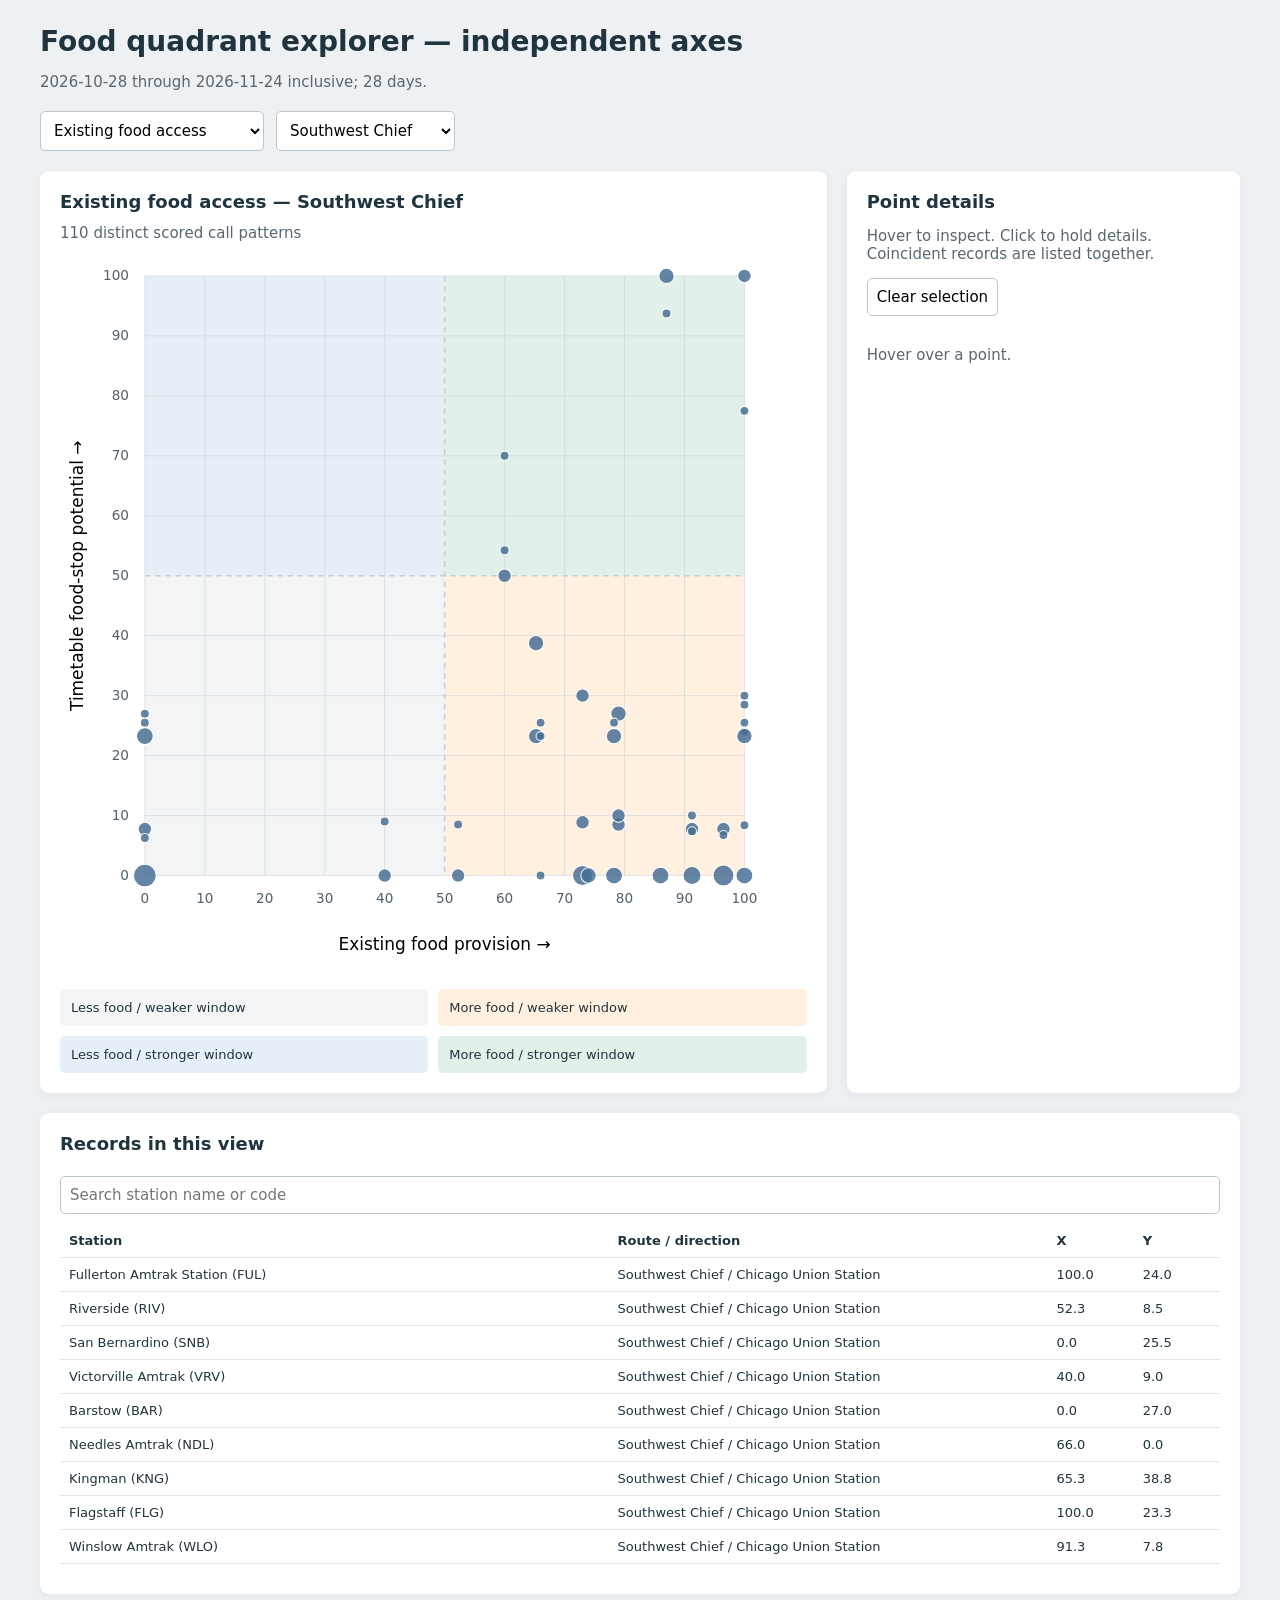
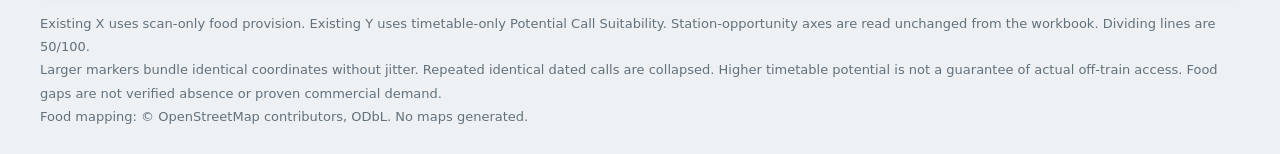
<file: exports/food_quadrants_v2/food_quadrants_v2.html>
<!doctype html><html lang="en"><head><meta charset="utf-8"><meta name="viewport" content="width=device-width,initial-scale=1"><title>Food quadrants</title><style>
*{box-sizing:border-box}body{margin:0;background:#eef1f4;color:#20343f;font:15px system-ui,sans-serif}main{max-width:1250px;margin:auto;padding:25px}h1{margin:0 0 8px;font-size:28px}h2{font-size:18px;margin:0 0 12px}.muted{color:#586771}.controls{display:flex;gap:12px;margin:20px 0;flex-wrap:wrap}select,input,button{padding:9px;border:1px solid #bac7ce;border-radius:5px;background:white;font:inherit}.layout{display:grid;grid-template-columns:minmax(480px,2fr) minmax(270px,1fr);gap:20px}.card{background:white;border-radius:9px;padding:20px;box-shadow:0 2px 8px #20343f10}svg{width:100%;height:auto;display:block}.key{display:grid;grid-template-columns:1fr 1fr;gap:10px;font-size:13px}.key div{padding:11px;border-radius:5px}.record{border-top:1px solid #dde3e7;padding:12px 0;line-height:1.7}.record b{display:block}.tablewrap{max-height:350px;overflow:auto}table{border-collapse:collapse;width:100%;font-size:13px}th,td{text-align:left;padding:9px;border-bottom:1px solid #e1e6ea}th{position:sticky;top:0;background:white}input{width:100%;margin:10px 0}circle{cursor:pointer}circle:hover{stroke:#152d3b;stroke-width:2}.foot{font-size:13px;color:#63717b;line-height:1.8;margin-top:18px}@media(max-width:900px){.layout{grid-template-columns:1fr}main{padding:12px}}
</style></head><body><main><h1>Food quadrant explorer — independent axes</h1><p class="muted" id="period"></p><div class="controls"><select id="mode"><option value="existing">Existing food access</option><option value="opportunity">Station food opportunity</option></select><select id="route"><option>Southwest Chief</option><option>Cardinal</option><option>Silver Meteor</option><option>All selected routes</option></select></div><div class="layout"><section class="card"><h2 id="title"></h2><div class="muted" id="summary"></div><svg id="plot" viewBox="0 0 660 660" aria-label="Quadrant scatter plot"></svg><div class="key" id="key"></div></section><aside class="card"><h2>Point details</h2><p class="muted">Hover to inspect. Click to hold details. Coincident records are listed together.</p><button id="clear">Clear selection</button><div id="details" style="max-height:650px;overflow:auto;margin-top:15px"></div></aside></div><section class="card" style="margin-top:20px"><h2>Records in this view</h2><input id="search" placeholder="Search station name or code"><div class="tablewrap"><table><thead><tr><th>Station</th><th>Route / direction</th><th>X</th><th>Y</th></tr></thead><tbody id="records"></tbody></table></div></section><div class="foot">Existing X uses scan-only food provision. Existing Y uses timetable-only Potential Call Suitability. Station-opportunity axes are read unchanged from the workbook. Dividing lines are 50/100.<br>Larger markers bundle identical coordinates without jitter. Repeated identical dated calls are collapsed. Higher timetable potential is not a guarantee of actual off-train access. Food gaps are not verified absence or proven commercial demand.<br>Food mapping: © OpenStreetMap contributors, ODbL. No maps generated.</div></main><script>
const DATA={"existing": [{"id": "NWK", "name": "Newark", "route": "Cardinal", "direction": "Chicago Union Station", "arrival": "06:57:00", "dwell": 5, "gap": 17, "x": 100, "y": 24, "n": 12}, {"id": "TRE", "name": "Trenton", "route": "Cardinal", "direction": "Chicago Union Station", "arrival": "07:38:00", "dwell": 4, "gap": 58, "x": 96.5, "y": 8, "n": 12}, {"id": "PHL", "name": "Philadelphia", "route": "Cardinal", "direction": "Chicago Union Station", "arrival": "08:07:00", "dwell": 13, "gap": 87, "x": 70.5, "y": 42.5, "n": 12}, {"id": "WIL", "name": "Wilmington", "route": "Cardinal", "direction": "Chicago Union Station", "arrival": "08:42:00", "dwell": 3, "gap": 122, "x": 70.5, "y": 9, "n": 12}, {"id": "BAL", "name": "Baltimore Penn Station", "route": "Cardinal", "direction": "Chicago Union Station", "arrival": "09:35:00", "dwell": 3, "gap": 175, "x": 87, "y": 9, "n": 12}, {"id": "WAS", "name": "Washington Union Station", "route": "Cardinal", "direction": "Chicago Union Station", "arrival": "10:19:00", "dwell": 80, "gap": 219, "x": 100, "y": 90, "n": 12}, {"id": "ALX", "name": "Alexandria", "route": "Cardinal", "direction": "Chicago Union Station", "arrival": "11:59:00", "dwell": 0, "gap": 20, "x": 87, "y": 0, "n": 12}, {"id": "MSS", "name": "Manassas Amtrak Station", "route": "Cardinal", "direction": "Chicago Union Station", "arrival": "12:32:00", "dwell": 0, "gap": 53, "x": 100, "y": 0, "n": 12}, {"id": "CLP", "name": "Culpeper Amtrak Station", "route": "Cardinal", "direction": "Chicago Union Station", "arrival": "13:05:00", "dwell": 0, "gap": 86, "x": 100, "y": 0, "n": 12}, {"id": "CVS", "name": "Charlottesville", "route": "Cardinal", "direction": "Chicago Union Station", "arrival": "14:23:00", "dwell": 9, "gap": 164, "x": 100, "y": 25.125, "n": 12}, {"id": "STA", "name": "Staunton Amtrak Station", "route": "Cardinal", "direction": "Chicago Union Station", "arrival": "15:34:00", "dwell": 0, "gap": 235, "x": 100, "y": 0, "n": 12}, {"id": "CLF", "name": "Clifton Forge Amtrak Station", "route": "Cardinal", "direction": "Chicago Union Station", "arrival": "16:53:00", "dwell": 0, "gap": 314, "x": 53, "y": 0, "n": 12}, {"id": "WSS", "name": "White Sulphur Springs Amtrak", "route": "Cardinal", "direction": "Chicago Union Station", "arrival": "17:45:00", "dwell": 0, "gap": 366, "x": 0, "y": 0, "n": 12}, {"id": "ALD", "name": "Alderson Amtrak", "route": "Cardinal", "direction": "Chicago Union Station", "arrival": "18:16:00", "dwell": 0, "gap": 397, "x": 0, "y": 0, "n": 12}, {"id": "HIN", "name": "Hinton Amtrak Station", "route": "Cardinal", "direction": "Chicago Union Station", "arrival": "18:46:00", "dwell": 0, "gap": 427, "x": 78.25, "y": 0, "n": 12}, {"id": "PRC", "name": "Prince Amtrak Station", "route": "Cardinal", "direction": "Chicago Union Station", "arrival": "19:23:00", "dwell": 0, "gap": 464, "x": 0, "y": 0, "n": 12}, {"id": "THN", "name": "Thurmond Amtrak", "route": "Cardinal", "direction": "Chicago Union Station", "arrival": "19:39:00", "dwell": 0, "gap": 480, "x": 0, "y": 0, "n": 12}, {"id": "MNG", "name": "Montgomery Amtrak", "route": "Cardinal", "direction": "Chicago Union Station", "arrival": "20:30:00", "dwell": 0, "gap": 531, "x": 79, "y": 0, "n": 12}, {"id": "CHW", "name": "Charleston", "route": "Cardinal", "direction": "Chicago Union Station", "arrival": "21:09:00", "dwell": 0, "gap": 570, "x": 40, "y": 0, "n": 12}, {"id": "HUN", "name": "Huntington Amtrak Station", "route": "Cardinal", "direction": "Chicago Union Station", "arrival": "22:24:00", "dwell": 7, "gap": 645, "x": 52.25, "y": 25.5, "n": 12}, {"id": "AKY", "name": "Ashland Amtrak Station", "route": "Cardinal", "direction": "Chicago Union Station", "arrival": "22:54:00", "dwell": 0, "gap": 675, "x": 100, "y": 0, "n": 12}, {"id": "SPM", "name": "South Portsmouth Amtrak", "route": "Cardinal", "direction": "Chicago Union Station", "arrival": "23:37:00", "dwell": 0, "gap": 718, "x": 0, "y": 0, "n": 12}, {"id": "MAY", "name": "Maysville Amtrak Station", "route": "Cardinal", "direction": "Chicago Union Station", "arrival": "00:32:00", "dwell": 0, "gap": 773, "x": 66, "y": 0, "n": 12}, {"id": "CIN", "name": "Cincinnati Union Terminal", "route": "Cardinal", "direction": "Chicago Union Station", "arrival": "02:11:00", "dwell": 10, "gap": 872, "x": 79, "y": 38.75, "n": 12}, {"id": "COI", "name": "Connersville Amtrak", "route": "Cardinal", "direction": "Chicago Union Station", "arrival": "04:16:00", "dwell": 0, "gap": 997, "x": 0, "y": 0, "n": 12}, {"id": "IND", "name": "Indianapolis", "route": "Cardinal", "direction": "Chicago Union Station", "arrival": "05:55:00", "dwell": 30, "gap": 1096, "x": 74, "y": 77.5, "n": 12}, {"id": "CRF", "name": "Crawfordsville Amtrak", "route": "Cardinal", "direction": "Chicago Union Station", "arrival": "07:23:00", "dwell": 0, "gap": 1184, "x": 53, "y": 0, "n": 12}, {"id": "LAF", "name": "Lafayette Amtrak Station", "route": "Cardinal", "direction": "Chicago Union Station", "arrival": "08:01:00", "dwell": 0, "gap": 1222, "x": 100, "y": 0, "n": 12}, {"id": "REN", "name": "Rensselaer Amtrak", "route": "Cardinal", "direction": "Chicago Union Station", "arrival": "08:05:00", "dwell": 0, "gap": 1286, "x": 0, "y": 0, "n": 12}, {"id": "DYE", "name": "Dyer Amtrak", "route": "Cardinal", "direction": "Chicago Union Station", "arrival": "08:54:00", "dwell": 0, "gap": 1335, "x": 0, "y": 0, "n": 12}, {"id": "DYE", "name": "Dyer Amtrak", "route": "Cardinal", "direction": "Ny Moynihan Train Hall At Penn Station", "arrival": "18:54:00", "dwell": 0, "gap": 59, "x": 0, "y": 0, "n": 12}, {"id": "REN", "name": "Rensselaer Amtrak", "route": "Cardinal", "direction": "Ny Moynihan Train Hall At Penn Station", "arrival": "19:45:00", "dwell": 0, "gap": 110, "x": 0, "y": 0, "n": 12}, {"id": "LAF", "name": "Lafayette Amtrak Station", "route": "Cardinal", "direction": "Ny Moynihan Train Hall At Penn Station", "arrival": "21:56:00", "dwell": 0, "gap": 181, "x": 100, "y": 0, "n": 12}, {"id": "CRF", "name": "Crawfordsville Amtrak", "route": "Cardinal", "direction": "Ny Moynihan Train Hall At Penn Station", "arrival": "22:30:00", "dwell": 0, "gap": 215, "x": 53, "y": 0, "n": 12}, {"id": "IND", "name": "Indianapolis", "route": "Cardinal", "direction": "Ny Moynihan Train Hall At Penn Station", "arrival": "23:49:00", "dwell": 26, "gap": 294, "x": 74, "y": 72.5, "n": 12}, {"id": "COI", "name": "Connersville Amtrak", "route": "Cardinal", "direction": "Ny Moynihan Train Hall At Penn Station", "arrival": "01:31:00", "dwell": 0, "gap": 396, "x": 0, "y": 0, "n": 12}, {"id": "CIN", "name": "Cincinnati Union Terminal", "route": "Cardinal", "direction": "Ny Moynihan Train Hall At Penn Station", "arrival": "03:27:00", "dwell": 10, "gap": 512, "x": 79, "y": 38.75, "n": 11}, {"id": "MAY", "name": "Maysville Amtrak Station", "route": "Cardinal", "direction": "Ny Moynihan Train Hall At Penn Station", "arrival": "05:02:00", "dwell": 0, "gap": 607, "x": 66, "y": 0, "n": 11}, {"id": "SPM", "name": "South Portsmouth Amtrak", "route": "Cardinal", "direction": "Ny Moynihan Train Hall At Penn Station", "arrival": "05:55:00", "dwell": 0, "gap": 660, "x": 0, "y": 0, "n": 11}, {"id": "AKY", "name": "Ashland Amtrak Station", "route": "Cardinal", "direction": "Ny Moynihan Train Hall At Penn Station", "arrival": "06:45:00", "dwell": 0, "gap": 710, "x": 100, "y": 0, "n": 11}, {"id": "HUN", "name": "Huntington Amtrak Station", "route": "Cardinal", "direction": "Ny Moynihan Train Hall At Penn Station", "arrival": "07:19:00", "dwell": 7, "gap": 744, "x": 52.25, "y": 30, "n": 11}, {"id": "CHW", "name": "Charleston", "route": "Cardinal", "direction": "Ny Moynihan Train Hall At Penn Station", "arrival": "08:31:00", "dwell": 0, "gap": 816, "x": 40, "y": 0, "n": 11}, {"id": "MNG", "name": "Montgomery Amtrak", "route": "Cardinal", "direction": "Ny Moynihan Train Hall At Penn Station", "arrival": "09:02:00", "dwell": 0, "gap": 847, "x": 79, "y": 0, "n": 11}, {"id": "THN", "name": "Thurmond Amtrak", "route": "Cardinal", "direction": "Ny Moynihan Train Hall At Penn Station", "arrival": "09:56:00", "dwell": 0, "gap": 901, "x": 0, "y": 0, "n": 11}, {"id": "PRC", "name": "Prince Amtrak Station", "route": "Cardinal", "direction": "Ny Moynihan Train Hall At Penn Station", "arrival": "10:18:00", "dwell": 0, "gap": 923, "x": 0, "y": 0, "n": 11}, {"id": "HIN", "name": "Hinton Amtrak Station", "route": "Cardinal", "direction": "Ny Moynihan Train Hall At Penn Station", "arrival": "10:50:00", "dwell": 0, "gap": 955, "x": 78.25, "y": 0, "n": 11}, {"id": "ALD", "name": "Alderson Amtrak", "route": "Cardinal", "direction": "Ny Moynihan Train Hall At Penn Station", "arrival": "11:18:00", "dwell": 0, "gap": 983, "x": 0, "y": 0, "n": 11}, {"id": "WSS", "name": "White Sulphur Springs Amtrak", "route": "Cardinal", "direction": "Ny Moynihan Train Hall At Penn Station", "arrival": "12:01:00", "dwell": 0, "gap": 1026, "x": 0, "y": 0, "n": 11}, {"id": "CLF", "name": "Clifton Forge Amtrak Station", "route": "Cardinal", "direction": "Ny Moynihan Train Hall At Penn Station", "arrival": "13:09:00", "dwell": 0, "gap": 1094, "x": 53, "y": 0, "n": 11}, {"id": "STA", "name": "Staunton Amtrak Station", "route": "Cardinal", "direction": "Ny Moynihan Train Hall At Penn Station", "arrival": "14:28:00", "dwell": 0, "gap": 1173, "x": 100, "y": 0, "n": 11}, {"id": "CVS", "name": "Charlottesville", "route": "Cardinal", "direction": "Ny Moynihan Train Hall At Penn Station", "arrival": "15:35:00", "dwell": 9, "gap": 1240, "x": 100, "y": 28.125, "n": 11}, {"id": "CLP", "name": "Culpeper Amtrak Station", "route": "Cardinal", "direction": "Ny Moynihan Train Hall At Penn Station", "arrival": "17:00:00", "dwell": 0, "gap": 1325, "x": 100, "y": 0, "n": 11}, {"id": "MSS", "name": "Manassas Amtrak Station", "route": "Cardinal", "direction": "Ny Moynihan Train Hall At Penn Station", "arrival": "17:35:00", "dwell": 0, "gap": 1360, "x": 100, "y": 0, "n": 11}, {"id": "ALX", "name": "Alexandria", "route": "Cardinal", "direction": "Ny Moynihan Train Hall At Penn Station", "arrival": "18:27:00", "dwell": 0, "gap": 1412, "x": 87, "y": 0, "n": 11}, {"id": "WAS", "name": "Washington Union Station", "route": "Cardinal", "direction": "Ny Moynihan Train Hall At Penn Station", "arrival": "18:44:00", "dwell": 25, "gap": 1429, "x": 100, "y": 100, "n": 11}, {"id": "BAL", "name": "Baltimore Penn Station", "route": "Cardinal", "direction": "Ny Moynihan Train Hall At Penn Station", "arrival": "19:41:00", "dwell": 0, "gap": 1486, "x": 87, "y": 0, "n": 11}, {"id": "WIL", "name": "Wilmington", "route": "Cardinal", "direction": "Ny Moynihan Train Hall At Penn Station", "arrival": "20:30:00", "dwell": 0, "gap": 1535, "x": 70.5, "y": 0, "n": 11}, {"id": "PHL", "name": "Philadelphia", "route": "Cardinal", "direction": "Ny Moynihan Train Hall At Penn Station", "arrival": "20:51:00", "dwell": 5, "gap": 1556, "x": 70.5, "y": 30, "n": 6}, {"id": "TRE", "name": "Trenton", "route": "Cardinal", "direction": "Ny Moynihan Train Hall At Penn Station", "arrival": "21:27:00", "dwell": 0, "gap": 1592, "x": 96.5, "y": 0, "n": 7}, {"id": "NWK", "name": "Newark", "route": "Cardinal", "direction": "Ny Moynihan Train Hall At Penn Station", "arrival": "22:03:00", "dwell": 0, "gap": 1628, "x": 100, "y": 0, "n": 7}, {"id": "CIN", "name": "Cincinnati Union Terminal", "route": "Cardinal", "direction": "Ny Moynihan Train Hall At Penn Station", "arrival": "02:27:00", "dwell": 10, "gap": 512, "x": 79, "y": 38.75, "n": 1}, {"id": "MAY", "name": "Maysville Amtrak Station", "route": "Cardinal", "direction": "Ny Moynihan Train Hall At Penn Station", "arrival": "04:02:00", "dwell": 0, "gap": 607, "x": 66, "y": 0, "n": 1}, {"id": "SPM", "name": "South Portsmouth Amtrak", "route": "Cardinal", "direction": "Ny Moynihan Train Hall At Penn Station", "arrival": "04:55:00", "dwell": 0, "gap": 660, "x": 0, "y": 0, "n": 1}, {"id": "AKY", "name": "Ashland Amtrak Station", "route": "Cardinal", "direction": "Ny Moynihan Train Hall At Penn Station", "arrival": "05:45:00", "dwell": 0, "gap": 710, "x": 100, "y": 0, "n": 1}, {"id": "HUN", "name": "Huntington Amtrak Station", "route": "Cardinal", "direction": "Ny Moynihan Train Hall At Penn Station", "arrival": "06:19:00", "dwell": 7, "gap": 744, "x": 52.25, "y": 30, "n": 1}, {"id": "CHW", "name": "Charleston", "route": "Cardinal", "direction": "Ny Moynihan Train Hall At Penn Station", "arrival": "07:31:00", "dwell": 0, "gap": 816, "x": 40, "y": 0, "n": 1}, {"id": "MNG", "name": "Montgomery Amtrak", "route": "Cardinal", "direction": "Ny Moynihan Train Hall At Penn Station", "arrival": "08:02:00", "dwell": 0, "gap": 847, "x": 79, "y": 0, "n": 1}, {"id": "THN", "name": "Thurmond Amtrak", "route": "Cardinal", "direction": "Ny Moynihan Train Hall At Penn Station", "arrival": "08:56:00", "dwell": 0, "gap": 901, "x": 0, "y": 0, "n": 1}, {"id": "PRC", "name": "Prince Amtrak Station", "route": "Cardinal", "direction": "Ny Moynihan Train Hall At Penn Station", "arrival": "09:18:00", "dwell": 0, "gap": 923, "x": 0, "y": 0, "n": 1}, {"id": "HIN", "name": "Hinton Amtrak Station", "route": "Cardinal", "direction": "Ny Moynihan Train Hall At Penn Station", "arrival": "09:50:00", "dwell": 0, "gap": 955, "x": 78.25, "y": 0, "n": 1}, {"id": "ALD", "name": "Alderson Amtrak", "route": "Cardinal", "direction": "Ny Moynihan Train Hall At Penn Station", "arrival": "10:18:00", "dwell": 0, "gap": 983, "x": 0, "y": 0, "n": 1}, {"id": "WSS", "name": "White Sulphur Springs Amtrak", "route": "Cardinal", "direction": "Ny Moynihan Train Hall At Penn Station", "arrival": "11:01:00", "dwell": 0, "gap": 1026, "x": 0, "y": 0, "n": 1}, {"id": "CLF", "name": "Clifton Forge Amtrak Station", "route": "Cardinal", "direction": "Ny Moynihan Train Hall At Penn Station", "arrival": "12:09:00", "dwell": 0, "gap": 1094, "x": 53, "y": 0, "n": 1}, {"id": "STA", "name": "Staunton Amtrak Station", "route": "Cardinal", "direction": "Ny Moynihan Train Hall At Penn Station", "arrival": "13:28:00", "dwell": 0, "gap": 1173, "x": 100, "y": 0, "n": 1}, {"id": "CVS", "name": "Charlottesville", "route": "Cardinal", "direction": "Ny Moynihan Train Hall At Penn Station", "arrival": "14:35:00", "dwell": 9, "gap": 1240, "x": 100, "y": 28.125, "n": 1}, {"id": "CLP", "name": "Culpeper Amtrak Station", "route": "Cardinal", "direction": "Ny Moynihan Train Hall At Penn Station", "arrival": "16:00:00", "dwell": 0, "gap": 1325, "x": 100, "y": 0, "n": 1}, {"id": "MSS", "name": "Manassas Amtrak Station", "route": "Cardinal", "direction": "Ny Moynihan Train Hall At Penn Station", "arrival": "16:35:00", "dwell": 0, "gap": 1360, "x": 100, "y": 0, "n": 1}, {"id": "ALX", "name": "Alexandria", "route": "Cardinal", "direction": "Ny Moynihan Train Hall At Penn Station", "arrival": "17:27:00", "dwell": 0, "gap": 1412, "x": 87, "y": 0, "n": 1}, {"id": "WAS", "name": "Washington Union Station", "route": "Cardinal", "direction": "Ny Moynihan Train Hall At Penn Station", "arrival": "17:44:00", "dwell": 25, "gap": 1429, "x": 100, "y": 100, "n": 1}, {"id": "BAL", "name": "Baltimore Penn Station", "route": "Cardinal", "direction": "Ny Moynihan Train Hall At Penn Station", "arrival": "18:41:00", "dwell": 0, "gap": 1486, "x": 87, "y": 0, "n": 1}, {"id": "WIL", "name": "Wilmington", "route": "Cardinal", "direction": "Ny Moynihan Train Hall At Penn Station", "arrival": "19:30:00", "dwell": 0, "gap": 1535, "x": 70.5, "y": 0, "n": 1}, {"id": "PHL", "name": "Philadelphia", "route": "Cardinal", "direction": "Ny Moynihan Train Hall At Penn Station", "arrival": "19:51:00", "dwell": 5, "gap": 1556, "x": 70.5, "y": 30, "n": 1}, {"id": "TRE", "name": "Trenton", "route": "Cardinal", "direction": "Ny Moynihan Train Hall At Penn Station", "arrival": "20:27:00", "dwell": 0, "gap": 1592, "x": 96.5, "y": 0, "n": 1}, {"id": "NWK", "name": "Newark", "route": "Cardinal", "direction": "Ny Moynihan Train Hall At Penn Station", "arrival": "21:03:00", "dwell": 0, "gap": 1628, "x": 100, "y": 0, "n": 1}, {"id": "PHL", "name": "Philadelphia", "route": "Cardinal", "direction": "Ny Moynihan Train Hall At Penn Station", "arrival": "20:56:00", "dwell": 5, "gap": 1561, "x": 70.5, "y": 30, "n": 5}, {"id": "TRE", "name": "Trenton", "route": "Cardinal", "direction": "Ny Moynihan Train Hall At Penn Station", "arrival": "21:32:00", "dwell": 0, "gap": 1597, "x": 96.5, "y": 0, "n": 4}, {"id": "NWK", "name": "Newark", "route": "Cardinal", "direction": "Ny Moynihan Train Hall At Penn Station", "arrival": "22:08:00", "dwell": 0, "gap": 1633, "x": 100, "y": 0, "n": 4}, {"id": "NWK", "name": "Newark", "route": "Silver Meteor", "direction": "Miami Amtrak Station", "arrival": "14:50:00", "dwell": 3, "gap": 20, "x": 100, "y": 7.375, "n": 28}, {"id": "TRE", "name": "Trenton", "route": "Silver Meteor", "direction": "Miami Amtrak Station", "arrival": "15:30:00", "dwell": 4, "gap": 60, "x": 96.5, "y": 7.875, "n": 28}, {"id": "PHL", "name": "Philadelphia", "route": "Silver Meteor", "direction": "Miami Amtrak Station", "arrival": "16:05:00", "dwell": 10, "gap": 95, "x": 70.5, "y": 39.375, "n": 28}, {"id": "WIL", "name": "Wilmington", "route": "Silver Meteor", "direction": "Miami Amtrak Station", "arrival": "16:38:00", "dwell": 4, "gap": 128, "x": 70.5, "y": 8.375, "n": 28}, {"id": "BAL", "name": "Baltimore Penn Station", "route": "Silver Meteor", "direction": "Miami Amtrak Station", "arrival": "17:38:00", "dwell": 0, "gap": 188, "x": 87, "y": 0, "n": 28}, {"id": "WAS", "name": "Washington Union Station", "route": "Silver Meteor", "direction": "Miami Amtrak Station", "arrival": "18:26:00", "dwell": 58, "gap": 236, "x": 100, "y": 90, "n": 28}, {"id": "ALX", "name": "Alexandria", "route": "Silver Meteor", "direction": "Miami Amtrak Station", "arrival": "19:41:00", "dwell": 4, "gap": 17, "x": 87, "y": 8, "n": 28}, {"id": "FBG", "name": "Fredericksburg Amtrak", "route": "Silver Meteor", "direction": "Miami Amtrak Station", "arrival": "20:32:00", "dwell": 3, "gap": 68, "x": 100, "y": 8.5, "n": 28}, {"id": "RVR", "name": "Richmond Staples Mill Road Amtrak Station", "route": "Silver Meteor", "direction": "Miami Amtrak Station", "arrival": "21:39:00", "dwell": 10, "gap": 135, "x": 40, "y": 37.5, "n": 28}, {"id": "PTB", "name": "Petersburg Amtrak Station", "route": "Silver Meteor", "direction": "Miami Amtrak Station", "arrival": "22:21:00", "dwell": 2, "gap": 177, "x": 47, "y": 0, "n": 28}, {"id": "RMT", "name": "Rocky Mount", "route": "Silver Meteor", "direction": "Miami Amtrak Station", "arrival": "23:52:00", "dwell": 3, "gap": 268, "x": 27, "y": 7.25, "n": 28}, {"id": "FAY", "name": "Fayetteville Amtrak Station", "route": "Silver Meteor", "direction": "Miami Amtrak Station", "arrival": "01:17:00", "dwell": 10, "gap": 353, "x": 83.5, "y": 36.25, "n": 28}, {"id": "FLO", "name": "Florence Amtrak Station", "route": "Silver Meteor", "direction": "Miami Amtrak Station", "arrival": "03:10:00", "dwell": 8, "gap": 466, "x": 0, "y": 23.25, "n": 27}, {"id": "KTR", "name": "Kingstree Amtrak Station", "route": "Silver Meteor", "direction": "Miami Amtrak Station", "arrival": "03:53:00", "dwell": 3, "gap": 509, "x": 0, "y": 7.75, "n": 27}, {"id": "CHS", "name": "Charleston Amtrak Station", "route": "Silver Meteor", "direction": "Miami Amtrak Station", "arrival": "04:48:00", "dwell": 8, "gap": 564, "x": 27, "y": 23.25, "n": 27}, {"id": "YEM", "name": "Yemassee Amtrak", "route": "Silver Meteor", "direction": "Miami Amtrak Station", "arrival": "05:44:00", "dwell": 4, "gap": 620, "x": 0, "y": 7.75, "n": 27}, {"id": "SAV", "name": "Savannah", "route": "Silver Meteor", "direction": "Miami Amtrak Station", "arrival": "06:43:00", "dwell": 6, "gap": 679, "x": 0, "y": 30, "n": 27}, {"id": "JSP", "name": "Jesup Amtrak Station", "route": "Silver Meteor", "direction": "Miami Amtrak Station", "arrival": "07:43:00", "dwell": 4, "gap": 739, "x": 40, "y": 10, "n": 27}, {"id": "JAX", "name": "Jacksonville", "route": "Silver Meteor", "direction": "Miami Amtrak Station", "arrival": "09:24:00", "dwell": 25, "gap": 840, "x": 0, "y": 100, "n": 27}, {"id": "PAK", "name": "Palatka Amtrak", "route": "Silver Meteor", "direction": "Miami Amtrak Station", "arrival": "10:52:00", "dwell": 3, "gap": 928, "x": 27, "y": 10, "n": 27}, {"id": "DLD", "name": "Deland", "route": "Silver Meteor", "direction": "Miami Amtrak Station", "arrival": "11:50:00", "dwell": 3, "gap": 986, "x": 0, "y": 10, "n": 27}, {"id": "WPK", "name": "Winter Park Amtrak Station", "route": "Silver Meteor", "direction": "Miami Amtrak Station", "arrival": "12:39:00", "dwell": 2, "gap": 1035, "x": 87, "y": 0, "n": 27}, {"id": "ORL", "name": "Orlando", "route": "Silver Meteor", "direction": "Miami Amtrak Station", "arrival": "13:04:00", "dwell": 15, "gap": 1060, "x": 0, "y": 70, "n": 27}, {"id": "KIS", "name": "Kissimmee Amtrak Station", "route": "Silver Meteor", "direction": "Miami Amtrak Station", "arrival": "13:38:00", "dwell": 3, "gap": 1094, "x": 96.5, "y": 10, "n": 27}, {"id": "WTH", "name": "Winter Haven", "route": "Silver Meteor", "direction": "Miami Amtrak Station", "arrival": "14:30:00", "dwell": 3, "gap": 1146, "x": 27, "y": 9.375, "n": 27}, {"id": "SBG", "name": "Sebring Amtrak Station", "route": "Silver Meteor", "direction": "Miami Amtrak Station", "arrival": "15:11:00", "dwell": 3, "gap": 1187, "x": 34, "y": 9.375, "n": 27}, {"id": "WPB", "name": "West Palm Beach Amtrak Station", "route": "Silver Meteor", "direction": "Miami Amtrak Station", "arrival": "17:10:00", "dwell": 0, "gap": 1306, "x": 0, "y": 0, "n": 27}, {"id": "DLB", "name": "Delray Beach Amtrak", "route": "Silver Meteor", "direction": "Miami Amtrak Station", "arrival": "17:33:00", "dwell": 0, "gap": 1329, "x": 0, "y": 0, "n": 27}, {"id": "DFB", "name": "Deerfield Beach Amtrak Station", "route": "Silver Meteor", "direction": "Miami Amtrak Station", "arrival": "17:47:00", "dwell": 0, "gap": 1343, "x": 0, "y": 0, "n": 27}, {"id": "FTL", "name": "Fort Lauderdale Amtrak Station", "route": "Silver Meteor", "direction": "Miami Amtrak Station", "arrival": "18:06:00", "dwell": 0, "gap": 1362, "x": 0, "y": 0, "n": 27}, {"id": "HOL", "name": "Hollywood Amtrak Station", "route": "Silver Meteor", "direction": "Miami Amtrak Station", "arrival": "18:21:00", "dwell": 0, "gap": 1377, "x": 47, "y": 0, "n": 27}, {"id": "FLO", "name": "Florence Amtrak Station", "route": "Silver Meteor", "direction": "Miami Amtrak Station", "arrival": "02:10:00", "dwell": 8, "gap": 466, "x": 0, "y": 23.25, "n": 1}, {"id": "KTR", "name": "Kingstree Amtrak Station", "route": "Silver Meteor", "direction": "Miami Amtrak Station", "arrival": "02:53:00", "dwell": 3, "gap": 509, "x": 0, "y": 7.75, "n": 1}, {"id": "CHS", "name": "Charleston Amtrak Station", "route": "Silver Meteor", "direction": "Miami Amtrak Station", "arrival": "03:48:00", "dwell": 8, "gap": 564, "x": 27, "y": 23.25, "n": 1}, {"id": "YEM", "name": "Yemassee Amtrak", "route": "Silver Meteor", "direction": "Miami Amtrak Station", "arrival": "04:44:00", "dwell": 4, "gap": 620, "x": 0, "y": 7.75, "n": 1}, {"id": "SAV", "name": "Savannah", "route": "Silver Meteor", "direction": "Miami Amtrak Station", "arrival": "05:43:00", "dwell": 6, "gap": 679, "x": 0, "y": 23.25, "n": 1}, {"id": "JSP", "name": "Jesup Amtrak Station", "route": "Silver Meteor", "direction": "Miami Amtrak Station", "arrival": "06:43:00", "dwell": 4, "gap": 739, "x": 40, "y": 10, "n": 1}, {"id": "JAX", "name": "Jacksonville", "route": "Silver Meteor", "direction": "Miami Amtrak Station", "arrival": "08:24:00", "dwell": 25, "gap": 840, "x": 0, "y": 100, "n": 1}, {"id": "PAK", "name": "Palatka Amtrak", "route": "Silver Meteor", "direction": "Miami Amtrak Station", "arrival": "09:52:00", "dwell": 3, "gap": 928, "x": 27, "y": 10, "n": 1}, {"id": "DLD", "name": "Deland", "route": "Silver Meteor", "direction": "Miami Amtrak Station", "arrival": "10:50:00", "dwell": 3, "gap": 986, "x": 0, "y": 10, "n": 1}, {"id": "WPK", "name": "Winter Park Amtrak Station", "route": "Silver Meteor", "direction": "Miami Amtrak Station", "arrival": "11:39:00", "dwell": 2, "gap": 1035, "x": 87, "y": 0, "n": 1}, {"id": "ORL", "name": "Orlando", "route": "Silver Meteor", "direction": "Miami Amtrak Station", "arrival": "12:04:00", "dwell": 15, "gap": 1060, "x": 0, "y": 70, "n": 1}, {"id": "KIS", "name": "Kissimmee Amtrak Station", "route": "Silver Meteor", "direction": "Miami Amtrak Station", "arrival": "12:38:00", "dwell": 3, "gap": 1094, "x": 96.5, "y": 10, "n": 1}, {"id": "WTH", "name": "Winter Haven", "route": "Silver Meteor", "direction": "Miami Amtrak Station", "arrival": "13:30:00", "dwell": 3, "gap": 1146, "x": 27, "y": 10, "n": 1}, {"id": "SBG", "name": "Sebring Amtrak Station", "route": "Silver Meteor", "direction": "Miami Amtrak Station", "arrival": "14:11:00", "dwell": 3, "gap": 1187, "x": 34, "y": 9.375, "n": 1}, {"id": "WPB", "name": "West Palm Beach Amtrak Station", "route": "Silver Meteor", "direction": "Miami Amtrak Station", "arrival": "16:10:00", "dwell": 0, "gap": 1306, "x": 0, "y": 0, "n": 1}, {"id": "DLB", "name": "Delray Beach Amtrak", "route": "Silver Meteor", "direction": "Miami Amtrak Station", "arrival": "16:33:00", "dwell": 0, "gap": 1329, "x": 0, "y": 0, "n": 1}, {"id": "DFB", "name": "Deerfield Beach Amtrak Station", "route": "Silver Meteor", "direction": "Miami Amtrak Station", "arrival": "16:47:00", "dwell": 0, "gap": 1343, "x": 0, "y": 0, "n": 1}, {"id": "FTL", "name": "Fort Lauderdale Amtrak Station", "route": "Silver Meteor", "direction": "Miami Amtrak Station", "arrival": "17:06:00", "dwell": 0, "gap": 1362, "x": 0, "y": 0, "n": 1}, {"id": "HOL", "name": "Hollywood Amtrak Station", "route": "Silver Meteor", "direction": "Miami Amtrak Station", "arrival": "17:21:00", "dwell": 0, "gap": 1377, "x": 47, "y": 0, "n": 1}, {"id": "HOL", "name": "Hollywood Amtrak Station", "route": "Silver Meteor", "direction": "Ny Moynihan Train Hall At Penn Station", "arrival": "07:29:00", "dwell": 0, "gap": 24, "x": 47, "y": 0, "n": 28}, {"id": "FTL", "name": "Fort Lauderdale Amtrak Station", "route": "Silver Meteor", "direction": "Ny Moynihan Train Hall At Penn Station", "arrival": "07:45:00", "dwell": 0, "gap": 40, "x": 0, "y": 0, "n": 28}, {"id": "DFB", "name": "Deerfield Beach Amtrak Station", "route": "Silver Meteor", "direction": "Ny Moynihan Train Hall At Penn Station", "arrival": "08:03:00", "dwell": 0, "gap": 58, "x": 0, "y": 0, "n": 28}, {"id": "DLB", "name": "Delray Beach Amtrak", "route": "Silver Meteor", "direction": "Ny Moynihan Train Hall At Penn Station", "arrival": "08:17:00", "dwell": 0, "gap": 72, "x": 0, "y": 0, "n": 28}, {"id": "WPB", "name": "West Palm Beach Amtrak Station", "route": "Silver Meteor", "direction": "Ny Moynihan Train Hall At Penn Station", "arrival": "08:42:00", "dwell": 0, "gap": 97, "x": 0, "y": 0, "n": 28}, {"id": "SBG", "name": "Sebring Amtrak Station", "route": "Silver Meteor", "direction": "Ny Moynihan Train Hall At Penn Station", "arrival": "10:21:00", "dwell": 2, "gap": 196, "x": 34, "y": 0, "n": 28}, {"id": "WTH", "name": "Winter Haven", "route": "Silver Meteor", "direction": "Ny Moynihan Train Hall At Penn Station", "arrival": "11:03:00", "dwell": 5, "gap": 238, "x": 27, "y": 27, "n": 28}, {"id": "KIS", "name": "Kissimmee Amtrak Station", "route": "Silver Meteor", "direction": "Ny Moynihan Train Hall At Penn Station", "arrival": "11:54:00", "dwell": 3, "gap": 289, "x": 96.5, "y": 9.5, "n": 28}, {"id": "ORL", "name": "Orlando", "route": "Silver Meteor", "direction": "Ny Moynihan Train Hall At Penn Station", "arrival": "12:22:00", "dwell": 14, "gap": 317, "x": 0, "y": 47.5, "n": 28}, {"id": "WPK", "name": "Winter Park Amtrak Station", "route": "Silver Meteor", "direction": "Ny Moynihan Train Hall At Penn Station", "arrival": "12:51:00", "dwell": 2, "gap": 346, "x": 87, "y": 0, "n": 28}, {"id": "DLD", "name": "Deland", "route": "Silver Meteor", "direction": "Ny Moynihan Train Hall At Penn Station", "arrival": "13:38:00", "dwell": 2, "gap": 393, "x": 0, "y": 0, "n": 28}, {"id": "PAK", "name": "Palatka Amtrak", "route": "Silver Meteor", "direction": "Ny Moynihan Train Hall At Penn Station", "arrival": "14:27:00", "dwell": 3, "gap": 442, "x": 27, "y": 9.375, "n": 28}, {"id": "JAX", "name": "Jacksonville", "route": "Silver Meteor", "direction": "Ny Moynihan Train Hall At Penn Station", "arrival": "15:51:00", "dwell": 20, "gap": 526, "x": 0, "y": 79.688, "n": 28}, {"id": "JSP", "name": "Jesup Amtrak Station", "route": "Silver Meteor", "direction": "Ny Moynihan Train Hall At Penn Station", "arrival": "17:30:00", "dwell": 5, "gap": 625, "x": 40, "y": 30, "n": 28}, {"id": "SAV", "name": "Savannah", "route": "Silver Meteor", "direction": "Ny Moynihan Train Hall At Penn Station", "arrival": "18:37:00", "dwell": 8, "gap": 692, "x": 0, "y": 30, "n": 28}, {"id": "YEM", "name": "Yemassee Amtrak", "route": "Silver Meteor", "direction": "Ny Moynihan Train Hall At Penn Station", "arrival": "19:30:00", "dwell": 4, "gap": 745, "x": 0, "y": 10, "n": 28}, {"id": "CHS", "name": "Charleston Amtrak Station", "route": "Silver Meteor", "direction": "Ny Moynihan Train Hall At Penn Station", "arrival": "20:25:00", "dwell": 9, "gap": 800, "x": 27, "y": 30, "n": 28}, {"id": "KTR", "name": "Kingstree Amtrak Station", "route": "Silver Meteor", "direction": "Ny Moynihan Train Hall At Penn Station", "arrival": "21:25:00", "dwell": 3, "gap": 860, "x": 0, "y": 8.5, "n": 28}, {"id": "FLO", "name": "Florence Amtrak Station", "route": "Silver Meteor", "direction": "Ny Moynihan Train Hall At Penn Station", "arrival": "22:22:00", "dwell": 10, "gap": 917, "x": 0, "y": 42.5, "n": 28}, {"id": "FAY", "name": "Fayetteville Amtrak Station", "route": "Silver Meteor", "direction": "Ny Moynihan Train Hall At Penn Station", "arrival": "23:47:00", "dwell": 10, "gap": 1002, "x": 83.5, "y": 38.75, "n": 28}, {"id": "RMT", "name": "Rocky Mount", "route": "Silver Meteor", "direction": "Ny Moynihan Train Hall At Penn Station", "arrival": "01:25:00", "dwell": 4, "gap": 1100, "x": 27, "y": 7.75, "n": 28}, {"id": "PTB", "name": "Petersburg Amtrak Station", "route": "Silver Meteor", "direction": "Ny Moynihan Train Hall At Penn Station", "arrival": "02:50:00", "dwell": 3, "gap": 1185, "x": 47, "y": 7.75, "n": 27}, {"id": "RVR", "name": "Richmond Staples Mill Road Amtrak Station", "route": "Silver Meteor", "direction": "Ny Moynihan Train Hall At Penn Station", "arrival": "03:42:00", "dwell": 10, "gap": 1237, "x": 40, "y": 38.75, "n": 27}, {"id": "FBG", "name": "Fredericksburg Amtrak", "route": "Silver Meteor", "direction": "Ny Moynihan Train Hall At Penn Station", "arrival": "04:49:00", "dwell": 0, "gap": 1304, "x": 100, "y": 0, "n": 24}, {"id": "ALX", "name": "Alexandria", "route": "Silver Meteor", "direction": "Ny Moynihan Train Hall At Penn Station", "arrival": "05:54:00", "dwell": 0, "gap": 1369, "x": 87, "y": 0, "n": 27}, {"id": "WAS", "name": "Washington Union Station", "route": "Silver Meteor", "direction": "Ny Moynihan Train Hall At Penn Station", "arrival": "06:25:00", "dwell": 65, "gap": 1400, "x": 100, "y": 100, "n": 23}, {"id": "BAL", "name": "Baltimore Penn Station", "route": "Silver Meteor", "direction": "Ny Moynihan Train Hall At Penn Station", "arrival": "08:07:00", "dwell": 4, "gap": 37, "x": 87, "y": 8, "n": 23}, {"id": "WIL", "name": "Wilmington", "route": "Silver Meteor", "direction": "Ny Moynihan Train Hall At Penn Station", "arrival": "09:00:00", "dwell": 4, "gap": 90, "x": 70.5, "y": 8.5, "n": 23}, {"id": "PHL", "name": "Philadelphia", "route": "Silver Meteor", "direction": "Ny Moynihan Train Hall At Penn Station", "arrival": "09:25:00", "dwell": 5, "gap": 115, "x": 70.5, "y": 25.5, "n": 23}, {"id": "TRE", "name": "Trenton", "route": "Silver Meteor", "direction": "Ny Moynihan Train Hall At Penn Station", "arrival": "09:58:00", "dwell": 2, "gap": 148, "x": 96.5, "y": 0, "n": 23}, {"id": "NWK", "name": "Newark", "route": "Silver Meteor", "direction": "Ny Moynihan Train Hall At Penn Station", "arrival": "10:37:00", "dwell": 2, "gap": 187, "x": 100, "y": 0, "n": 23}, {"id": "PTB", "name": "Petersburg Amtrak Station", "route": "Silver Meteor", "direction": "Ny Moynihan Train Hall At Penn Station", "arrival": "01:50:00", "dwell": 3, "gap": 1185, "x": 47, "y": 7.75, "n": 1}, {"id": "RVR", "name": "Richmond Staples Mill Road Amtrak Station", "route": "Silver Meteor", "direction": "Ny Moynihan Train Hall At Penn Station", "arrival": "02:42:00", "dwell": 10, "gap": 1237, "x": 40, "y": 38.75, "n": 1}, {"id": "FBG", "name": "Fredericksburg Amtrak", "route": "Silver Meteor", "direction": "Ny Moynihan Train Hall At Penn Station", "arrival": "03:46:00", "dwell": 0, "gap": 1301, "x": 100, "y": 0, "n": 1}, {"id": "ALX", "name": "Alexandria", "route": "Silver Meteor", "direction": "Ny Moynihan Train Hall At Penn Station", "arrival": "04:54:00", "dwell": 0, "gap": 1369, "x": 87, "y": 0, "n": 1}, {"id": "WAS", "name": "Washington Union Station", "route": "Silver Meteor", "direction": "Ny Moynihan Train Hall At Penn Station", "arrival": "05:25:00", "dwell": 38, "gap": 1400, "x": 100, "y": 77.5, "n": 1}, {"id": "BAL", "name": "Baltimore Penn Station", "route": "Silver Meteor", "direction": "Ny Moynihan Train Hall At Penn Station", "arrival": "06:40:00", "dwell": 4, "gap": 37, "x": 87, "y": 8, "n": 1}, {"id": "WIL", "name": "Wilmington", "route": "Silver Meteor", "direction": "Ny Moynihan Train Hall At Penn Station", "arrival": "07:33:00", "dwell": 4, "gap": 90, "x": 70.5, "y": 8.5, "n": 1}, {"id": "PHL", "name": "Philadelphia", "route": "Silver Meteor", "direction": "Ny Moynihan Train Hall At Penn Station", "arrival": "08:08:00", "dwell": 5, "gap": 125, "x": 70.5, "y": 27, "n": 1}, {"id": "TRE", "name": "Trenton", "route": "Silver Meteor", "direction": "Ny Moynihan Train Hall At Penn Station", "arrival": "08:41:00", "dwell": 2, "gap": 158, "x": 96.5, "y": 0, "n": 1}, {"id": "NWK", "name": "Newark", "route": "Silver Meteor", "direction": "Ny Moynihan Train Hall At Penn Station", "arrival": "09:18:00", "dwell": 2, "gap": 195, "x": 100, "y": 0, "n": 1}, {"id": "WAS", "name": "Washington Union Station", "route": "Silver Meteor", "direction": "Ny Moynihan Train Hall At Penn Station", "arrival": "06:25:00", "dwell": 40, "gap": 1400, "x": 100, "y": 100, "n": 1}, {"id": "BAL", "name": "Baltimore Penn Station", "route": "Silver Meteor", "direction": "Ny Moynihan Train Hall At Penn Station", "arrival": "07:48:00", "dwell": 4, "gap": 43, "x": 87, "y": 8, "n": 1}, {"id": "WIL", "name": "Wilmington", "route": "Silver Meteor", "direction": "Ny Moynihan Train Hall At Penn Station", "arrival": "08:45:00", "dwell": 4, "gap": 100, "x": 70.5, "y": 8.5, "n": 1}, {"id": "PHL", "name": "Philadelphia", "route": "Silver Meteor", "direction": "Ny Moynihan Train Hall At Penn Station", "arrival": "09:20:00", "dwell": 10, "gap": 135, "x": 70.5, "y": 45, "n": 1}, {"id": "TRE", "name": "Trenton", "route": "Silver Meteor", "direction": "Ny Moynihan Train Hall At Penn Station", "arrival": "09:58:00", "dwell": 2, "gap": 173, "x": 96.5, "y": 0, "n": 1}, {"id": "NWK", "name": "Newark", "route": "Silver Meteor", "direction": "Ny Moynihan Train Hall At Penn Station", "arrival": "10:37:00", "dwell": 2, "gap": 212, "x": 100, "y": 0, "n": 1}, {"id": "FBG", "name": "Fredericksburg Amtrak", "route": "Silver Meteor", "direction": "Ny Moynihan Train Hall At Penn Station", "arrival": "04:46:00", "dwell": 0, "gap": 1301, "x": 100, "y": 0, "n": 3}, {"id": "WAS", "name": "Washington Union Station", "route": "Silver Meteor", "direction": "Ny Moynihan Train Hall At Penn Station", "arrival": "06:25:00", "dwell": 33, "gap": 1400, "x": 100, "y": 100, "n": 1}, {"id": "BAL", "name": "Baltimore Penn Station", "route": "Silver Meteor", "direction": "Ny Moynihan Train Hall At Penn Station", "arrival": "07:35:00", "dwell": 4, "gap": 37, "x": 87, "y": 8, "n": 1}, {"id": "WIL", "name": "Wilmington", "route": "Silver Meteor", "direction": "Ny Moynihan Train Hall At Penn Station", "arrival": "08:28:00", "dwell": 4, "gap": 90, "x": 70.5, "y": 8.5, "n": 1}, {"id": "PHL", "name": "Philadelphia", "route": "Silver Meteor", "direction": "Ny Moynihan Train Hall At Penn Station", "arrival": "09:08:00", "dwell": 5, "gap": 130, "x": 70.5, "y": 27, "n": 1}, {"id": "TRE", "name": "Trenton", "route": "Silver Meteor", "direction": "Ny Moynihan Train Hall At Penn Station", "arrival": "09:41:00", "dwell": 2, "gap": 163, "x": 96.5, "y": 0, "n": 1}, {"id": "NWK", "name": "Newark", "route": "Silver Meteor", "direction": "Ny Moynihan Train Hall At Penn Station", "arrival": "10:18:00", "dwell": 2, "gap": 200, "x": 100, "y": 0, "n": 1}, {"id": "WAS", "name": "Washington Union Station", "route": "Silver Meteor", "direction": "Ny Moynihan Train Hall At Penn Station", "arrival": "06:25:00", "dwell": 38, "gap": 1400, "x": 100, "y": 100, "n": 1}, {"id": "BAL", "name": "Baltimore Penn Station", "route": "Silver Meteor", "direction": "Ny Moynihan Train Hall At Penn Station", "arrival": "07:40:00", "dwell": 4, "gap": 37, "x": 87, "y": 8, "n": 1}, {"id": "WIL", "name": "Wilmington", "route": "Silver Meteor", "direction": "Ny Moynihan Train Hall At Penn Station", "arrival": "08:33:00", "dwell": 4, "gap": 90, "x": 70.5, "y": 8.5, "n": 1}, {"id": "PHL", "name": "Philadelphia", "route": "Silver Meteor", "direction": "Ny Moynihan Train Hall At Penn Station", "arrival": "09:08:00", "dwell": 5, "gap": 125, "x": 70.5, "y": 27, "n": 1}, {"id": "TRE", "name": "Trenton", "route": "Silver Meteor", "direction": "Ny Moynihan Train Hall At Penn Station", "arrival": "09:41:00", "dwell": 2, "gap": 158, "x": 96.5, "y": 0, "n": 1}, {"id": "NWK", "name": "Newark", "route": "Silver Meteor", "direction": "Ny Moynihan Train Hall At Penn Station", "arrival": "10:18:00", "dwell": 2, "gap": 195, "x": 100, "y": 0, "n": 1}, {"id": "WAS", "name": "Washington Union Station", "route": "Silver Meteor", "direction": "Ny Moynihan Train Hall At Penn Station", "arrival": "06:25:00", "dwell": 48, "gap": 1400, "x": 100, "y": 100, "n": 1}, {"id": "BAL", "name": "Baltimore Penn Station", "route": "Silver Meteor", "direction": "Ny Moynihan Train Hall At Penn Station", "arrival": "07:50:00", "dwell": 4, "gap": 37, "x": 87, "y": 8, "n": 1}, {"id": "WIL", "name": "Wilmington", "route": "Silver Meteor", "direction": "Ny Moynihan Train Hall At Penn Station", "arrival": "08:43:00", "dwell": 4, "gap": 90, "x": 70.5, "y": 8.5, "n": 1}, {"id": "PHL", "name": "Philadelphia", "route": "Silver Meteor", "direction": "Ny Moynihan Train Hall At Penn Station", "arrival": "09:08:00", "dwell": 5, "gap": 115, "x": 70.5, "y": 25.5, "n": 1}, {"id": "TRE", "name": "Trenton", "route": "Silver Meteor", "direction": "Ny Moynihan Train Hall At Penn Station", "arrival": "09:41:00", "dwell": 2, "gap": 148, "x": 96.5, "y": 0, "n": 1}, {"id": "NWK", "name": "Newark", "route": "Silver Meteor", "direction": "Ny Moynihan Train Hall At Penn Station", "arrival": "10:18:00", "dwell": 2, "gap": 185, "x": 100, "y": 0, "n": 1}, {"id": "FUL", "name": "Fullerton Amtrak Station", "route": "Southwest Chief", "direction": "Chicago Union Station", "arrival": "17:25:00", "dwell": 8, "gap": 30, "x": 100, "y": 24, "n": 27}, {"id": "RIV", "name": "Riverside", "route": "Southwest Chief", "direction": "Chicago Union Station", "arrival": "18:14:00", "dwell": 4, "gap": 79, "x": 52.25, "y": 8.5, "n": 27}, {"id": "SNB", "name": "San Bernardino", "route": "Southwest Chief", "direction": "Chicago Union Station", "arrival": "18:36:00", "dwell": 7, "gap": 101, "x": 0, "y": 25.5, "n": 27}, {"id": "VRV", "name": "Victorville Amtrak", "route": "Southwest Chief", "direction": "Chicago Union Station", "arrival": "19:51:00", "dwell": 3, "gap": 176, "x": 40, "y": 9, "n": 27}, {"id": "BAR", "name": "Barstow", "route": "Southwest Chief", "direction": "Chicago Union Station", "arrival": "20:42:00", "dwell": 5, "gap": 227, "x": 0, "y": 27, "n": 27}, {"id": "NDL", "name": "Needles Amtrak", "route": "Southwest Chief", "direction": "Chicago Union Station", "arrival": "23:20:00", "dwell": 2, "gap": 385, "x": 66, "y": 0, "n": 27}, {"id": "KNG", "name": "Kingman", "route": "Southwest Chief", "direction": "Chicago Union Station", "arrival": "01:27:00", "dwell": 10, "gap": 452, "x": 65.25, "y": 38.75, "n": 2}, {"id": "FLG", "name": "Flagstaff", "route": "Southwest Chief", "direction": "Chicago Union Station", "arrival": "04:31:00", "dwell": 8, "gap": 636, "x": 100, "y": 23.25, "n": 2}, {"id": "WLO", "name": "Winslow Amtrak", "route": "Southwest Chief", "direction": "Chicago Union Station", "arrival": "05:39:00", "dwell": 4, "gap": 704, "x": 91.25, "y": 7.75, "n": 2}, {"id": "GLP", "name": "Gallup Amtrak Station", "route": "Southwest Chief", "direction": "Chicago Union Station", "arrival": "07:36:00", "dwell": 0, "gap": 821, "x": 96.5, "y": 0, "n": 26}, {"id": "ABQ", "name": "Albuquerque Alvarado Transportation Center", "route": "Southwest Chief", "direction": "Chicago Union Station", "arrival": "10:41:00", "dwell": 50, "gap": 1006, "x": 87, "y": 100, "n": 26}, {"id": "LMY", "name": "Lamy", "route": "Southwest Chief", "direction": "Chicago Union Station", "arrival": "12:34:00", "dwell": 4, "gap": 63, "x": 79, "y": 8.5, "n": 26}, {"id": "LSV", "name": "Las Vegas Amtrak Station", "route": "Southwest Chief", "direction": "Chicago Union Station", "arrival": "14:27:00", "dwell": 0, "gap": 176, "x": 86, "y": 0, "n": 26}, {"id": "RAT", "name": "Raton", "route": "Southwest Chief", "direction": "Chicago Union Station", "arrival": "16:14:00", "dwell": 4, "gap": 283, "x": 73, "y": 8.875, "n": 26}, {"id": "TRI", "name": "Trinidad Amtrak", "route": "Southwest Chief", "direction": "Chicago Union Station", "arrival": "17:17:00", "dwell": 0, "gap": 346, "x": 78.25, "y": 0, "n": 26}, {"id": "LAJ", "name": "La Junta Amtrak Station", "route": "Southwest Chief", "direction": "Chicago Union Station", "arrival": "18:45:00", "dwell": 10, "gap": 434, "x": 60, "y": 50, "n": 26}, {"id": "LMR", "name": "Lamar Amtrak", "route": "Southwest Chief", "direction": "Chicago Union Station", "arrival": "19:47:00", "dwell": 2, "gap": 496, "x": 73, "y": 0, "n": 26}, {"id": "GCK", "name": "Garden City Amtrak Station", "route": "Southwest Chief", "direction": "Chicago Union Station", "arrival": "22:18:00", "dwell": 2, "gap": 587, "x": 0, "y": 0, "n": 26}, {"id": "DDG", "name": "Dodge City Amtrak Station", "route": "Southwest Chief", "direction": "Chicago Union Station", "arrival": "23:09:00", "dwell": 6, "gap": 638, "x": 78.25, "y": 23.25, "n": 26}, {"id": "HUT", "name": "Hutchinson Amtrak Station", "route": "Southwest Chief", "direction": "Chicago Union Station", "arrival": "01:08:00", "dwell": 2, "gap": 757, "x": 96.5, "y": 0, "n": 26}, {"id": "NEW", "name": "Newton", "route": "Southwest Chief", "direction": "Chicago Union Station", "arrival": "01:47:00", "dwell": 4, "gap": 796, "x": 96.5, "y": 7.75, "n": 26}, {"id": "TOP", "name": "Topeka Amtrak Station", "route": "Southwest Chief", "direction": "Chicago Union Station", "arrival": "04:14:00", "dwell": 3, "gap": 943, "x": 0, "y": 7.75, "n": 25}, {"id": "LRC", "name": "Lawrence Amtrak Station", "route": "Southwest Chief", "direction": "Chicago Union Station", "arrival": "04:44:00", "dwell": 2, "gap": 973, "x": 74, "y": 0, "n": 25}, {"id": "KCY", "name": "Kansas City", "route": "Southwest Chief", "direction": "Chicago Union Station", "arrival": "06:18:00", "dwell": 45, "gap": 1067, "x": 100, "y": 100, "n": 25}, {"id": "LAP", "name": "La Plata Amtrak Station", "route": "Southwest Chief", "direction": "Chicago Union Station", "arrival": "09:13:00", "dwell": 2, "gap": 130, "x": 0, "y": 0, "n": 25}, {"id": "FMD", "name": "Fort Madison", "route": "Southwest Chief", "direction": "Chicago Union Station", "arrival": "10:25:00", "dwell": 6, "gap": 202, "x": 79, "y": 27, "n": 25}, {"id": "GBB", "name": "Galesburg Amtrak Station", "route": "Southwest Chief", "direction": "Chicago Union Station", "arrival": "11:35:00", "dwell": 2, "gap": 272, "x": 100, "y": 0, "n": 25}, {"id": "PCT", "name": "Princeton Amtrak Station", "route": "Southwest Chief", "direction": "Chicago Union Station", "arrival": "12:28:00", "dwell": 2, "gap": 325, "x": 73, "y": 0, "n": 25}, {"id": "MDT", "name": "Mendota Amtrak Station", "route": "Southwest Chief", "direction": "Chicago Union Station", "arrival": "12:50:00", "dwell": 1, "gap": 347, "x": 0, "y": 0, "n": 25}, {"id": "NPV", "name": "Naperville Amtrak Station", "route": "Southwest Chief", "direction": "Chicago Union Station", "arrival": "13:55:00", "dwell": 0, "gap": 412, "x": 91.25, "y": 0, "n": 25}, {"id": "TOP", "name": "Topeka Amtrak Station", "route": "Southwest Chief", "direction": "Chicago Union Station", "arrival": "03:14:00", "dwell": 3, "gap": 943, "x": 0, "y": 7.75, "n": 2}, {"id": "LRC", "name": "Lawrence Amtrak Station", "route": "Southwest Chief", "direction": "Chicago Union Station", "arrival": "03:44:00", "dwell": 2, "gap": 973, "x": 74, "y": 0, "n": 2}, {"id": "KCY", "name": "Kansas City", "route": "Southwest Chief", "direction": "Chicago Union Station", "arrival": "05:18:00", "dwell": 45, "gap": 1067, "x": 100, "y": 77.5, "n": 2}, {"id": "LAP", "name": "La Plata Amtrak Station", "route": "Southwest Chief", "direction": "Chicago Union Station", "arrival": "08:13:00", "dwell": 2, "gap": 130, "x": 0, "y": 0, "n": 2}, {"id": "FMD", "name": "Fort Madison", "route": "Southwest Chief", "direction": "Chicago Union Station", "arrival": "09:25:00", "dwell": 6, "gap": 202, "x": 79, "y": 27, "n": 2}, {"id": "GBB", "name": "Galesburg Amtrak Station", "route": "Southwest Chief", "direction": "Chicago Union Station", "arrival": "10:35:00", "dwell": 2, "gap": 272, "x": 100, "y": 0, "n": 2}, {"id": "PCT", "name": "Princeton Amtrak Station", "route": "Southwest Chief", "direction": "Chicago Union Station", "arrival": "11:28:00", "dwell": 2, "gap": 325, "x": 73, "y": 0, "n": 2}, {"id": "MDT", "name": "Mendota Amtrak Station", "route": "Southwest Chief", "direction": "Chicago Union Station", "arrival": "11:50:00", "dwell": 1, "gap": 347, "x": 0, "y": 0, "n": 2}, {"id": "NPV", "name": "Naperville Amtrak Station", "route": "Southwest Chief", "direction": "Chicago Union Station", "arrival": "12:55:00", "dwell": 0, "gap": 412, "x": 91.25, "y": 0, "n": 2}, {"id": "KNG", "name": "Kingman", "route": "Southwest Chief", "direction": "Chicago Union Station", "arrival": "01:27:00", "dwell": 10, "gap": 512, "x": 65.25, "y": 38.75, "n": 1}, {"id": "FLG", "name": "Flagstaff", "route": "Southwest Chief", "direction": "Chicago Union Station", "arrival": "04:31:00", "dwell": 8, "gap": 696, "x": 100, "y": 23.25, "n": 1}, {"id": "WLO", "name": "Winslow Amtrak", "route": "Southwest Chief", "direction": "Chicago Union Station", "arrival": "05:39:00", "dwell": 4, "gap": 764, "x": 91.25, "y": 7.75, "n": 1}, {"id": "GLP", "name": "Gallup Amtrak Station", "route": "Southwest Chief", "direction": "Chicago Union Station", "arrival": "06:36:00", "dwell": 0, "gap": 821, "x": 96.5, "y": 0, "n": 1}, {"id": "ABQ", "name": "Albuquerque Alvarado Transportation Center", "route": "Southwest Chief", "direction": "Chicago Union Station", "arrival": "09:41:00", "dwell": 50, "gap": 1006, "x": 87, "y": 100, "n": 1}, {"id": "LMY", "name": "Lamy", "route": "Southwest Chief", "direction": "Chicago Union Station", "arrival": "11:34:00", "dwell": 4, "gap": 63, "x": 79, "y": 8.5, "n": 1}, {"id": "LSV", "name": "Las Vegas Amtrak Station", "route": "Southwest Chief", "direction": "Chicago Union Station", "arrival": "13:27:00", "dwell": 0, "gap": 176, "x": 86, "y": 0, "n": 1}, {"id": "RAT", "name": "Raton", "route": "Southwest Chief", "direction": "Chicago Union Station", "arrival": "15:14:00", "dwell": 4, "gap": 283, "x": 73, "y": 8.875, "n": 1}, {"id": "TRI", "name": "Trinidad Amtrak", "route": "Southwest Chief", "direction": "Chicago Union Station", "arrival": "16:17:00", "dwell": 0, "gap": 346, "x": 78.25, "y": 0, "n": 1}, {"id": "LAJ", "name": "La Junta Amtrak Station", "route": "Southwest Chief", "direction": "Chicago Union Station", "arrival": "17:45:00", "dwell": 10, "gap": 434, "x": 60, "y": 50, "n": 1}, {"id": "LMR", "name": "Lamar Amtrak", "route": "Southwest Chief", "direction": "Chicago Union Station", "arrival": "18:47:00", "dwell": 2, "gap": 496, "x": 73, "y": 0, "n": 1}, {"id": "GCK", "name": "Garden City Amtrak Station", "route": "Southwest Chief", "direction": "Chicago Union Station", "arrival": "21:18:00", "dwell": 2, "gap": 587, "x": 0, "y": 0, "n": 1}, {"id": "DDG", "name": "Dodge City Amtrak Station", "route": "Southwest Chief", "direction": "Chicago Union Station", "arrival": "22:09:00", "dwell": 6, "gap": 638, "x": 78.25, "y": 25.5, "n": 1}, {"id": "HUT", "name": "Hutchinson Amtrak Station", "route": "Southwest Chief", "direction": "Chicago Union Station", "arrival": "00:08:00", "dwell": 2, "gap": 757, "x": 96.5, "y": 0, "n": 1}, {"id": "NEW", "name": "Newton", "route": "Southwest Chief", "direction": "Chicago Union Station", "arrival": "00:47:00", "dwell": 4, "gap": 796, "x": 96.5, "y": 7.75, "n": 1}, {"id": "KNG", "name": "Kingman", "route": "Southwest Chief", "direction": "Chicago Union Station", "arrival": "02:27:00", "dwell": 10, "gap": 512, "x": 65.25, "y": 38.75, "n": 24}, {"id": "FLG", "name": "Flagstaff", "route": "Southwest Chief", "direction": "Chicago Union Station", "arrival": "05:31:00", "dwell": 8, "gap": 696, "x": 100, "y": 23.25, "n": 24}, {"id": "WLO", "name": "Winslow Amtrak", "route": "Southwest Chief", "direction": "Chicago Union Station", "arrival": "06:39:00", "dwell": 4, "gap": 764, "x": 91.25, "y": 10, "n": 24}, {"id": "NPV", "name": "Naperville Amtrak Station", "route": "Southwest Chief", "direction": "Los Angeles", "arrival": "14:00:00", "dwell": 3, "gap": 30, "x": 91.25, "y": 7.375, "n": 28}, {"id": "MDT", "name": "Mendota Amtrak Station", "route": "Southwest Chief", "direction": "Los Angeles", "arrival": "14:53:00", "dwell": 1, "gap": 83, "x": 0, "y": 0, "n": 28}, {"id": "PCT", "name": "Princeton Amtrak Station", "route": "Southwest Chief", "direction": "Los Angeles", "arrival": "15:14:00", "dwell": 2, "gap": 104, "x": 73, "y": 0, "n": 28}, {"id": "GBB", "name": "Galesburg Amtrak Station", "route": "Southwest Chief", "direction": "Los Angeles", "arrival": "16:06:00", "dwell": 3, "gap": 156, "x": 100, "y": 8.375, "n": 28}, {"id": "FMD", "name": "Fort Madison", "route": "Southwest Chief", "direction": "Los Angeles", "arrival": "17:05:00", "dwell": 5, "gap": 215, "x": 79, "y": 27, "n": 28}, {"id": "LAP", "name": "La Plata Amtrak Station", "route": "Southwest Chief", "direction": "Los Angeles", "arrival": "18:22:00", "dwell": 2, "gap": 292, "x": 0, "y": 0, "n": 28}, {"id": "KCY", "name": "Kansas City", "route": "Southwest Chief", "direction": "Los Angeles", "arrival": "20:53:00", "dwell": 44, "gap": 443, "x": 100, "y": 100, "n": 28}, {"id": "LRC", "name": "Lawrence Amtrak Station", "route": "Southwest Chief", "direction": "Los Angeles", "arrival": "22:45:00", "dwell": 2, "gap": 68, "x": 74, "y": 0, "n": 28}, {"id": "TOP", "name": "Topeka Amtrak Station", "route": "Southwest Chief", "direction": "Los Angeles", "arrival": "23:21:00", "dwell": 3, "gap": 104, "x": 0, "y": 6.25, "n": 28}, {"id": "NEW", "name": "Newton", "route": "Southwest Chief", "direction": "Los Angeles", "arrival": "01:36:00", "dwell": 4, "gap": 239, "x": 96.5, "y": 6.75, "n": 28}, {"id": "HUT", "name": "Hutchinson Amtrak Station", "route": "Southwest Chief", "direction": "Los Angeles", "arrival": "02:13:00", "dwell": 2, "gap": 276, "x": 96.5, "y": 0, "n": 27}, {"id": "DDG", "name": "Dodge City Amtrak Station", "route": "Southwest Chief", "direction": "Los Angeles", "arrival": "04:08:00", "dwell": 6, "gap": 391, "x": 78.25, "y": 23.25, "n": 27}, {"id": "GCK", "name": "Garden City Amtrak Station", "route": "Southwest Chief", "direction": "Los Angeles", "arrival": "05:03:00", "dwell": 2, "gap": 446, "x": 0, "y": 0, "n": 27}, {"id": "LMR", "name": "Lamar Amtrak", "route": "Southwest Chief", "direction": "Los Angeles", "arrival": "05:31:00", "dwell": 2, "gap": 534, "x": 73, "y": 0, "n": 27}, {"id": "LAJ", "name": "La Junta Amtrak Station", "route": "Southwest Chief", "direction": "Los Angeles", "arrival": "06:35:00", "dwell": 15, "gap": 598, "x": 60, "y": 70, "n": 27}, {"id": "TRI", "name": "Trinidad Amtrak", "route": "Southwest Chief", "direction": "Los Angeles", "arrival": "08:10:00", "dwell": 0, "gap": 693, "x": 78.25, "y": 0, "n": 27}, {"id": "RAT", "name": "Raton", "route": "Southwest Chief", "direction": "Los Angeles", "arrival": "09:07:00", "dwell": 5, "gap": 750, "x": 73, "y": 30, "n": 27}, {"id": "LSV", "name": "Las Vegas Amtrak Station", "route": "Southwest Chief", "direction": "Los Angeles", "arrival": "10:57:00", "dwell": 0, "gap": 860, "x": 86, "y": 0, "n": 27}, {"id": "LMY", "name": "Lamy", "route": "Southwest Chief", "direction": "Los Angeles", "arrival": "12:49:00", "dwell": 4, "gap": 972, "x": 79, "y": 10, "n": 27}, {"id": "ABQ", "name": "Albuquerque Alvarado Transportation Center", "route": "Southwest Chief", "direction": "Los Angeles", "arrival": "14:24:00", "dwell": 50, "gap": 1067, "x": 87, "y": 93.75, "n": 27}, {"id": "GLP", "name": "Gallup Amtrak Station", "route": "Southwest Chief", "direction": "Los Angeles", "arrival": "17:54:00", "dwell": 0, "gap": 160, "x": 96.5, "y": 0, "n": 27}, {"id": "WLO", "name": "Winslow Amtrak", "route": "Southwest Chief", "direction": "Los Angeles", "arrival": "19:41:00", "dwell": 2, "gap": 267, "x": 91.25, "y": 0, "n": 3}, {"id": "FLG", "name": "Flagstaff", "route": "Southwest Chief", "direction": "Los Angeles", "arrival": "20:49:00", "dwell": 6, "gap": 335, "x": 100, "y": 28.5, "n": 3}, {"id": "KNG", "name": "Kingman", "route": "Southwest Chief", "direction": "Los Angeles", "arrival": "23:42:00", "dwell": 7, "gap": 508, "x": 65.25, "y": 23.25, "n": 3}, {"id": "NDL", "name": "Needles Amtrak", "route": "Southwest Chief", "direction": "Los Angeles", "arrival": "23:49:00", "dwell": 5, "gap": 575, "x": 66, "y": 23.25, "n": 27}, {"id": "BAR", "name": "Barstow", "route": "Southwest Chief", "direction": "Los Angeles", "arrival": "03:08:00", "dwell": 5, "gap": 774, "x": 0, "y": 23.25, "n": 26}, {"id": "VRV", "name": "Victorville Amtrak", "route": "Southwest Chief", "direction": "Los Angeles", "arrival": "03:50:00", "dwell": 2, "gap": 816, "x": 40, "y": 0, "n": 26}, {"id": "SNB", "name": "San Bernardino", "route": "Southwest Chief", "direction": "Los Angeles", "arrival": "05:16:00", "dwell": 5, "gap": 902, "x": 0, "y": 23.25, "n": 26}, {"id": "RIV", "name": "Riverside", "route": "Southwest Chief", "direction": "Los Angeles", "arrival": "05:40:00", "dwell": 0, "gap": 926, "x": 52.25, "y": 0, "n": 26}, {"id": "FUL", "name": "Fullerton Amtrak Station", "route": "Southwest Chief", "direction": "Los Angeles", "arrival": "06:39:00", "dwell": 0, "gap": 985, "x": 100, "y": 0, "n": 26}, {"id": "BAR", "name": "Barstow", "route": "Southwest Chief", "direction": "Los Angeles", "arrival": "02:08:00", "dwell": 5, "gap": 774, "x": 0, "y": 23.25, "n": 2}, {"id": "VRV", "name": "Victorville Amtrak", "route": "Southwest Chief", "direction": "Los Angeles", "arrival": "02:50:00", "dwell": 2, "gap": 816, "x": 40, "y": 0, "n": 2}, {"id": "SNB", "name": "San Bernardino", "route": "Southwest Chief", "direction": "Los Angeles", "arrival": "04:16:00", "dwell": 5, "gap": 902, "x": 0, "y": 23.25, "n": 2}, {"id": "RIV", "name": "Riverside", "route": "Southwest Chief", "direction": "Los Angeles", "arrival": "04:40:00", "dwell": 0, "gap": 926, "x": 52.25, "y": 0, "n": 2}, {"id": "FUL", "name": "Fullerton Amtrak Station", "route": "Southwest Chief", "direction": "Los Angeles", "arrival": "05:39:00", "dwell": 0, "gap": 985, "x": 100, "y": 0, "n": 2}, {"id": "HUT", "name": "Hutchinson Amtrak Station", "route": "Southwest Chief", "direction": "Los Angeles", "arrival": "01:13:00", "dwell": 2, "gap": 276, "x": 96.5, "y": 0, "n": 1}, {"id": "DDG", "name": "Dodge City Amtrak Station", "route": "Southwest Chief", "direction": "Los Angeles", "arrival": "03:08:00", "dwell": 6, "gap": 391, "x": 78.25, "y": 23.25, "n": 1}, {"id": "GCK", "name": "Garden City Amtrak Station", "route": "Southwest Chief", "direction": "Los Angeles", "arrival": "04:03:00", "dwell": 2, "gap": 446, "x": 0, "y": 0, "n": 1}, {"id": "LMR", "name": "Lamar Amtrak", "route": "Southwest Chief", "direction": "Los Angeles", "arrival": "04:31:00", "dwell": 2, "gap": 534, "x": 73, "y": 0, "n": 1}, {"id": "LAJ", "name": "La Junta Amtrak Station", "route": "Southwest Chief", "direction": "Los Angeles", "arrival": "05:35:00", "dwell": 15, "gap": 598, "x": 60, "y": 54.25, "n": 1}, {"id": "TRI", "name": "Trinidad Amtrak", "route": "Southwest Chief", "direction": "Los Angeles", "arrival": "07:10:00", "dwell": 0, "gap": 693, "x": 78.25, "y": 0, "n": 1}, {"id": "RAT", "name": "Raton", "route": "Southwest Chief", "direction": "Los Angeles", "arrival": "08:07:00", "dwell": 5, "gap": 750, "x": 73, "y": 30, "n": 1}, {"id": "LSV", "name": "Las Vegas Amtrak Station", "route": "Southwest Chief", "direction": "Los Angeles", "arrival": "09:57:00", "dwell": 0, "gap": 860, "x": 86, "y": 0, "n": 1}, {"id": "LMY", "name": "Lamy", "route": "Southwest Chief", "direction": "Los Angeles", "arrival": "11:49:00", "dwell": 4, "gap": 972, "x": 79, "y": 10, "n": 1}, {"id": "ABQ", "name": "Albuquerque Alvarado Transportation Center", "route": "Southwest Chief", "direction": "Los Angeles", "arrival": "13:24:00", "dwell": 50, "gap": 1067, "x": 87, "y": 100, "n": 1}, {"id": "GLP", "name": "Gallup Amtrak Station", "route": "Southwest Chief", "direction": "Los Angeles", "arrival": "16:54:00", "dwell": 0, "gap": 160, "x": 96.5, "y": 0, "n": 1}, {"id": "WLO", "name": "Winslow Amtrak", "route": "Southwest Chief", "direction": "Los Angeles", "arrival": "19:41:00", "dwell": 2, "gap": 327, "x": 91.25, "y": 0, "n": 1}, {"id": "FLG", "name": "Flagstaff", "route": "Southwest Chief", "direction": "Los Angeles", "arrival": "20:49:00", "dwell": 6, "gap": 395, "x": 100, "y": 30, "n": 1}, {"id": "KNG", "name": "Kingman", "route": "Southwest Chief", "direction": "Los Angeles", "arrival": "23:42:00", "dwell": 7, "gap": 568, "x": 65.25, "y": 23.25, "n": 1}, {"id": "NDL", "name": "Needles Amtrak", "route": "Southwest Chief", "direction": "Los Angeles", "arrival": "22:49:00", "dwell": 5, "gap": 575, "x": 66, "y": 25.5, "n": 1}, {"id": "WLO", "name": "Winslow Amtrak", "route": "Southwest Chief", "direction": "Los Angeles", "arrival": "20:41:00", "dwell": 2, "gap": 327, "x": 91.25, "y": 0, "n": 24}, {"id": "FLG", "name": "Flagstaff", "route": "Southwest Chief", "direction": "Los Angeles", "arrival": "21:49:00", "dwell": 6, "gap": 395, "x": 100, "y": 25.5, "n": 24}, {"id": "KNG", "name": "Kingman", "route": "Southwest Chief", "direction": "Los Angeles", "arrival": "00:42:00", "dwell": 7, "gap": 568, "x": 65.25, "y": 23.25, "n": 24}], "opportunity": [{"id": "ABQ", "name": "Albuquerque Alvarado Transportation Center", "route": "Southwest Chief", "x": 13, "y": 96.066, "food": 31, "weekly": 13.75, "n": 1}, {"id": "ALD", "name": "Alderson Amtrak", "route": "Cardinal", "x": 100, "y": 0, "food": 0, "weekly": 0, "n": 1}, {"id": "ALX", "name": "Alexandria", "route": "Cardinal; Silver Meteor", "x": 13, "y": 0, "food": 18, "weekly": 0, "n": 1}, {"id": "AKY", "name": "Ashland Amtrak Station", "route": "Cardinal", "x": 0, "y": 0, "food": 10, "weekly": 0, "n": 1}, {"id": "BAL", "name": "Baltimore Penn Station", "route": "Cardinal; Silver Meteor", "x": 13, "y": 0, "food": 25, "weekly": 0, "n": 1}, {"id": "BAR", "name": "Barstow", "route": "Southwest Chief", "x": 100, "y": 0, "food": 0, "weekly": 0, "n": 1}, {"id": "CHW", "name": "Charleston", "route": "Cardinal", "x": 60, "y": 0, "food": 1, "weekly": 0, "n": 1}, {"id": "CHS", "name": "Charleston Amtrak Station", "route": "Silver Meteor", "x": 73, "y": 0, "food": 1, "weekly": 0, "n": 1}, {"id": "CVS", "name": "Charlottesville", "route": "Cardinal", "x": 0, "y": 0, "food": 27, "weekly": 0, "n": 1}, {"id": "CIN", "name": "Cincinnati Union Terminal", "route": "Cardinal", "x": 21, "y": 27.679, "food": 1, "weekly": 6, "n": 1}, {"id": "CLF", "name": "Clifton Forge Amtrak Station", "route": "Cardinal", "x": 47, "y": 0, "food": 1, "weekly": 0, "n": 1}, {"id": "COI", "name": "Connersville Amtrak", "route": "Cardinal", "x": 100, "y": 0, "food": 0, "weekly": 0, "n": 1}, {"id": "CRF", "name": "Crawfordsville Amtrak", "route": "Cardinal", "x": 47, "y": 0, "food": 1, "weekly": 0, "n": 1}, {"id": "CLP", "name": "Culpeper Amtrak Station", "route": "Cardinal", "x": 0, "y": 0, "food": 17, "weekly": 0, "n": 1}, {"id": "DFB", "name": "Deerfield Beach Amtrak Station", "route": "Silver Meteor", "x": 100, "y": 0, "food": 0, "weekly": 0, "n": 1}, {"id": "DLD", "name": "Deland", "route": "Silver Meteor", "x": 100, "y": 0, "food": 0, "weekly": 0, "n": 1}, {"id": "DLB", "name": "Delray Beach Amtrak", "route": "Silver Meteor", "x": 100, "y": 0, "food": 0, "weekly": 0, "n": 1}, {"id": "DDG", "name": "Dodge City Amtrak Station", "route": "Southwest Chief", "x": 21.75, "y": 0, "food": 4, "weekly": 0, "n": 1}, {"id": "DYE", "name": "Dyer Amtrak", "route": "Cardinal", "x": 100, "y": 0, "food": 0, "weekly": 0, "n": 1}, {"id": "FAY", "name": "Fayetteville Amtrak Station", "route": "Silver Meteor", "x": 16.5, "y": 37.5, "food": 6, "weekly": 14, "n": 1}, {"id": "FLG", "name": "Flagstaff", "route": "Southwest Chief", "x": 0, "y": 0, "food": 39, "weekly": 0, "n": 1}, {"id": "FLO", "name": "Florence Amtrak Station", "route": "Silver Meteor", "x": 100, "y": 24.656, "food": 0, "weekly": 7, "n": 1}, {"id": "FTL", "name": "Fort Lauderdale Amtrak Station", "route": "Silver Meteor", "x": 100, "y": 0, "food": 0, "weekly": 0, "n": 1}, {"id": "FMD", "name": "Fort Madison", "route": "Southwest Chief", "x": 21, "y": 0, "food": 1, "weekly": 0, "n": 1}, {"id": "FBG", "name": "Fredericksburg Amtrak", "route": "Silver Meteor", "x": 0, "y": 0, "food": 19, "weekly": 0, "n": 1}, {"id": "FUL", "name": "Fullerton Amtrak Station", "route": "Southwest Chief", "x": 0, "y": 0, "food": 40, "weekly": 0, "n": 1}, {"id": "GBB", "name": "Galesburg Amtrak Station", "route": "Southwest Chief", "x": 0, "y": 0, "food": 13, "weekly": 0, "n": 1}, {"id": "GLP", "name": "Gallup Amtrak Station", "route": "Southwest Chief", "x": 3.5, "y": 0, "food": 5, "weekly": 0, "n": 1}, {"id": "GCK", "name": "Garden City Amtrak Station", "route": "Southwest Chief", "x": 100, "y": 0, "food": 0, "weekly": 0, "n": 1}, {"id": "HIN", "name": "Hinton Amtrak Station", "route": "Cardinal", "x": 21.75, "y": 0, "food": 4, "weekly": 0, "n": 1}, {"id": "HOL", "name": "Hollywood Amtrak Station", "route": "Silver Meteor", "x": 53, "y": 0, "food": 2, "weekly": 0, "n": 1}, {"id": "HUN", "name": "Huntington Amtrak Station", "route": "Cardinal", "x": 47.75, "y": 0, "food": 4, "weekly": 0, "n": 1}, {"id": "HUT", "name": "Hutchinson Amtrak Station", "route": "Southwest Chief", "x": 3.5, "y": 0, "food": 5, "weekly": 0, "n": 1}, {"id": "IND", "name": "Indianapolis", "route": "Cardinal", "x": 26, "y": 53.571, "food": 15, "weekly": 6, "n": 1}, {"id": "JAX", "name": "Jacksonville", "route": "Silver Meteor", "x": 100, "y": 89.844, "food": 0, "weekly": 14, "n": 1}, {"id": "JSP", "name": "Jesup Amtrak Station", "route": "Silver Meteor", "x": 60, "y": 0, "food": 1, "weekly": 0, "n": 1}, {"id": "KCY", "name": "Kansas City", "route": "Southwest Chief", "x": 0, "y": 98.296, "food": 15, "weekly": 13.75, "n": 1}, {"id": "KNG", "name": "Kingman", "route": "Southwest Chief", "x": 34.75, "y": 22.869, "food": 3, "weekly": 6.75, "n": 1}, {"id": "KTR", "name": "Kingstree Amtrak Station", "route": "Silver Meteor", "x": 100, "y": 0, "food": 0, "weekly": 0, "n": 1}, {"id": "KIS", "name": "Kissimmee Amtrak Station", "route": "Silver Meteor", "x": 3.5, "y": 0, "food": 6, "weekly": 0, "n": 1}, {"id": "LAJ", "name": "La Junta Amtrak Station", "route": "Southwest Chief", "x": 40, "y": 59.361, "food": 2, "weekly": 13.75, "n": 1}, {"id": "LAP", "name": "La Plata Amtrak Station", "route": "Southwest Chief", "x": 100, "y": 0, "food": 0, "weekly": 0, "n": 1}, {"id": "LAF", "name": "Lafayette Amtrak Station", "route": "Cardinal", "x": 0, "y": 0, "food": 13, "weekly": 0, "n": 1}, {"id": "LMR", "name": "Lamar Amtrak", "route": "Southwest Chief", "x": 27, "y": 0, "food": 2, "weekly": 0, "n": 1}, {"id": "LMY", "name": "Lamy", "route": "Southwest Chief", "x": 21, "y": 0, "food": 1, "weekly": 0, "n": 1}, {"id": "LSV", "name": "Las Vegas Amtrak Station", "route": "Southwest Chief", "x": 14, "y": 0, "food": 2, "weekly": 0, "n": 1}, {"id": "LRC", "name": "Lawrence Amtrak Station", "route": "Southwest Chief", "x": 26, "y": 0, "food": 16, "weekly": 0, "n": 1}, {"id": "MSS", "name": "Manassas Amtrak Station", "route": "Cardinal", "x": 0, "y": 0, "food": 21, "weekly": 0, "n": 1}, {"id": "MAY", "name": "Maysville Amtrak Station", "route": "Cardinal", "x": 34, "y": 0, "food": 1, "weekly": 0, "n": 1}, {"id": "MDT", "name": "Mendota Amtrak Station", "route": "Southwest Chief", "x": 100, "y": 0, "food": 0, "weekly": 0, "n": 1}, {"id": "MNG", "name": "Montgomery Amtrak", "route": "Cardinal", "x": 21, "y": 0, "food": 1, "weekly": 0, "n": 1}, {"id": "NPV", "name": "Naperville Amtrak Station", "route": "Southwest Chief", "x": 8.75, "y": 0, "food": 3, "weekly": 0, "n": 1}, {"id": "NDL", "name": "Needles Amtrak", "route": "Southwest Chief", "x": 34, "y": 0, "food": 1, "weekly": 0, "n": 1}, {"id": "NWK", "name": "Newark", "route": "Cardinal; Silver Meteor", "x": 0, "y": 0, "food": 14, "weekly": 0, "n": 1}, {"id": "NEW", "name": "Newton", "route": "Southwest Chief", "x": 3.5, "y": 0, "food": 5, "weekly": 0, "n": 1}, {"id": "ORL", "name": "Orlando", "route": "Silver Meteor", "x": 100, "y": 58.75, "food": 0, "weekly": 14, "n": 1}, {"id": "PAK", "name": "Palatka Amtrak", "route": "Silver Meteor", "x": 73, "y": 0, "food": 1, "weekly": 0, "n": 1}, {"id": "PTB", "name": "Petersburg Amtrak Station", "route": "Silver Meteor", "x": 53, "y": 0, "food": 2, "weekly": 0, "n": 1}, {"id": "PHL", "name": "Philadelphia", "route": "Cardinal; Silver Meteor", "x": 29.5, "y": 29.344, "food": 8, "weekly": 10.25, "n": 1}, {"id": "PRC", "name": "Prince Amtrak Station", "route": "Cardinal", "x": 100, "y": 0, "food": 0, "weekly": 0, "n": 1}, {"id": "PCT", "name": "Princeton Amtrak Station", "route": "Southwest Chief", "x": 27, "y": 0, "food": 2, "weekly": 0, "n": 1}, {"id": "RAT", "name": "Raton", "route": "Southwest Chief", "x": 27, "y": 0, "food": 2, "weekly": 0, "n": 1}, {"id": "REN", "name": "Rensselaer Amtrak", "route": "Cardinal", "x": 100, "y": 0, "food": 0, "weekly": 0, "n": 1}, {"id": "RVR", "name": "Richmond Staples Mill Road Amtrak Station", "route": "Silver Meteor", "x": 60, "y": 38.125, "food": 1, "weekly": 14, "n": 1}, {"id": "RIV", "name": "Riverside", "route": "Southwest Chief", "x": 47.75, "y": 0, "food": 3, "weekly": 0, "n": 1}, {"id": "RMT", "name": "Rocky Mount", "route": "Silver Meteor", "x": 73, "y": 0, "food": 1, "weekly": 0, "n": 1}, {"id": "SNB", "name": "San Bernardino", "route": "Southwest Chief", "x": 100, "y": 0, "food": 0, "weekly": 0, "n": 1}, {"id": "SAV", "name": "Savannah", "route": "Silver Meteor", "x": 100, "y": 0, "food": 0, "weekly": 0, "n": 1}, {"id": "SBG", "name": "Sebring Amtrak Station", "route": "Silver Meteor", "x": 66, "y": 0, "food": 2, "weekly": 0, "n": 1}, {"id": "SPM", "name": "South Portsmouth Amtrak", "route": "Cardinal", "x": 100, "y": 0, "food": 0, "weekly": 0, "n": 1}, {"id": "STA", "name": "Staunton Amtrak Station", "route": "Cardinal", "x": 0, "y": 0, "food": 24, "weekly": 0, "n": 1}, {"id": "THN", "name": "Thurmond Amtrak", "route": "Cardinal", "x": 100, "y": 0, "food": 0, "weekly": 0, "n": 1}, {"id": "TOP", "name": "Topeka Amtrak Station", "route": "Southwest Chief", "x": 100, "y": 0, "food": 0, "weekly": 0, "n": 1}, {"id": "TRE", "name": "Trenton", "route": "Cardinal; Silver Meteor", "x": 3.5, "y": 0, "food": 7, "weekly": 0, "n": 1}, {"id": "TRI", "name": "Trinidad Amtrak", "route": "Southwest Chief", "x": 21.75, "y": 0, "food": 4, "weekly": 0, "n": 1}, {"id": "VRV", "name": "Victorville Amtrak", "route": "Southwest Chief", "x": 60, "y": 0, "food": 1, "weekly": 0, "n": 1}, {"id": "WAS", "name": "Washington Union Station", "route": "Cardinal; Silver Meteor", "x": 0, "y": 94.719, "food": 23, "weekly": 20, "n": 1}, {"id": "WPB", "name": "West Palm Beach Amtrak Station", "route": "Silver Meteor", "x": 100, "y": 0, "food": 0, "weekly": 0, "n": 1}, {"id": "WSS", "name": "White Sulphur Springs Amtrak", "route": "Cardinal", "x": 100, "y": 0, "food": 0, "weekly": 0, "n": 1}, {"id": "WIL", "name": "Wilmington", "route": "Cardinal; Silver Meteor", "x": 29.5, "y": 0, "food": 5, "weekly": 0, "n": 1}, {"id": "WLO", "name": "Winslow Amtrak", "route": "Southwest Chief", "x": 8.75, "y": 0, "food": 3, "weekly": 0, "n": 1}, {"id": "WTH", "name": "Winter Haven", "route": "Silver Meteor", "x": 73, "y": 0, "food": 1, "weekly": 0, "n": 1}, {"id": "WPK", "name": "Winter Park Amtrak Station", "route": "Silver Meteor", "x": 13, "y": 0, "food": 31, "weekly": 0, "n": 1}, {"id": "YEM", "name": "Yemassee Amtrak", "route": "Silver Meteor", "x": 100, "y": 0, "food": 0, "weekly": 0, "n": 1}], "period": "2026-10-28 through 2026-11-24 inclusive; 28 days."};const $=id=>document.getElementById(id),ns='http://www.w3.org/2000/svg';let current=[],locked=false;
const esc=s=>String(s??'').replace(/[&<>"']/g,c=>({'&':'&amp;','<':'&lt;','>':'&gt;','"':'&quot;',"'":'&#39;'}[c]));
function node(tag,attrs,parent,text){const e=document.createElementNS(ns,tag);for(const[k,v]of Object.entries(attrs))e.setAttribute(k,v);if(text!==undefined)e.textContent=text;parent.appendChild(e);return e}
function detail(rows){$('details').innerHTML=rows.map(r=>`<div class="record"><b>${esc(r.name)} (${esc(r.id)})</b>${esc(r.route)}<br>X: ${r.x.toFixed(1)} · Y: ${r.y.toFixed(1)}${r.direction?`<br>Toward: ${esc(r.direction)}<br>Arrival: ${esc(r.arrival)} · dwell: ${r.dwell} min<br>Elapsed since reference: ${r.gap} min<br>Dated occurrences: ${r.n}`:`<br>Mapped food: ${r.food}<br>Qualifying calls/week: ${r.weekly.toFixed(2)}`}</div>`).join('')}
function table(){const q=$('search').value.toLowerCase();$('records').innerHTML=current.filter(r=>(r.name+' '+r.id).toLowerCase().includes(q)).map(r=>`<tr><td>${esc(r.name)} (${esc(r.id)})</td><td>${esc(r.route)}${r.direction?' / '+esc(r.direction):''}</td><td>${r.x.toFixed(1)}</td><td>${r.y.toFixed(1)}</td></tr>`).join('')}
function draw(){locked=false;$('details').innerHTML='<p class="muted">Hover over a point.</p>';const opp=$('mode').value==='opportunity';$('route').disabled=opp;current=opp?DATA.opportunity:DATA.existing.filter(r=>$('route').value==='All selected routes'||r.route===$('route').value);$('title').textContent=opp?'Station food opportunity':'Existing food access — '+$('route').value;$('summary').textContent=current.length+(opp?' eligible stations':' distinct scored call patterns');const svg=$('plot');svg.innerHTML='';const left=75,top=30,size=530,xx=v=>left+v*size/100,yy=v=>top+size-v*size/100;
for(const[x,y,c]of [[0,0,'#f3f4f5'],[50,0,'#fff0df'],[0,50,'#e6eef8'],[50,50,'#e1f0e8']])node('rect',{x:xx(x),y:yy(y+50),width:size/2,height:size/2,fill:c},svg);
for(let v=0;v<=100;v+=10){node('line',{x1:xx(v),x2:xx(v),y1:top,y2:top+size,stroke:'#c9d1d6','stroke-width':v===50?1.5:.5,'stroke-dasharray':v===50?'5 4':''},svg);node('line',{x1:left,x2:left+size,y1:yy(v),y2:yy(v),stroke:'#c9d1d6','stroke-width':v===50?1.5:.5,'stroke-dasharray':v===50?'5 4':''},svg);node('text',{x:xx(v),y:top+size+24,'text-anchor':'middle','font-size':12,fill:'#53616b'},svg,v);node('text',{x:left-14,y:yy(v)+4,'text-anchor':'end','font-size':12,fill:'#53616b'},svg,v)}
node('text',{x:left+size/2,y:top+size+66,'text-anchor':'middle','font-size':15},svg,opp?'Apparent food-provision gap →':'Existing food provision →');node('text',{x:20,y:top+size/2,'text-anchor':'middle',transform:`rotate(-90 20 ${top+size/2})`,'font-size':15},svg,opp?'Recurring station potential →':'Timetable food-stop potential →');
const groups=new Map();for(const r of current){const k=r.x+'|'+r.y;if(!groups.has(k))groups.set(k,[]);groups.get(k).push(r)}for(const rows of groups.values()){const r=rows[0],e=node('circle',{cx:xx(r.x),cy:yy(r.y),r:4+Math.min(10,2*Math.sqrt(rows.length-1)),fill:opp?'#287b75':'#476e93',opacity:.84,stroke:'white','stroke-width':1},svg);e.addEventListener('mouseenter',()=>{if(!locked)detail(rows)});e.addEventListener('click',()=>{locked=true;detail(rows)});node('title',{},e,rows.map(x=>x.id).join(', '))}
const labels=opp?['Less gap / weaker potential','Larger gap / weaker potential','Less gap / stronger potential','Larger gap / stronger potential']:['Less food / weaker window','More food / weaker window','Less food / stronger window','More food / stronger window'];$('key').innerHTML=labels.map((text,i)=>`<div style="background:${['#f3f4f5','#fff0df','#e6eef8','#e1f0e8'][i]}">${text}</div>`).join('');table()}
$('period').textContent=DATA.period;$('mode').addEventListener('change',draw);$('route').addEventListener('change',draw);$('search').addEventListener('input',table);$('clear').addEventListener('click',()=>{locked=false;$('details').innerHTML='<p class="muted">Hover over a point.</p>'});draw();
</script></body></html>
</file>
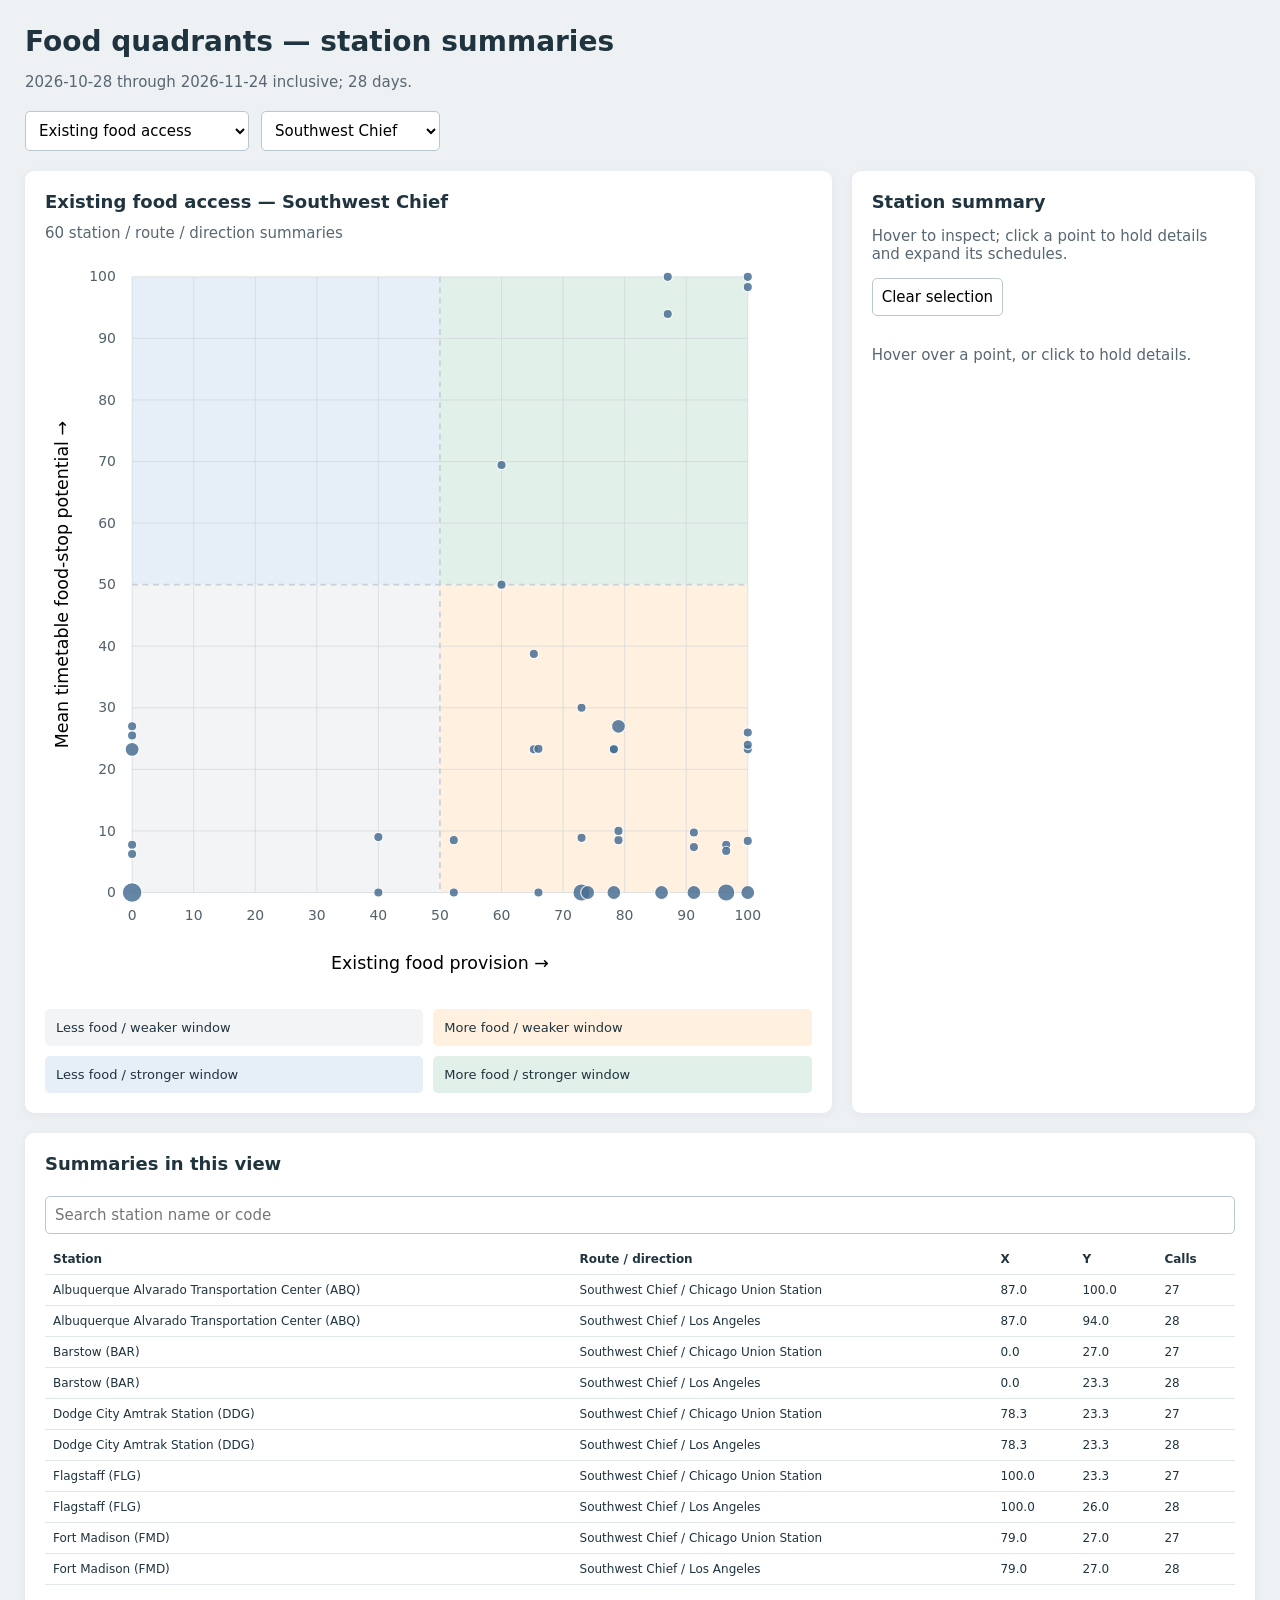
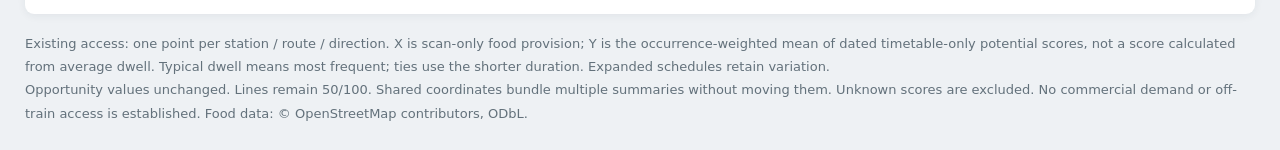
<file: exports/food_quadrants_v3/food_quadrants_v3.html>
<!doctype html><html lang="en"><head><meta charset="utf-8"><meta name="viewport" content="width=device-width,initial-scale=1"><title>Food quadrants — station summaries</title><style>
*{box-sizing:border-box}body{margin:0;background:#eef1f4;color:#20343f;font:15px system-ui,sans-serif}main{max-width:1280px;margin:auto;padding:25px}h1{margin:0 0 8px;font-size:28px}h2{font-size:18px;margin:0 0 12px}.muted{color:#586771}.controls{display:flex;gap:12px;margin:20px 0;flex-wrap:wrap}select,input,button{padding:9px;border:1px solid #bac7ce;border-radius:5px;background:white;font:inherit}.layout{display:grid;grid-template-columns:minmax(480px,2fr) minmax(300px,1fr);gap:20px}.card{background:white;border-radius:9px;padding:20px;box-shadow:0 2px 8px #20343f10}svg{width:100%;height:auto;display:block}.key{display:grid;grid-template-columns:1fr 1fr;gap:10px;font-size:13px}.key div{padding:11px;border-radius:5px}.record{border-top:1px solid #dde3e7;padding:12px 0;line-height:1.7}.record b{display:block}.tablewrap{max-height:350px;overflow:auto}table{border-collapse:collapse;width:100%;font-size:12px}th,td{text-align:left;padding:8px;border-bottom:1px solid #e1e6ea}th{position:sticky;top:0;background:white}input{width:100%;margin:10px 0}circle{cursor:pointer}circle:hover{stroke:#152d3b;stroke-width:2}.foot{font-size:13px;color:#63717b;line-height:1.8;margin-top:18px}summary{cursor:pointer;color:#246779;font-weight:600;margin-top:10px}details .tablewrap{margin-top:10px;max-height:250px}@media(max-width:900px){.layout{grid-template-columns:1fr}main{padding:12px}}
</style></head><body><main><h1>Food quadrants — station summaries</h1><p class="muted" id="period"></p><div class="controls"><select id="mode"><option value="existing">Existing food access</option><option value="opportunity">Station food opportunity</option></select><select id="route"><option>Southwest Chief</option><option>Cardinal</option><option>Silver Meteor</option><option>All selected routes</option></select></div><div class="layout"><section class="card"><h2 id="title"></h2><div class="muted" id="summary"></div><svg id="plot" viewBox="0 0 660 660" aria-label="Quadrant scatter plot"></svg><div class="key" id="key"></div></section><aside class="card"><h2>Station summary</h2><p class="muted">Hover to inspect; click a point to hold details and expand its schedules.</p><button id="clear">Clear selection</button><div id="details" style="max-height:750px;overflow:auto;margin-top:15px"></div></aside></div><section class="card" style="margin-top:20px"><h2>Summaries in this view</h2><input id="search" placeholder="Search station name or code"><div class="tablewrap"><table><thead><tr><th>Station</th><th>Route / direction</th><th>X</th><th>Y</th><th>Calls</th></tr></thead><tbody id="records"></tbody></table></div></section><div class="foot">Existing access: one point per station / route / direction. X is scan-only food provision; Y is the occurrence-weighted mean of dated timetable-only potential scores, not a score calculated from average dwell. Typical dwell means most frequent; ties use the shorter duration. Expanded schedules retain variation.<br>Opportunity values unchanged. Lines remain 50/100. Shared coordinates bundle multiple summaries without moving them. Unknown scores are excluded. No commercial demand or off-train access is established. Food data: © OpenStreetMap contributors, ODbL.</div></main><script>
const DATA={"existing": [{"id": "ALD", "name": "Alderson Amtrak", "route": "Cardinal", "direction": "Chicago Union Station", "x": 0, "y": 0.0, "calls": 12, "dwell_typical": 0, "dwell_min": 0, "dwell_max": 0, "y_min": 0, "y_max": 0, "arrivals": [{"time": "18:16:00", "calls": 12}], "patterns": [{"arrival": "18:16:00", "departure": "18:16:00", "dwell": 0, "y": 0, "gap": 397, "calls": 12}], "service_date_start": "2026-10-28", "service_date_end": "2026-11-22"}, {"id": "ALD", "name": "Alderson Amtrak", "route": "Cardinal", "direction": "Ny Moynihan Train Hall At Penn Station", "x": 0, "y": 0.0, "calls": 12, "dwell_typical": 0, "dwell_min": 0, "dwell_max": 0, "y_min": 0, "y_max": 0, "arrivals": [{"time": "10:18:00", "calls": 1}, {"time": "11:18:00", "calls": 11}], "patterns": [{"arrival": "11:18:00", "departure": "11:18:00", "dwell": 0, "y": 0, "gap": 983, "calls": 11}, {"arrival": "10:18:00", "departure": "10:18:00", "dwell": 0, "y": 0, "gap": 983, "calls": 1}], "service_date_start": "2026-10-29", "service_date_end": "2026-11-24"}, {"id": "ALX", "name": "Alexandria", "route": "Cardinal", "direction": "Chicago Union Station", "x": 87, "y": 0.0, "calls": 12, "dwell_typical": 0, "dwell_min": 0, "dwell_max": 0, "y_min": 0, "y_max": 0, "arrivals": [{"time": "11:59:00", "calls": 12}], "patterns": [{"arrival": "11:59:00", "departure": "11:59:00", "dwell": 0, "y": 0, "gap": 20, "calls": 12}], "service_date_start": "2026-10-28", "service_date_end": "2026-11-22"}, {"id": "ALX", "name": "Alexandria", "route": "Cardinal", "direction": "Ny Moynihan Train Hall At Penn Station", "x": 87, "y": 0.0, "calls": 12, "dwell_typical": 0, "dwell_min": 0, "dwell_max": 0, "y_min": 0, "y_max": 0, "arrivals": [{"time": "17:27:00", "calls": 1}, {"time": "18:27:00", "calls": 11}], "patterns": [{"arrival": "18:27:00", "departure": "18:27:00", "dwell": 0, "y": 0, "gap": 1412, "calls": 11}, {"arrival": "17:27:00", "departure": "17:27:00", "dwell": 0, "y": 0, "gap": 1412, "calls": 1}], "service_date_start": "2026-10-29", "service_date_end": "2026-11-24"}, {"id": "AKY", "name": "Ashland Amtrak Station", "route": "Cardinal", "direction": "Chicago Union Station", "x": 100, "y": 0.0, "calls": 12, "dwell_typical": 0, "dwell_min": 0, "dwell_max": 0, "y_min": 0, "y_max": 0, "arrivals": [{"time": "22:54:00", "calls": 12}], "patterns": [{"arrival": "22:54:00", "departure": "22:54:00", "dwell": 0, "y": 0, "gap": 675, "calls": 12}], "service_date_start": "2026-10-28", "service_date_end": "2026-11-22"}, {"id": "AKY", "name": "Ashland Amtrak Station", "route": "Cardinal", "direction": "Ny Moynihan Train Hall At Penn Station", "x": 100, "y": 0.0, "calls": 12, "dwell_typical": 0, "dwell_min": 0, "dwell_max": 0, "y_min": 0, "y_max": 0, "arrivals": [{"time": "05:45:00", "calls": 1}, {"time": "06:45:00", "calls": 11}], "patterns": [{"arrival": "06:45:00", "departure": "06:45:00", "dwell": 0, "y": 0, "gap": 710, "calls": 11}, {"arrival": "05:45:00", "departure": "05:45:00", "dwell": 0, "y": 0, "gap": 710, "calls": 1}], "service_date_start": "2026-10-29", "service_date_end": "2026-11-24"}, {"id": "BAL", "name": "Baltimore Penn Station", "route": "Cardinal", "direction": "Chicago Union Station", "x": 87, "y": 9.0, "calls": 12, "dwell_typical": 3, "dwell_min": 3, "dwell_max": 3, "y_min": 9, "y_max": 9, "arrivals": [{"time": "09:35:00", "calls": 12}], "patterns": [{"arrival": "09:35:00", "departure": "09:38:00", "dwell": 3, "y": 9, "gap": 175, "calls": 12}], "service_date_start": "2026-10-28", "service_date_end": "2026-11-22"}, {"id": "BAL", "name": "Baltimore Penn Station", "route": "Cardinal", "direction": "Ny Moynihan Train Hall At Penn Station", "x": 87, "y": 0.0, "calls": 12, "dwell_typical": 0, "dwell_min": 0, "dwell_max": 0, "y_min": 0, "y_max": 0, "arrivals": [{"time": "18:41:00", "calls": 1}, {"time": "19:41:00", "calls": 11}], "patterns": [{"arrival": "19:41:00", "departure": "19:41:00", "dwell": 0, "y": 0, "gap": 1486, "calls": 11}, {"arrival": "18:41:00", "departure": "18:41:00", "dwell": 0, "y": 0, "gap": 1486, "calls": 1}], "service_date_start": "2026-10-29", "service_date_end": "2026-11-24"}, {"id": "CHW", "name": "Charleston", "route": "Cardinal", "direction": "Chicago Union Station", "x": 40, "y": 0.0, "calls": 12, "dwell_typical": 0, "dwell_min": 0, "dwell_max": 0, "y_min": 0, "y_max": 0, "arrivals": [{"time": "21:09:00", "calls": 12}], "patterns": [{"arrival": "21:09:00", "departure": "21:09:00", "dwell": 0, "y": 0, "gap": 570, "calls": 12}], "service_date_start": "2026-10-28", "service_date_end": "2026-11-22"}, {"id": "CHW", "name": "Charleston", "route": "Cardinal", "direction": "Ny Moynihan Train Hall At Penn Station", "x": 40, "y": 0.0, "calls": 12, "dwell_typical": 0, "dwell_min": 0, "dwell_max": 0, "y_min": 0, "y_max": 0, "arrivals": [{"time": "07:31:00", "calls": 1}, {"time": "08:31:00", "calls": 11}], "patterns": [{"arrival": "08:31:00", "departure": "08:31:00", "dwell": 0, "y": 0, "gap": 816, "calls": 11}, {"arrival": "07:31:00", "departure": "07:31:00", "dwell": 0, "y": 0, "gap": 816, "calls": 1}], "service_date_start": "2026-10-29", "service_date_end": "2026-11-24"}, {"id": "CVS", "name": "Charlottesville", "route": "Cardinal", "direction": "Chicago Union Station", "x": 100, "y": 25.125, "calls": 12, "dwell_typical": 9, "dwell_min": 9, "dwell_max": 9, "y_min": 25.125, "y_max": 25.125, "arrivals": [{"time": "14:23:00", "calls": 12}], "patterns": [{"arrival": "14:23:00", "departure": "14:32:00", "dwell": 9, "y": 25.125, "gap": 164, "calls": 12}], "service_date_start": "2026-10-28", "service_date_end": "2026-11-22"}, {"id": "CVS", "name": "Charlottesville", "route": "Cardinal", "direction": "Ny Moynihan Train Hall At Penn Station", "x": 100, "y": 28.125, "calls": 12, "dwell_typical": 9, "dwell_min": 9, "dwell_max": 9, "y_min": 28.125, "y_max": 28.125, "arrivals": [{"time": "14:35:00", "calls": 1}, {"time": "15:35:00", "calls": 11}], "patterns": [{"arrival": "15:35:00", "departure": "15:44:00", "dwell": 9, "y": 28.125, "gap": 1240, "calls": 11}, {"arrival": "14:35:00", "departure": "14:44:00", "dwell": 9, "y": 28.125, "gap": 1240, "calls": 1}], "service_date_start": "2026-10-29", "service_date_end": "2026-11-24"}, {"id": "CIN", "name": "Cincinnati Union Terminal", "route": "Cardinal", "direction": "Chicago Union Station", "x": 79, "y": 38.75, "calls": 12, "dwell_typical": 10, "dwell_min": 10, "dwell_max": 10, "y_min": 38.75, "y_max": 38.75, "arrivals": [{"time": "02:11:00", "calls": 12}], "patterns": [{"arrival": "02:11:00", "departure": "02:21:00", "dwell": 10, "y": 38.75, "gap": 872, "calls": 12}], "service_date_start": "2026-10-28", "service_date_end": "2026-11-22"}, {"id": "CIN", "name": "Cincinnati Union Terminal", "route": "Cardinal", "direction": "Ny Moynihan Train Hall At Penn Station", "x": 79, "y": 38.75, "calls": 12, "dwell_typical": 10, "dwell_min": 10, "dwell_max": 10, "y_min": 38.75, "y_max": 38.75, "arrivals": [{"time": "02:27:00", "calls": 1}, {"time": "03:27:00", "calls": 11}], "patterns": [{"arrival": "03:27:00", "departure": "03:37:00", "dwell": 10, "y": 38.75, "gap": 512, "calls": 11}, {"arrival": "02:27:00", "departure": "02:37:00", "dwell": 10, "y": 38.75, "gap": 512, "calls": 1}], "service_date_start": "2026-10-29", "service_date_end": "2026-11-24"}, {"id": "CLF", "name": "Clifton Forge Amtrak Station", "route": "Cardinal", "direction": "Chicago Union Station", "x": 53, "y": 0.0, "calls": 12, "dwell_typical": 0, "dwell_min": 0, "dwell_max": 0, "y_min": 0, "y_max": 0, "arrivals": [{"time": "16:53:00", "calls": 12}], "patterns": [{"arrival": "16:53:00", "departure": "16:53:00", "dwell": 0, "y": 0, "gap": 314, "calls": 12}], "service_date_start": "2026-10-28", "service_date_end": "2026-11-22"}, {"id": "CLF", "name": "Clifton Forge Amtrak Station", "route": "Cardinal", "direction": "Ny Moynihan Train Hall At Penn Station", "x": 53, "y": 0.0, "calls": 12, "dwell_typical": 0, "dwell_min": 0, "dwell_max": 0, "y_min": 0, "y_max": 0, "arrivals": [{"time": "12:09:00", "calls": 1}, {"time": "13:09:00", "calls": 11}], "patterns": [{"arrival": "13:09:00", "departure": "13:09:00", "dwell": 0, "y": 0, "gap": 1094, "calls": 11}, {"arrival": "12:09:00", "departure": "12:09:00", "dwell": 0, "y": 0, "gap": 1094, "calls": 1}], "service_date_start": "2026-10-29", "service_date_end": "2026-11-24"}, {"id": "COI", "name": "Connersville Amtrak", "route": "Cardinal", "direction": "Chicago Union Station", "x": 0, "y": 0.0, "calls": 12, "dwell_typical": 0, "dwell_min": 0, "dwell_max": 0, "y_min": 0, "y_max": 0, "arrivals": [{"time": "04:16:00", "calls": 12}], "patterns": [{"arrival": "04:16:00", "departure": "04:16:00", "dwell": 0, "y": 0, "gap": 997, "calls": 12}], "service_date_start": "2026-10-28", "service_date_end": "2026-11-22"}, {"id": "COI", "name": "Connersville Amtrak", "route": "Cardinal", "direction": "Ny Moynihan Train Hall At Penn Station", "x": 0, "y": 0.0, "calls": 12, "dwell_typical": 0, "dwell_min": 0, "dwell_max": 0, "y_min": 0, "y_max": 0, "arrivals": [{"time": "01:31:00", "calls": 12}], "patterns": [{"arrival": "01:31:00", "departure": "01:31:00", "dwell": 0, "y": 0, "gap": 396, "calls": 12}], "service_date_start": "2026-10-29", "service_date_end": "2026-11-24"}, {"id": "CRF", "name": "Crawfordsville Amtrak", "route": "Cardinal", "direction": "Chicago Union Station", "x": 53, "y": 0.0, "calls": 12, "dwell_typical": 0, "dwell_min": 0, "dwell_max": 0, "y_min": 0, "y_max": 0, "arrivals": [{"time": "07:23:00", "calls": 12}], "patterns": [{"arrival": "07:23:00", "departure": "07:23:00", "dwell": 0, "y": 0, "gap": 1184, "calls": 12}], "service_date_start": "2026-10-28", "service_date_end": "2026-11-22"}, {"id": "CRF", "name": "Crawfordsville Amtrak", "route": "Cardinal", "direction": "Ny Moynihan Train Hall At Penn Station", "x": 53, "y": 0.0, "calls": 12, "dwell_typical": 0, "dwell_min": 0, "dwell_max": 0, "y_min": 0, "y_max": 0, "arrivals": [{"time": "22:30:00", "calls": 12}], "patterns": [{"arrival": "22:30:00", "departure": "22:30:00", "dwell": 0, "y": 0, "gap": 215, "calls": 12}], "service_date_start": "2026-10-29", "service_date_end": "2026-11-24"}, {"id": "CLP", "name": "Culpeper Amtrak Station", "route": "Cardinal", "direction": "Chicago Union Station", "x": 100, "y": 0.0, "calls": 12, "dwell_typical": 0, "dwell_min": 0, "dwell_max": 0, "y_min": 0, "y_max": 0, "arrivals": [{"time": "13:05:00", "calls": 12}], "patterns": [{"arrival": "13:05:00", "departure": "13:05:00", "dwell": 0, "y": 0, "gap": 86, "calls": 12}], "service_date_start": "2026-10-28", "service_date_end": "2026-11-22"}, {"id": "CLP", "name": "Culpeper Amtrak Station", "route": "Cardinal", "direction": "Ny Moynihan Train Hall At Penn Station", "x": 100, "y": 0.0, "calls": 12, "dwell_typical": 0, "dwell_min": 0, "dwell_max": 0, "y_min": 0, "y_max": 0, "arrivals": [{"time": "16:00:00", "calls": 1}, {"time": "17:00:00", "calls": 11}], "patterns": [{"arrival": "17:00:00", "departure": "17:00:00", "dwell": 0, "y": 0, "gap": 1325, "calls": 11}, {"arrival": "16:00:00", "departure": "16:00:00", "dwell": 0, "y": 0, "gap": 1325, "calls": 1}], "service_date_start": "2026-10-29", "service_date_end": "2026-11-24"}, {"id": "DYE", "name": "Dyer Amtrak", "route": "Cardinal", "direction": "Chicago Union Station", "x": 0, "y": 0.0, "calls": 12, "dwell_typical": 0, "dwell_min": 0, "dwell_max": 0, "y_min": 0, "y_max": 0, "arrivals": [{"time": "08:54:00", "calls": 12}], "patterns": [{"arrival": "08:54:00", "departure": "08:54:00", "dwell": 0, "y": 0, "gap": 1335, "calls": 12}], "service_date_start": "2026-10-28", "service_date_end": "2026-11-22"}, {"id": "DYE", "name": "Dyer Amtrak", "route": "Cardinal", "direction": "Ny Moynihan Train Hall At Penn Station", "x": 0, "y": 0.0, "calls": 12, "dwell_typical": 0, "dwell_min": 0, "dwell_max": 0, "y_min": 0, "y_max": 0, "arrivals": [{"time": "18:54:00", "calls": 12}], "patterns": [{"arrival": "18:54:00", "departure": "18:54:00", "dwell": 0, "y": 0, "gap": 59, "calls": 12}], "service_date_start": "2026-10-29", "service_date_end": "2026-11-24"}, {"id": "HIN", "name": "Hinton Amtrak Station", "route": "Cardinal", "direction": "Chicago Union Station", "x": 78.25, "y": 0.0, "calls": 12, "dwell_typical": 0, "dwell_min": 0, "dwell_max": 0, "y_min": 0, "y_max": 0, "arrivals": [{"time": "18:46:00", "calls": 12}], "patterns": [{"arrival": "18:46:00", "departure": "18:46:00", "dwell": 0, "y": 0, "gap": 427, "calls": 12}], "service_date_start": "2026-10-28", "service_date_end": "2026-11-22"}, {"id": "HIN", "name": "Hinton Amtrak Station", "route": "Cardinal", "direction": "Ny Moynihan Train Hall At Penn Station", "x": 78.25, "y": 0.0, "calls": 12, "dwell_typical": 0, "dwell_min": 0, "dwell_max": 0, "y_min": 0, "y_max": 0, "arrivals": [{"time": "09:50:00", "calls": 1}, {"time": "10:50:00", "calls": 11}], "patterns": [{"arrival": "10:50:00", "departure": "10:50:00", "dwell": 0, "y": 0, "gap": 955, "calls": 11}, {"arrival": "09:50:00", "departure": "09:50:00", "dwell": 0, "y": 0, "gap": 955, "calls": 1}], "service_date_start": "2026-10-29", "service_date_end": "2026-11-24"}, {"id": "HUN", "name": "Huntington Amtrak Station", "route": "Cardinal", "direction": "Chicago Union Station", "x": 52.25, "y": 25.5, "calls": 12, "dwell_typical": 7, "dwell_min": 7, "dwell_max": 7, "y_min": 25.5, "y_max": 25.5, "arrivals": [{"time": "22:24:00", "calls": 12}], "patterns": [{"arrival": "22:24:00", "departure": "22:31:00", "dwell": 7, "y": 25.5, "gap": 645, "calls": 12}], "service_date_start": "2026-10-28", "service_date_end": "2026-11-22"}, {"id": "HUN", "name": "Huntington Amtrak Station", "route": "Cardinal", "direction": "Ny Moynihan Train Hall At Penn Station", "x": 52.25, "y": 30.0, "calls": 12, "dwell_typical": 7, "dwell_min": 7, "dwell_max": 7, "y_min": 30, "y_max": 30, "arrivals": [{"time": "06:19:00", "calls": 1}, {"time": "07:19:00", "calls": 11}], "patterns": [{"arrival": "07:19:00", "departure": "07:26:00", "dwell": 7, "y": 30, "gap": 744, "calls": 11}, {"arrival": "06:19:00", "departure": "06:26:00", "dwell": 7, "y": 30, "gap": 744, "calls": 1}], "service_date_start": "2026-10-29", "service_date_end": "2026-11-24"}, {"id": "IND", "name": "Indianapolis", "route": "Cardinal", "direction": "Chicago Union Station", "x": 74, "y": 77.5, "calls": 12, "dwell_typical": 30, "dwell_min": 30, "dwell_max": 30, "y_min": 77.5, "y_max": 77.5, "arrivals": [{"time": "05:55:00", "calls": 12}], "patterns": [{"arrival": "05:55:00", "departure": "06:25:00", "dwell": 30, "y": 77.5, "gap": 1096, "calls": 12}], "service_date_start": "2026-10-28", "service_date_end": "2026-11-22"}, {"id": "IND", "name": "Indianapolis", "route": "Cardinal", "direction": "Ny Moynihan Train Hall At Penn Station", "x": 74, "y": 72.5, "calls": 12, "dwell_typical": 26, "dwell_min": 26, "dwell_max": 26, "y_min": 72.5, "y_max": 72.5, "arrivals": [{"time": "23:49:00", "calls": 12}], "patterns": [{"arrival": "23:49:00", "departure": "00:15:00", "dwell": 26, "y": 72.5, "gap": 294, "calls": 12}], "service_date_start": "2026-10-29", "service_date_end": "2026-11-24"}, {"id": "LAF", "name": "Lafayette Amtrak Station", "route": "Cardinal", "direction": "Chicago Union Station", "x": 100, "y": 0.0, "calls": 12, "dwell_typical": 0, "dwell_min": 0, "dwell_max": 0, "y_min": 0, "y_max": 0, "arrivals": [{"time": "08:01:00", "calls": 12}], "patterns": [{"arrival": "08:01:00", "departure": "08:01:00", "dwell": 0, "y": 0, "gap": 1222, "calls": 12}], "service_date_start": "2026-10-28", "service_date_end": "2026-11-22"}, {"id": "LAF", "name": "Lafayette Amtrak Station", "route": "Cardinal", "direction": "Ny Moynihan Train Hall At Penn Station", "x": 100, "y": 0.0, "calls": 12, "dwell_typical": 0, "dwell_min": 0, "dwell_max": 0, "y_min": 0, "y_max": 0, "arrivals": [{"time": "21:56:00", "calls": 12}], "patterns": [{"arrival": "21:56:00", "departure": "21:56:00", "dwell": 0, "y": 0, "gap": 181, "calls": 12}], "service_date_start": "2026-10-29", "service_date_end": "2026-11-24"}, {"id": "MSS", "name": "Manassas Amtrak Station", "route": "Cardinal", "direction": "Chicago Union Station", "x": 100, "y": 0.0, "calls": 12, "dwell_typical": 0, "dwell_min": 0, "dwell_max": 0, "y_min": 0, "y_max": 0, "arrivals": [{"time": "12:32:00", "calls": 12}], "patterns": [{"arrival": "12:32:00", "departure": "12:32:00", "dwell": 0, "y": 0, "gap": 53, "calls": 12}], "service_date_start": "2026-10-28", "service_date_end": "2026-11-22"}, {"id": "MSS", "name": "Manassas Amtrak Station", "route": "Cardinal", "direction": "Ny Moynihan Train Hall At Penn Station", "x": 100, "y": 0.0, "calls": 12, "dwell_typical": 0, "dwell_min": 0, "dwell_max": 0, "y_min": 0, "y_max": 0, "arrivals": [{"time": "16:35:00", "calls": 1}, {"time": "17:35:00", "calls": 11}], "patterns": [{"arrival": "17:35:00", "departure": "17:35:00", "dwell": 0, "y": 0, "gap": 1360, "calls": 11}, {"arrival": "16:35:00", "departure": "16:35:00", "dwell": 0, "y": 0, "gap": 1360, "calls": 1}], "service_date_start": "2026-10-29", "service_date_end": "2026-11-24"}, {"id": "MAY", "name": "Maysville Amtrak Station", "route": "Cardinal", "direction": "Chicago Union Station", "x": 66, "y": 0.0, "calls": 12, "dwell_typical": 0, "dwell_min": 0, "dwell_max": 0, "y_min": 0, "y_max": 0, "arrivals": [{"time": "00:32:00", "calls": 12}], "patterns": [{"arrival": "00:32:00", "departure": "00:32:00", "dwell": 0, "y": 0, "gap": 773, "calls": 12}], "service_date_start": "2026-10-28", "service_date_end": "2026-11-22"}, {"id": "MAY", "name": "Maysville Amtrak Station", "route": "Cardinal", "direction": "Ny Moynihan Train Hall At Penn Station", "x": 66, "y": 0.0, "calls": 12, "dwell_typical": 0, "dwell_min": 0, "dwell_max": 0, "y_min": 0, "y_max": 0, "arrivals": [{"time": "04:02:00", "calls": 1}, {"time": "05:02:00", "calls": 11}], "patterns": [{"arrival": "05:02:00", "departure": "05:02:00", "dwell": 0, "y": 0, "gap": 607, "calls": 11}, {"arrival": "04:02:00", "departure": "04:02:00", "dwell": 0, "y": 0, "gap": 607, "calls": 1}], "service_date_start": "2026-10-29", "service_date_end": "2026-11-24"}, {"id": "MNG", "name": "Montgomery Amtrak", "route": "Cardinal", "direction": "Chicago Union Station", "x": 79, "y": 0.0, "calls": 12, "dwell_typical": 0, "dwell_min": 0, "dwell_max": 0, "y_min": 0, "y_max": 0, "arrivals": [{"time": "20:30:00", "calls": 12}], "patterns": [{"arrival": "20:30:00", "departure": "20:30:00", "dwell": 0, "y": 0, "gap": 531, "calls": 12}], "service_date_start": "2026-10-28", "service_date_end": "2026-11-22"}, {"id": "MNG", "name": "Montgomery Amtrak", "route": "Cardinal", "direction": "Ny Moynihan Train Hall At Penn Station", "x": 79, "y": 0.0, "calls": 12, "dwell_typical": 0, "dwell_min": 0, "dwell_max": 0, "y_min": 0, "y_max": 0, "arrivals": [{"time": "08:02:00", "calls": 1}, {"time": "09:02:00", "calls": 11}], "patterns": [{"arrival": "09:02:00", "departure": "09:02:00", "dwell": 0, "y": 0, "gap": 847, "calls": 11}, {"arrival": "08:02:00", "departure": "08:02:00", "dwell": 0, "y": 0, "gap": 847, "calls": 1}], "service_date_start": "2026-10-29", "service_date_end": "2026-11-24"}, {"id": "NWK", "name": "Newark", "route": "Cardinal", "direction": "Chicago Union Station", "x": 100, "y": 24.0, "calls": 12, "dwell_typical": 5, "dwell_min": 5, "dwell_max": 5, "y_min": 24, "y_max": 24, "arrivals": [{"time": "06:57:00", "calls": 12}], "patterns": [{"arrival": "06:57:00", "departure": "07:02:00", "dwell": 5, "y": 24, "gap": 17, "calls": 12}], "service_date_start": "2026-10-28", "service_date_end": "2026-11-22"}, {"id": "NWK", "name": "Newark", "route": "Cardinal", "direction": "Ny Moynihan Train Hall At Penn Station", "x": 100, "y": 0.0, "calls": 12, "dwell_typical": 0, "dwell_min": 0, "dwell_max": 0, "y_min": 0, "y_max": 0, "arrivals": [{"time": "21:03:00", "calls": 1}, {"time": "22:03:00", "calls": 7}, {"time": "22:08:00", "calls": 4}], "patterns": [{"arrival": "22:03:00", "departure": "22:03:00", "dwell": 0, "y": 0, "gap": 1628, "calls": 7}, {"arrival": "22:08:00", "departure": "22:08:00", "dwell": 0, "y": 0, "gap": 1633, "calls": 4}, {"arrival": "21:03:00", "departure": "21:03:00", "dwell": 0, "y": 0, "gap": 1628, "calls": 1}], "service_date_start": "2026-10-29", "service_date_end": "2026-11-24"}, {"id": "PHL", "name": "Philadelphia", "route": "Cardinal", "direction": "Chicago Union Station", "x": 70.5, "y": 42.5, "calls": 12, "dwell_typical": 13, "dwell_min": 13, "dwell_max": 13, "y_min": 42.5, "y_max": 42.5, "arrivals": [{"time": "08:07:00", "calls": 12}], "patterns": [{"arrival": "08:07:00", "departure": "08:20:00", "dwell": 13, "y": 42.5, "gap": 87, "calls": 12}], "service_date_start": "2026-10-28", "service_date_end": "2026-11-22"}, {"id": "PHL", "name": "Philadelphia", "route": "Cardinal", "direction": "Ny Moynihan Train Hall At Penn Station", "x": 70.5, "y": 30.0, "calls": 12, "dwell_typical": 5, "dwell_min": 5, "dwell_max": 5, "y_min": 30, "y_max": 30, "arrivals": [{"time": "19:51:00", "calls": 1}, {"time": "20:51:00", "calls": 6}, {"time": "20:56:00", "calls": 5}], "patterns": [{"arrival": "20:51:00", "departure": "20:56:00", "dwell": 5, "y": 30, "gap": 1556, "calls": 6}, {"arrival": "20:56:00", "departure": "21:01:00", "dwell": 5, "y": 30, "gap": 1561, "calls": 5}, {"arrival": "19:51:00", "departure": "19:56:00", "dwell": 5, "y": 30, "gap": 1556, "calls": 1}], "service_date_start": "2026-10-29", "service_date_end": "2026-11-24"}, {"id": "PRC", "name": "Prince Amtrak Station", "route": "Cardinal", "direction": "Chicago Union Station", "x": 0, "y": 0.0, "calls": 12, "dwell_typical": 0, "dwell_min": 0, "dwell_max": 0, "y_min": 0, "y_max": 0, "arrivals": [{"time": "19:23:00", "calls": 12}], "patterns": [{"arrival": "19:23:00", "departure": "19:23:00", "dwell": 0, "y": 0, "gap": 464, "calls": 12}], "service_date_start": "2026-10-28", "service_date_end": "2026-11-22"}, {"id": "PRC", "name": "Prince Amtrak Station", "route": "Cardinal", "direction": "Ny Moynihan Train Hall At Penn Station", "x": 0, "y": 0.0, "calls": 12, "dwell_typical": 0, "dwell_min": 0, "dwell_max": 0, "y_min": 0, "y_max": 0, "arrivals": [{"time": "09:18:00", "calls": 1}, {"time": "10:18:00", "calls": 11}], "patterns": [{"arrival": "10:18:00", "departure": "10:18:00", "dwell": 0, "y": 0, "gap": 923, "calls": 11}, {"arrival": "09:18:00", "departure": "09:18:00", "dwell": 0, "y": 0, "gap": 923, "calls": 1}], "service_date_start": "2026-10-29", "service_date_end": "2026-11-24"}, {"id": "REN", "name": "Rensselaer Amtrak", "route": "Cardinal", "direction": "Chicago Union Station", "x": 0, "y": 0.0, "calls": 12, "dwell_typical": 0, "dwell_min": 0, "dwell_max": 0, "y_min": 0, "y_max": 0, "arrivals": [{"time": "08:05:00", "calls": 12}], "patterns": [{"arrival": "08:05:00", "departure": "08:05:00", "dwell": 0, "y": 0, "gap": 1286, "calls": 12}], "service_date_start": "2026-10-28", "service_date_end": "2026-11-22"}, {"id": "REN", "name": "Rensselaer Amtrak", "route": "Cardinal", "direction": "Ny Moynihan Train Hall At Penn Station", "x": 0, "y": 0.0, "calls": 12, "dwell_typical": 0, "dwell_min": 0, "dwell_max": 0, "y_min": 0, "y_max": 0, "arrivals": [{"time": "19:45:00", "calls": 12}], "patterns": [{"arrival": "19:45:00", "departure": "19:45:00", "dwell": 0, "y": 0, "gap": 110, "calls": 12}], "service_date_start": "2026-10-29", "service_date_end": "2026-11-24"}, {"id": "SPM", "name": "South Portsmouth Amtrak", "route": "Cardinal", "direction": "Chicago Union Station", "x": 0, "y": 0.0, "calls": 12, "dwell_typical": 0, "dwell_min": 0, "dwell_max": 0, "y_min": 0, "y_max": 0, "arrivals": [{"time": "23:37:00", "calls": 12}], "patterns": [{"arrival": "23:37:00", "departure": "23:37:00", "dwell": 0, "y": 0, "gap": 718, "calls": 12}], "service_date_start": "2026-10-28", "service_date_end": "2026-11-22"}, {"id": "SPM", "name": "South Portsmouth Amtrak", "route": "Cardinal", "direction": "Ny Moynihan Train Hall At Penn Station", "x": 0, "y": 0.0, "calls": 12, "dwell_typical": 0, "dwell_min": 0, "dwell_max": 0, "y_min": 0, "y_max": 0, "arrivals": [{"time": "04:55:00", "calls": 1}, {"time": "05:55:00", "calls": 11}], "patterns": [{"arrival": "05:55:00", "departure": "05:55:00", "dwell": 0, "y": 0, "gap": 660, "calls": 11}, {"arrival": "04:55:00", "departure": "04:55:00", "dwell": 0, "y": 0, "gap": 660, "calls": 1}], "service_date_start": "2026-10-29", "service_date_end": "2026-11-24"}, {"id": "STA", "name": "Staunton Amtrak Station", "route": "Cardinal", "direction": "Chicago Union Station", "x": 100, "y": 0.0, "calls": 12, "dwell_typical": 0, "dwell_min": 0, "dwell_max": 0, "y_min": 0, "y_max": 0, "arrivals": [{"time": "15:34:00", "calls": 12}], "patterns": [{"arrival": "15:34:00", "departure": "15:34:00", "dwell": 0, "y": 0, "gap": 235, "calls": 12}], "service_date_start": "2026-10-28", "service_date_end": "2026-11-22"}, {"id": "STA", "name": "Staunton Amtrak Station", "route": "Cardinal", "direction": "Ny Moynihan Train Hall At Penn Station", "x": 100, "y": 0.0, "calls": 12, "dwell_typical": 0, "dwell_min": 0, "dwell_max": 0, "y_min": 0, "y_max": 0, "arrivals": [{"time": "13:28:00", "calls": 1}, {"time": "14:28:00", "calls": 11}], "patterns": [{"arrival": "14:28:00", "departure": "14:28:00", "dwell": 0, "y": 0, "gap": 1173, "calls": 11}, {"arrival": "13:28:00", "departure": "13:28:00", "dwell": 0, "y": 0, "gap": 1173, "calls": 1}], "service_date_start": "2026-10-29", "service_date_end": "2026-11-24"}, {"id": "THN", "name": "Thurmond Amtrak", "route": "Cardinal", "direction": "Chicago Union Station", "x": 0, "y": 0.0, "calls": 12, "dwell_typical": 0, "dwell_min": 0, "dwell_max": 0, "y_min": 0, "y_max": 0, "arrivals": [{"time": "19:39:00", "calls": 12}], "patterns": [{"arrival": "19:39:00", "departure": "19:39:00", "dwell": 0, "y": 0, "gap": 480, "calls": 12}], "service_date_start": "2026-10-28", "service_date_end": "2026-11-22"}, {"id": "THN", "name": "Thurmond Amtrak", "route": "Cardinal", "direction": "Ny Moynihan Train Hall At Penn Station", "x": 0, "y": 0.0, "calls": 12, "dwell_typical": 0, "dwell_min": 0, "dwell_max": 0, "y_min": 0, "y_max": 0, "arrivals": [{"time": "08:56:00", "calls": 1}, {"time": "09:56:00", "calls": 11}], "patterns": [{"arrival": "09:56:00", "departure": "09:56:00", "dwell": 0, "y": 0, "gap": 901, "calls": 11}, {"arrival": "08:56:00", "departure": "08:56:00", "dwell": 0, "y": 0, "gap": 901, "calls": 1}], "service_date_start": "2026-10-29", "service_date_end": "2026-11-24"}, {"id": "TRE", "name": "Trenton", "route": "Cardinal", "direction": "Chicago Union Station", "x": 96.5, "y": 8.0, "calls": 12, "dwell_typical": 4, "dwell_min": 4, "dwell_max": 4, "y_min": 8, "y_max": 8, "arrivals": [{"time": "07:38:00", "calls": 12}], "patterns": [{"arrival": "07:38:00", "departure": "07:42:00", "dwell": 4, "y": 8, "gap": 58, "calls": 12}], "service_date_start": "2026-10-28", "service_date_end": "2026-11-22"}, {"id": "TRE", "name": "Trenton", "route": "Cardinal", "direction": "Ny Moynihan Train Hall At Penn Station", "x": 96.5, "y": 0.0, "calls": 12, "dwell_typical": 0, "dwell_min": 0, "dwell_max": 0, "y_min": 0, "y_max": 0, "arrivals": [{"time": "20:27:00", "calls": 1}, {"time": "21:27:00", "calls": 7}, {"time": "21:32:00", "calls": 4}], "patterns": [{"arrival": "21:27:00", "departure": "21:27:00", "dwell": 0, "y": 0, "gap": 1592, "calls": 7}, {"arrival": "21:32:00", "departure": "21:32:00", "dwell": 0, "y": 0, "gap": 1597, "calls": 4}, {"arrival": "20:27:00", "departure": "20:27:00", "dwell": 0, "y": 0, "gap": 1592, "calls": 1}], "service_date_start": "2026-10-29", "service_date_end": "2026-11-24"}, {"id": "WAS", "name": "Washington Union Station", "route": "Cardinal", "direction": "Chicago Union Station", "x": 100, "y": 90.0, "calls": 12, "dwell_typical": 80, "dwell_min": 80, "dwell_max": 80, "y_min": 90, "y_max": 90, "arrivals": [{"time": "10:19:00", "calls": 12}], "patterns": [{"arrival": "10:19:00", "departure": "11:39:00", "dwell": 80, "y": 90, "gap": 219, "calls": 12}], "service_date_start": "2026-10-28", "service_date_end": "2026-11-22"}, {"id": "WAS", "name": "Washington Union Station", "route": "Cardinal", "direction": "Ny Moynihan Train Hall At Penn Station", "x": 100, "y": 100.0, "calls": 12, "dwell_typical": 25, "dwell_min": 25, "dwell_max": 25, "y_min": 100, "y_max": 100, "arrivals": [{"time": "17:44:00", "calls": 1}, {"time": "18:44:00", "calls": 11}], "patterns": [{"arrival": "18:44:00", "departure": "19:09:00", "dwell": 25, "y": 100, "gap": 1429, "calls": 11}, {"arrival": "17:44:00", "departure": "18:09:00", "dwell": 25, "y": 100, "gap": 1429, "calls": 1}], "service_date_start": "2026-10-29", "service_date_end": "2026-11-24"}, {"id": "WSS", "name": "White Sulphur Springs Amtrak", "route": "Cardinal", "direction": "Chicago Union Station", "x": 0, "y": 0.0, "calls": 12, "dwell_typical": 0, "dwell_min": 0, "dwell_max": 0, "y_min": 0, "y_max": 0, "arrivals": [{"time": "17:45:00", "calls": 12}], "patterns": [{"arrival": "17:45:00", "departure": "17:45:00", "dwell": 0, "y": 0, "gap": 366, "calls": 12}], "service_date_start": "2026-10-28", "service_date_end": "2026-11-22"}, {"id": "WSS", "name": "White Sulphur Springs Amtrak", "route": "Cardinal", "direction": "Ny Moynihan Train Hall At Penn Station", "x": 0, "y": 0.0, "calls": 12, "dwell_typical": 0, "dwell_min": 0, "dwell_max": 0, "y_min": 0, "y_max": 0, "arrivals": [{"time": "11:01:00", "calls": 1}, {"time": "12:01:00", "calls": 11}], "patterns": [{"arrival": "12:01:00", "departure": "12:01:00", "dwell": 0, "y": 0, "gap": 1026, "calls": 11}, {"arrival": "11:01:00", "departure": "11:01:00", "dwell": 0, "y": 0, "gap": 1026, "calls": 1}], "service_date_start": "2026-10-29", "service_date_end": "2026-11-24"}, {"id": "WIL", "name": "Wilmington", "route": "Cardinal", "direction": "Chicago Union Station", "x": 70.5, "y": 9.0, "calls": 12, "dwell_typical": 3, "dwell_min": 3, "dwell_max": 3, "y_min": 9, "y_max": 9, "arrivals": [{"time": "08:42:00", "calls": 12}], "patterns": [{"arrival": "08:42:00", "departure": "08:45:00", "dwell": 3, "y": 9, "gap": 122, "calls": 12}], "service_date_start": "2026-10-28", "service_date_end": "2026-11-22"}, {"id": "WIL", "name": "Wilmington", "route": "Cardinal", "direction": "Ny Moynihan Train Hall At Penn Station", "x": 70.5, "y": 0.0, "calls": 12, "dwell_typical": 0, "dwell_min": 0, "dwell_max": 0, "y_min": 0, "y_max": 0, "arrivals": [{"time": "19:30:00", "calls": 1}, {"time": "20:30:00", "calls": 11}], "patterns": [{"arrival": "20:30:00", "departure": "20:30:00", "dwell": 0, "y": 0, "gap": 1535, "calls": 11}, {"arrival": "19:30:00", "departure": "19:30:00", "dwell": 0, "y": 0, "gap": 1535, "calls": 1}], "service_date_start": "2026-10-29", "service_date_end": "2026-11-24"}, {"id": "ALX", "name": "Alexandria", "route": "Silver Meteor", "direction": "Miami Amtrak Station", "x": 87, "y": 8.0, "calls": 28, "dwell_typical": 4, "dwell_min": 4, "dwell_max": 4, "y_min": 8, "y_max": 8, "arrivals": [{"time": "19:41:00", "calls": 28}], "patterns": [{"arrival": "19:41:00", "departure": "19:45:00", "dwell": 4, "y": 8, "gap": 17, "calls": 28}], "service_date_start": "2026-10-28", "service_date_end": "2026-11-24"}, {"id": "ALX", "name": "Alexandria", "route": "Silver Meteor", "direction": "Ny Moynihan Train Hall At Penn Station", "x": 87, "y": 0.0, "calls": 28, "dwell_typical": 0, "dwell_min": 0, "dwell_max": 0, "y_min": 0, "y_max": 0, "arrivals": [{"time": "04:54:00", "calls": 1}, {"time": "05:54:00", "calls": 27}], "patterns": [{"arrival": "05:54:00", "departure": "05:54:00", "dwell": 0, "y": 0, "gap": 1369, "calls": 27}, {"arrival": "04:54:00", "departure": "04:54:00", "dwell": 0, "y": 0, "gap": 1369, "calls": 1}], "service_date_start": "2026-10-28", "service_date_end": "2026-11-24"}, {"id": "BAL", "name": "Baltimore Penn Station", "route": "Silver Meteor", "direction": "Miami Amtrak Station", "x": 87, "y": 0.0, "calls": 28, "dwell_typical": 0, "dwell_min": 0, "dwell_max": 0, "y_min": 0, "y_max": 0, "arrivals": [{"time": "17:38:00", "calls": 28}], "patterns": [{"arrival": "17:38:00", "departure": "17:38:00", "dwell": 0, "y": 0, "gap": 188, "calls": 28}], "service_date_start": "2026-10-28", "service_date_end": "2026-11-24"}, {"id": "BAL", "name": "Baltimore Penn Station", "route": "Silver Meteor", "direction": "Ny Moynihan Train Hall At Penn Station", "x": 87, "y": 8.0, "calls": 28, "dwell_typical": 4, "dwell_min": 4, "dwell_max": 4, "y_min": 8, "y_max": 8, "arrivals": [{"time": "06:40:00", "calls": 1}, {"time": "07:35:00", "calls": 1}, {"time": "07:40:00", "calls": 1}, {"time": "07:48:00", "calls": 1}, {"time": "07:50:00", "calls": 1}, {"time": "08:07:00", "calls": 23}], "patterns": [{"arrival": "08:07:00", "departure": "08:11:00", "dwell": 4, "y": 8, "gap": 37, "calls": 23}, {"arrival": "06:40:00", "departure": "06:44:00", "dwell": 4, "y": 8, "gap": 37, "calls": 1}, {"arrival": "07:35:00", "departure": "07:39:00", "dwell": 4, "y": 8, "gap": 37, "calls": 1}, {"arrival": "07:40:00", "departure": "07:44:00", "dwell": 4, "y": 8, "gap": 37, "calls": 1}, {"arrival": "07:48:00", "departure": "07:52:00", "dwell": 4, "y": 8, "gap": 43, "calls": 1}, {"arrival": "07:50:00", "departure": "07:54:00", "dwell": 4, "y": 8, "gap": 37, "calls": 1}], "service_date_start": "2026-10-28", "service_date_end": "2026-11-24"}, {"id": "CHS", "name": "Charleston Amtrak Station", "route": "Silver Meteor", "direction": "Miami Amtrak Station", "x": 27, "y": 23.25, "calls": 28, "dwell_typical": 8, "dwell_min": 8, "dwell_max": 8, "y_min": 23.25, "y_max": 23.25, "arrivals": [{"time": "03:48:00", "calls": 1}, {"time": "04:48:00", "calls": 27}], "patterns": [{"arrival": "04:48:00", "departure": "04:56:00", "dwell": 8, "y": 23.25, "gap": 564, "calls": 27}, {"arrival": "03:48:00", "departure": "03:56:00", "dwell": 8, "y": 23.25, "gap": 564, "calls": 1}], "service_date_start": "2026-10-28", "service_date_end": "2026-11-24"}, {"id": "CHS", "name": "Charleston Amtrak Station", "route": "Silver Meteor", "direction": "Ny Moynihan Train Hall At Penn Station", "x": 27, "y": 30.0, "calls": 28, "dwell_typical": 9, "dwell_min": 9, "dwell_max": 9, "y_min": 30, "y_max": 30, "arrivals": [{"time": "20:25:00", "calls": 28}], "patterns": [{"arrival": "20:25:00", "departure": "20:34:00", "dwell": 9, "y": 30, "gap": 800, "calls": 28}], "service_date_start": "2026-10-28", "service_date_end": "2026-11-24"}, {"id": "DFB", "name": "Deerfield Beach Amtrak Station", "route": "Silver Meteor", "direction": "Miami Amtrak Station", "x": 0, "y": 0.0, "calls": 28, "dwell_typical": 0, "dwell_min": 0, "dwell_max": 0, "y_min": 0, "y_max": 0, "arrivals": [{"time": "16:47:00", "calls": 1}, {"time": "17:47:00", "calls": 27}], "patterns": [{"arrival": "17:47:00", "departure": "17:47:00", "dwell": 0, "y": 0, "gap": 1343, "calls": 27}, {"arrival": "16:47:00", "departure": "16:47:00", "dwell": 0, "y": 0, "gap": 1343, "calls": 1}], "service_date_start": "2026-10-28", "service_date_end": "2026-11-24"}, {"id": "DFB", "name": "Deerfield Beach Amtrak Station", "route": "Silver Meteor", "direction": "Ny Moynihan Train Hall At Penn Station", "x": 0, "y": 0.0, "calls": 28, "dwell_typical": 0, "dwell_min": 0, "dwell_max": 0, "y_min": 0, "y_max": 0, "arrivals": [{"time": "08:03:00", "calls": 28}], "patterns": [{"arrival": "08:03:00", "departure": "08:03:00", "dwell": 0, "y": 0, "gap": 58, "calls": 28}], "service_date_start": "2026-10-28", "service_date_end": "2026-11-24"}, {"id": "DLD", "name": "Deland", "route": "Silver Meteor", "direction": "Miami Amtrak Station", "x": 0, "y": 10.0, "calls": 28, "dwell_typical": 3, "dwell_min": 3, "dwell_max": 3, "y_min": 10, "y_max": 10, "arrivals": [{"time": "10:50:00", "calls": 1}, {"time": "11:50:00", "calls": 27}], "patterns": [{"arrival": "11:50:00", "departure": "11:53:00", "dwell": 3, "y": 10, "gap": 986, "calls": 27}, {"arrival": "10:50:00", "departure": "10:53:00", "dwell": 3, "y": 10, "gap": 986, "calls": 1}], "service_date_start": "2026-10-28", "service_date_end": "2026-11-24"}, {"id": "DLD", "name": "Deland", "route": "Silver Meteor", "direction": "Ny Moynihan Train Hall At Penn Station", "x": 0, "y": 0.0, "calls": 28, "dwell_typical": 2, "dwell_min": 2, "dwell_max": 2, "y_min": 0, "y_max": 0, "arrivals": [{"time": "13:38:00", "calls": 28}], "patterns": [{"arrival": "13:38:00", "departure": "13:40:00", "dwell": 2, "y": 0, "gap": 393, "calls": 28}], "service_date_start": "2026-10-28", "service_date_end": "2026-11-24"}, {"id": "DLB", "name": "Delray Beach Amtrak", "route": "Silver Meteor", "direction": "Miami Amtrak Station", "x": 0, "y": 0.0, "calls": 28, "dwell_typical": 0, "dwell_min": 0, "dwell_max": 0, "y_min": 0, "y_max": 0, "arrivals": [{"time": "16:33:00", "calls": 1}, {"time": "17:33:00", "calls": 27}], "patterns": [{"arrival": "17:33:00", "departure": "17:33:00", "dwell": 0, "y": 0, "gap": 1329, "calls": 27}, {"arrival": "16:33:00", "departure": "16:33:00", "dwell": 0, "y": 0, "gap": 1329, "calls": 1}], "service_date_start": "2026-10-28", "service_date_end": "2026-11-24"}, {"id": "DLB", "name": "Delray Beach Amtrak", "route": "Silver Meteor", "direction": "Ny Moynihan Train Hall At Penn Station", "x": 0, "y": 0.0, "calls": 28, "dwell_typical": 0, "dwell_min": 0, "dwell_max": 0, "y_min": 0, "y_max": 0, "arrivals": [{"time": "08:17:00", "calls": 28}], "patterns": [{"arrival": "08:17:00", "departure": "08:17:00", "dwell": 0, "y": 0, "gap": 72, "calls": 28}], "service_date_start": "2026-10-28", "service_date_end": "2026-11-24"}, {"id": "FAY", "name": "Fayetteville Amtrak Station", "route": "Silver Meteor", "direction": "Miami Amtrak Station", "x": 83.5, "y": 36.25, "calls": 28, "dwell_typical": 10, "dwell_min": 10, "dwell_max": 10, "y_min": 36.25, "y_max": 36.25, "arrivals": [{"time": "01:17:00", "calls": 28}], "patterns": [{"arrival": "01:17:00", "departure": "01:27:00", "dwell": 10, "y": 36.25, "gap": 353, "calls": 28}], "service_date_start": "2026-10-28", "service_date_end": "2026-11-24"}, {"id": "FAY", "name": "Fayetteville Amtrak Station", "route": "Silver Meteor", "direction": "Ny Moynihan Train Hall At Penn Station", "x": 83.5, "y": 38.75, "calls": 28, "dwell_typical": 10, "dwell_min": 10, "dwell_max": 10, "y_min": 38.75, "y_max": 38.75, "arrivals": [{"time": "23:47:00", "calls": 28}], "patterns": [{"arrival": "23:47:00", "departure": "23:57:00", "dwell": 10, "y": 38.75, "gap": 1002, "calls": 28}], "service_date_start": "2026-10-28", "service_date_end": "2026-11-24"}, {"id": "FLO", "name": "Florence Amtrak Station", "route": "Silver Meteor", "direction": "Miami Amtrak Station", "x": 0, "y": 23.25, "calls": 28, "dwell_typical": 8, "dwell_min": 8, "dwell_max": 8, "y_min": 23.25, "y_max": 23.25, "arrivals": [{"time": "02:10:00", "calls": 1}, {"time": "03:10:00", "calls": 27}], "patterns": [{"arrival": "03:10:00", "departure": "03:18:00", "dwell": 8, "y": 23.25, "gap": 466, "calls": 27}, {"arrival": "02:10:00", "departure": "02:18:00", "dwell": 8, "y": 23.25, "gap": 466, "calls": 1}], "service_date_start": "2026-10-28", "service_date_end": "2026-11-24"}, {"id": "FLO", "name": "Florence Amtrak Station", "route": "Silver Meteor", "direction": "Ny Moynihan Train Hall At Penn Station", "x": 0, "y": 42.5, "calls": 28, "dwell_typical": 10, "dwell_min": 10, "dwell_max": 10, "y_min": 42.5, "y_max": 42.5, "arrivals": [{"time": "22:22:00", "calls": 28}], "patterns": [{"arrival": "22:22:00", "departure": "22:32:00", "dwell": 10, "y": 42.5, "gap": 917, "calls": 28}], "service_date_start": "2026-10-28", "service_date_end": "2026-11-24"}, {"id": "FTL", "name": "Fort Lauderdale Amtrak Station", "route": "Silver Meteor", "direction": "Miami Amtrak Station", "x": 0, "y": 0.0, "calls": 28, "dwell_typical": 0, "dwell_min": 0, "dwell_max": 0, "y_min": 0, "y_max": 0, "arrivals": [{"time": "17:06:00", "calls": 1}, {"time": "18:06:00", "calls": 27}], "patterns": [{"arrival": "18:06:00", "departure": "18:06:00", "dwell": 0, "y": 0, "gap": 1362, "calls": 27}, {"arrival": "17:06:00", "departure": "17:06:00", "dwell": 0, "y": 0, "gap": 1362, "calls": 1}], "service_date_start": "2026-10-28", "service_date_end": "2026-11-24"}, {"id": "FTL", "name": "Fort Lauderdale Amtrak Station", "route": "Silver Meteor", "direction": "Ny Moynihan Train Hall At Penn Station", "x": 0, "y": 0.0, "calls": 28, "dwell_typical": 0, "dwell_min": 0, "dwell_max": 0, "y_min": 0, "y_max": 0, "arrivals": [{"time": "07:45:00", "calls": 28}], "patterns": [{"arrival": "07:45:00", "departure": "07:45:00", "dwell": 0, "y": 0, "gap": 40, "calls": 28}], "service_date_start": "2026-10-28", "service_date_end": "2026-11-24"}, {"id": "FBG", "name": "Fredericksburg Amtrak", "route": "Silver Meteor", "direction": "Miami Amtrak Station", "x": 100, "y": 8.5, "calls": 28, "dwell_typical": 3, "dwell_min": 3, "dwell_max": 3, "y_min": 8.5, "y_max": 8.5, "arrivals": [{"time": "20:32:00", "calls": 28}], "patterns": [{"arrival": "20:32:00", "departure": "20:35:00", "dwell": 3, "y": 8.5, "gap": 68, "calls": 28}], "service_date_start": "2026-10-28", "service_date_end": "2026-11-24"}, {"id": "FBG", "name": "Fredericksburg Amtrak", "route": "Silver Meteor", "direction": "Ny Moynihan Train Hall At Penn Station", "x": 100, "y": 0.0, "calls": 28, "dwell_typical": 0, "dwell_min": 0, "dwell_max": 0, "y_min": 0, "y_max": 0, "arrivals": [{"time": "03:46:00", "calls": 1}, {"time": "04:46:00", "calls": 3}, {"time": "04:49:00", "calls": 24}], "patterns": [{"arrival": "04:49:00", "departure": "04:49:00", "dwell": 0, "y": 0, "gap": 1304, "calls": 24}, {"arrival": "04:46:00", "departure": "04:46:00", "dwell": 0, "y": 0, "gap": 1301, "calls": 3}, {"arrival": "03:46:00", "departure": "03:46:00", "dwell": 0, "y": 0, "gap": 1301, "calls": 1}], "service_date_start": "2026-10-28", "service_date_end": "2026-11-24"}, {"id": "HOL", "name": "Hollywood Amtrak Station", "route": "Silver Meteor", "direction": "Miami Amtrak Station", "x": 47, "y": 0.0, "calls": 28, "dwell_typical": 0, "dwell_min": 0, "dwell_max": 0, "y_min": 0, "y_max": 0, "arrivals": [{"time": "17:21:00", "calls": 1}, {"time": "18:21:00", "calls": 27}], "patterns": [{"arrival": "18:21:00", "departure": "18:21:00", "dwell": 0, "y": 0, "gap": 1377, "calls": 27}, {"arrival": "17:21:00", "departure": "17:21:00", "dwell": 0, "y": 0, "gap": 1377, "calls": 1}], "service_date_start": "2026-10-28", "service_date_end": "2026-11-24"}, {"id": "HOL", "name": "Hollywood Amtrak Station", "route": "Silver Meteor", "direction": "Ny Moynihan Train Hall At Penn Station", "x": 47, "y": 0.0, "calls": 28, "dwell_typical": 0, "dwell_min": 0, "dwell_max": 0, "y_min": 0, "y_max": 0, "arrivals": [{"time": "07:29:00", "calls": 28}], "patterns": [{"arrival": "07:29:00", "departure": "07:29:00", "dwell": 0, "y": 0, "gap": 24, "calls": 28}], "service_date_start": "2026-10-28", "service_date_end": "2026-11-24"}, {"id": "JAX", "name": "Jacksonville", "route": "Silver Meteor", "direction": "Miami Amtrak Station", "x": 0, "y": 100.0, "calls": 28, "dwell_typical": 25, "dwell_min": 25, "dwell_max": 25, "y_min": 100, "y_max": 100, "arrivals": [{"time": "08:24:00", "calls": 1}, {"time": "09:24:00", "calls": 27}], "patterns": [{"arrival": "09:24:00", "departure": "09:49:00", "dwell": 25, "y": 100, "gap": 840, "calls": 27}, {"arrival": "08:24:00", "departure": "08:49:00", "dwell": 25, "y": 100, "gap": 840, "calls": 1}], "service_date_start": "2026-10-28", "service_date_end": "2026-11-24"}, {"id": "JAX", "name": "Jacksonville", "route": "Silver Meteor", "direction": "Ny Moynihan Train Hall At Penn Station", "x": 0, "y": 79.688, "calls": 28, "dwell_typical": 20, "dwell_min": 20, "dwell_max": 20, "y_min": 79.688, "y_max": 79.688, "arrivals": [{"time": "15:51:00", "calls": 28}], "patterns": [{"arrival": "15:51:00", "departure": "16:11:00", "dwell": 20, "y": 79.688, "gap": 526, "calls": 28}], "service_date_start": "2026-10-28", "service_date_end": "2026-11-24"}, {"id": "JSP", "name": "Jesup Amtrak Station", "route": "Silver Meteor", "direction": "Miami Amtrak Station", "x": 40, "y": 10.0, "calls": 28, "dwell_typical": 4, "dwell_min": 4, "dwell_max": 4, "y_min": 10, "y_max": 10, "arrivals": [{"time": "06:43:00", "calls": 1}, {"time": "07:43:00", "calls": 27}], "patterns": [{"arrival": "07:43:00", "departure": "07:47:00", "dwell": 4, "y": 10, "gap": 739, "calls": 27}, {"arrival": "06:43:00", "departure": "06:47:00", "dwell": 4, "y": 10, "gap": 739, "calls": 1}], "service_date_start": "2026-10-28", "service_date_end": "2026-11-24"}, {"id": "JSP", "name": "Jesup Amtrak Station", "route": "Silver Meteor", "direction": "Ny Moynihan Train Hall At Penn Station", "x": 40, "y": 30.0, "calls": 28, "dwell_typical": 5, "dwell_min": 5, "dwell_max": 5, "y_min": 30, "y_max": 30, "arrivals": [{"time": "17:30:00", "calls": 28}], "patterns": [{"arrival": "17:30:00", "departure": "17:35:00", "dwell": 5, "y": 30, "gap": 625, "calls": 28}], "service_date_start": "2026-10-28", "service_date_end": "2026-11-24"}, {"id": "KTR", "name": "Kingstree Amtrak Station", "route": "Silver Meteor", "direction": "Miami Amtrak Station", "x": 0, "y": 7.75, "calls": 28, "dwell_typical": 3, "dwell_min": 3, "dwell_max": 3, "y_min": 7.75, "y_max": 7.75, "arrivals": [{"time": "02:53:00", "calls": 1}, {"time": "03:53:00", "calls": 27}], "patterns": [{"arrival": "03:53:00", "departure": "03:56:00", "dwell": 3, "y": 7.75, "gap": 509, "calls": 27}, {"arrival": "02:53:00", "departure": "02:56:00", "dwell": 3, "y": 7.75, "gap": 509, "calls": 1}], "service_date_start": "2026-10-28", "service_date_end": "2026-11-24"}, {"id": "KTR", "name": "Kingstree Amtrak Station", "route": "Silver Meteor", "direction": "Ny Moynihan Train Hall At Penn Station", "x": 0, "y": 8.5, "calls": 28, "dwell_typical": 3, "dwell_min": 3, "dwell_max": 3, "y_min": 8.5, "y_max": 8.5, "arrivals": [{"time": "21:25:00", "calls": 28}], "patterns": [{"arrival": "21:25:00", "departure": "21:28:00", "dwell": 3, "y": 8.5, "gap": 860, "calls": 28}], "service_date_start": "2026-10-28", "service_date_end": "2026-11-24"}, {"id": "KIS", "name": "Kissimmee Amtrak Station", "route": "Silver Meteor", "direction": "Miami Amtrak Station", "x": 96.5, "y": 10.0, "calls": 28, "dwell_typical": 3, "dwell_min": 3, "dwell_max": 3, "y_min": 10, "y_max": 10, "arrivals": [{"time": "12:38:00", "calls": 1}, {"time": "13:38:00", "calls": 27}], "patterns": [{"arrival": "13:38:00", "departure": "13:41:00", "dwell": 3, "y": 10, "gap": 1094, "calls": 27}, {"arrival": "12:38:00", "departure": "12:41:00", "dwell": 3, "y": 10, "gap": 1094, "calls": 1}], "service_date_start": "2026-10-28", "service_date_end": "2026-11-24"}, {"id": "KIS", "name": "Kissimmee Amtrak Station", "route": "Silver Meteor", "direction": "Ny Moynihan Train Hall At Penn Station", "x": 96.5, "y": 9.5, "calls": 28, "dwell_typical": 3, "dwell_min": 3, "dwell_max": 3, "y_min": 9.5, "y_max": 9.5, "arrivals": [{"time": "11:54:00", "calls": 28}], "patterns": [{"arrival": "11:54:00", "departure": "11:57:00", "dwell": 3, "y": 9.5, "gap": 289, "calls": 28}], "service_date_start": "2026-10-28", "service_date_end": "2026-11-24"}, {"id": "NWK", "name": "Newark", "route": "Silver Meteor", "direction": "Miami Amtrak Station", "x": 100, "y": 7.375, "calls": 28, "dwell_typical": 3, "dwell_min": 3, "dwell_max": 3, "y_min": 7.375, "y_max": 7.375, "arrivals": [{"time": "14:50:00", "calls": 28}], "patterns": [{"arrival": "14:50:00", "departure": "14:53:00", "dwell": 3, "y": 7.375, "gap": 20, "calls": 28}], "service_date_start": "2026-10-28", "service_date_end": "2026-11-24"}, {"id": "NWK", "name": "Newark", "route": "Silver Meteor", "direction": "Ny Moynihan Train Hall At Penn Station", "x": 100, "y": 0.0, "calls": 28, "dwell_typical": 2, "dwell_min": 2, "dwell_max": 2, "y_min": 0, "y_max": 0, "arrivals": [{"time": "09:18:00", "calls": 1}, {"time": "10:18:00", "calls": 3}, {"time": "10:37:00", "calls": 24}], "patterns": [{"arrival": "10:37:00", "departure": "10:39:00", "dwell": 2, "y": 0, "gap": 187, "calls": 23}, {"arrival": "09:18:00", "departure": "09:20:00", "dwell": 2, "y": 0, "gap": 195, "calls": 1}, {"arrival": "10:18:00", "departure": "10:20:00", "dwell": 2, "y": 0, "gap": 185, "calls": 1}, {"arrival": "10:18:00", "departure": "10:20:00", "dwell": 2, "y": 0, "gap": 195, "calls": 1}, {"arrival": "10:18:00", "departure": "10:20:00", "dwell": 2, "y": 0, "gap": 200, "calls": 1}, {"arrival": "10:37:00", "departure": "10:39:00", "dwell": 2, "y": 0, "gap": 212, "calls": 1}], "service_date_start": "2026-10-28", "service_date_end": "2026-11-24"}, {"id": "ORL", "name": "Orlando", "route": "Silver Meteor", "direction": "Miami Amtrak Station", "x": 0, "y": 70.0, "calls": 28, "dwell_typical": 15, "dwell_min": 15, "dwell_max": 15, "y_min": 70, "y_max": 70, "arrivals": [{"time": "12:04:00", "calls": 1}, {"time": "13:04:00", "calls": 27}], "patterns": [{"arrival": "13:04:00", "departure": "13:19:00", "dwell": 15, "y": 70, "gap": 1060, "calls": 27}, {"arrival": "12:04:00", "departure": "12:19:00", "dwell": 15, "y": 70, "gap": 1060, "calls": 1}], "service_date_start": "2026-10-28", "service_date_end": "2026-11-24"}, {"id": "ORL", "name": "Orlando", "route": "Silver Meteor", "direction": "Ny Moynihan Train Hall At Penn Station", "x": 0, "y": 47.5, "calls": 28, "dwell_typical": 14, "dwell_min": 14, "dwell_max": 14, "y_min": 47.5, "y_max": 47.5, "arrivals": [{"time": "12:22:00", "calls": 28}], "patterns": [{"arrival": "12:22:00", "departure": "12:36:00", "dwell": 14, "y": 47.5, "gap": 317, "calls": 28}], "service_date_start": "2026-10-28", "service_date_end": "2026-11-24"}, {"id": "PAK", "name": "Palatka Amtrak", "route": "Silver Meteor", "direction": "Miami Amtrak Station", "x": 27, "y": 10.0, "calls": 28, "dwell_typical": 3, "dwell_min": 3, "dwell_max": 3, "y_min": 10, "y_max": 10, "arrivals": [{"time": "09:52:00", "calls": 1}, {"time": "10:52:00", "calls": 27}], "patterns": [{"arrival": "10:52:00", "departure": "10:55:00", "dwell": 3, "y": 10, "gap": 928, "calls": 27}, {"arrival": "09:52:00", "departure": "09:55:00", "dwell": 3, "y": 10, "gap": 928, "calls": 1}], "service_date_start": "2026-10-28", "service_date_end": "2026-11-24"}, {"id": "PAK", "name": "Palatka Amtrak", "route": "Silver Meteor", "direction": "Ny Moynihan Train Hall At Penn Station", "x": 27, "y": 9.375, "calls": 28, "dwell_typical": 3, "dwell_min": 3, "dwell_max": 3, "y_min": 9.375, "y_max": 9.375, "arrivals": [{"time": "14:27:00", "calls": 28}], "patterns": [{"arrival": "14:27:00", "departure": "14:30:00", "dwell": 3, "y": 9.375, "gap": 442, "calls": 28}], "service_date_start": "2026-10-28", "service_date_end": "2026-11-24"}, {"id": "PTB", "name": "Petersburg Amtrak Station", "route": "Silver Meteor", "direction": "Miami Amtrak Station", "x": 47, "y": 0.0, "calls": 28, "dwell_typical": 2, "dwell_min": 2, "dwell_max": 2, "y_min": 0, "y_max": 0, "arrivals": [{"time": "22:21:00", "calls": 28}], "patterns": [{"arrival": "22:21:00", "departure": "22:23:00", "dwell": 2, "y": 0, "gap": 177, "calls": 28}], "service_date_start": "2026-10-28", "service_date_end": "2026-11-24"}, {"id": "PTB", "name": "Petersburg Amtrak Station", "route": "Silver Meteor", "direction": "Ny Moynihan Train Hall At Penn Station", "x": 47, "y": 7.75, "calls": 28, "dwell_typical": 3, "dwell_min": 3, "dwell_max": 3, "y_min": 7.75, "y_max": 7.75, "arrivals": [{"time": "01:50:00", "calls": 1}, {"time": "02:50:00", "calls": 27}], "patterns": [{"arrival": "02:50:00", "departure": "02:53:00", "dwell": 3, "y": 7.75, "gap": 1185, "calls": 27}, {"arrival": "01:50:00", "departure": "01:53:00", "dwell": 3, "y": 7.75, "gap": 1185, "calls": 1}], "service_date_start": "2026-10-28", "service_date_end": "2026-11-24"}, {"id": "PHL", "name": "Philadelphia", "route": "Silver Meteor", "direction": "Miami Amtrak Station", "x": 70.5, "y": 39.375, "calls": 28, "dwell_typical": 10, "dwell_min": 10, "dwell_max": 10, "y_min": 39.375, "y_max": 39.375, "arrivals": [{"time": "16:05:00", "calls": 28}], "patterns": [{"arrival": "16:05:00", "departure": "16:15:00", "dwell": 10, "y": 39.375, "gap": 95, "calls": 28}], "service_date_start": "2026-10-28", "service_date_end": "2026-11-24"}, {"id": "PHL", "name": "Philadelphia", "route": "Silver Meteor", "direction": "Ny Moynihan Train Hall At Penn Station", "x": 70.5, "y": 26.357142857142858, "calls": 28, "dwell_typical": 5, "dwell_min": 5, "dwell_max": 10, "y_min": 25.5, "y_max": 45, "arrivals": [{"time": "08:08:00", "calls": 1}, {"time": "09:08:00", "calls": 3}, {"time": "09:20:00", "calls": 1}, {"time": "09:25:00", "calls": 23}], "patterns": [{"arrival": "09:25:00", "departure": "09:30:00", "dwell": 5, "y": 25.5, "gap": 115, "calls": 23}, {"arrival": "08:08:00", "departure": "08:13:00", "dwell": 5, "y": 27, "gap": 125, "calls": 1}, {"arrival": "09:08:00", "departure": "09:13:00", "dwell": 5, "y": 25.5, "gap": 115, "calls": 1}, {"arrival": "09:08:00", "departure": "09:13:00", "dwell": 5, "y": 27, "gap": 125, "calls": 1}, {"arrival": "09:08:00", "departure": "09:13:00", "dwell": 5, "y": 27, "gap": 130, "calls": 1}, {"arrival": "09:20:00", "departure": "09:30:00", "dwell": 10, "y": 45, "gap": 135, "calls": 1}], "service_date_start": "2026-10-28", "service_date_end": "2026-11-24"}, {"id": "RVR", "name": "Richmond Staples Mill Road Amtrak Station", "route": "Silver Meteor", "direction": "Miami Amtrak Station", "x": 40, "y": 37.5, "calls": 28, "dwell_typical": 10, "dwell_min": 10, "dwell_max": 10, "y_min": 37.5, "y_max": 37.5, "arrivals": [{"time": "21:39:00", "calls": 28}], "patterns": [{"arrival": "21:39:00", "departure": "21:49:00", "dwell": 10, "y": 37.5, "gap": 135, "calls": 28}], "service_date_start": "2026-10-28", "service_date_end": "2026-11-24"}, {"id": "RVR", "name": "Richmond Staples Mill Road Amtrak Station", "route": "Silver Meteor", "direction": "Ny Moynihan Train Hall At Penn Station", "x": 40, "y": 38.75, "calls": 28, "dwell_typical": 10, "dwell_min": 10, "dwell_max": 10, "y_min": 38.75, "y_max": 38.75, "arrivals": [{"time": "02:42:00", "calls": 1}, {"time": "03:42:00", "calls": 27}], "patterns": [{"arrival": "03:42:00", "departure": "03:52:00", "dwell": 10, "y": 38.75, "gap": 1237, "calls": 27}, {"arrival": "02:42:00", "departure": "02:52:00", "dwell": 10, "y": 38.75, "gap": 1237, "calls": 1}], "service_date_start": "2026-10-28", "service_date_end": "2026-11-24"}, {"id": "RMT", "name": "Rocky Mount", "route": "Silver Meteor", "direction": "Miami Amtrak Station", "x": 27, "y": 7.25, "calls": 28, "dwell_typical": 3, "dwell_min": 3, "dwell_max": 3, "y_min": 7.25, "y_max": 7.25, "arrivals": [{"time": "23:52:00", "calls": 28}], "patterns": [{"arrival": "23:52:00", "departure": "23:55:00", "dwell": 3, "y": 7.25, "gap": 268, "calls": 28}], "service_date_start": "2026-10-28", "service_date_end": "2026-11-24"}, {"id": "RMT", "name": "Rocky Mount", "route": "Silver Meteor", "direction": "Ny Moynihan Train Hall At Penn Station", "x": 27, "y": 7.75, "calls": 28, "dwell_typical": 4, "dwell_min": 4, "dwell_max": 4, "y_min": 7.75, "y_max": 7.75, "arrivals": [{"time": "01:25:00", "calls": 28}], "patterns": [{"arrival": "01:25:00", "departure": "01:29:00", "dwell": 4, "y": 7.75, "gap": 1100, "calls": 28}], "service_date_start": "2026-10-28", "service_date_end": "2026-11-24"}, {"id": "SAV", "name": "Savannah", "route": "Silver Meteor", "direction": "Miami Amtrak Station", "x": 0, "y": 29.758928571428573, "calls": 28, "dwell_typical": 6, "dwell_min": 6, "dwell_max": 6, "y_min": 23.25, "y_max": 30, "arrivals": [{"time": "05:43:00", "calls": 1}, {"time": "06:43:00", "calls": 27}], "patterns": [{"arrival": "06:43:00", "departure": "06:49:00", "dwell": 6, "y": 30, "gap": 679, "calls": 27}, {"arrival": "05:43:00", "departure": "05:49:00", "dwell": 6, "y": 23.25, "gap": 679, "calls": 1}], "service_date_start": "2026-10-28", "service_date_end": "2026-11-24"}, {"id": "SAV", "name": "Savannah", "route": "Silver Meteor", "direction": "Ny Moynihan Train Hall At Penn Station", "x": 0, "y": 30.0, "calls": 28, "dwell_typical": 8, "dwell_min": 8, "dwell_max": 8, "y_min": 30, "y_max": 30, "arrivals": [{"time": "18:37:00", "calls": 28}], "patterns": [{"arrival": "18:37:00", "departure": "18:45:00", "dwell": 8, "y": 30, "gap": 692, "calls": 28}], "service_date_start": "2026-10-28", "service_date_end": "2026-11-24"}, {"id": "SBG", "name": "Sebring Amtrak Station", "route": "Silver Meteor", "direction": "Miami Amtrak Station", "x": 34, "y": 9.375, "calls": 28, "dwell_typical": 3, "dwell_min": 3, "dwell_max": 3, "y_min": 9.375, "y_max": 9.375, "arrivals": [{"time": "14:11:00", "calls": 1}, {"time": "15:11:00", "calls": 27}], "patterns": [{"arrival": "15:11:00", "departure": "15:14:00", "dwell": 3, "y": 9.375, "gap": 1187, "calls": 27}, {"arrival": "14:11:00", "departure": "14:14:00", "dwell": 3, "y": 9.375, "gap": 1187, "calls": 1}], "service_date_start": "2026-10-28", "service_date_end": "2026-11-24"}, {"id": "SBG", "name": "Sebring Amtrak Station", "route": "Silver Meteor", "direction": "Ny Moynihan Train Hall At Penn Station", "x": 34, "y": 0.0, "calls": 28, "dwell_typical": 2, "dwell_min": 2, "dwell_max": 2, "y_min": 0, "y_max": 0, "arrivals": [{"time": "10:21:00", "calls": 28}], "patterns": [{"arrival": "10:21:00", "departure": "10:23:00", "dwell": 2, "y": 0, "gap": 196, "calls": 28}], "service_date_start": "2026-10-28", "service_date_end": "2026-11-24"}, {"id": "TRE", "name": "Trenton", "route": "Silver Meteor", "direction": "Miami Amtrak Station", "x": 96.5, "y": 7.875, "calls": 28, "dwell_typical": 4, "dwell_min": 4, "dwell_max": 4, "y_min": 7.875, "y_max": 7.875, "arrivals": [{"time": "15:30:00", "calls": 28}], "patterns": [{"arrival": "15:30:00", "departure": "15:34:00", "dwell": 4, "y": 7.875, "gap": 60, "calls": 28}], "service_date_start": "2026-10-28", "service_date_end": "2026-11-24"}, {"id": "TRE", "name": "Trenton", "route": "Silver Meteor", "direction": "Ny Moynihan Train Hall At Penn Station", "x": 96.5, "y": 0.0, "calls": 28, "dwell_typical": 2, "dwell_min": 2, "dwell_max": 2, "y_min": 0, "y_max": 0, "arrivals": [{"time": "08:41:00", "calls": 1}, {"time": "09:41:00", "calls": 3}, {"time": "09:58:00", "calls": 24}], "patterns": [{"arrival": "09:58:00", "departure": "10:00:00", "dwell": 2, "y": 0, "gap": 148, "calls": 23}, {"arrival": "08:41:00", "departure": "08:43:00", "dwell": 2, "y": 0, "gap": 158, "calls": 1}, {"arrival": "09:41:00", "departure": "09:43:00", "dwell": 2, "y": 0, "gap": 148, "calls": 1}, {"arrival": "09:41:00", "departure": "09:43:00", "dwell": 2, "y": 0, "gap": 158, "calls": 1}, {"arrival": "09:41:00", "departure": "09:43:00", "dwell": 2, "y": 0, "gap": 163, "calls": 1}, {"arrival": "09:58:00", "departure": "10:00:00", "dwell": 2, "y": 0, "gap": 173, "calls": 1}], "service_date_start": "2026-10-28", "service_date_end": "2026-11-24"}, {"id": "WAS", "name": "Washington Union Station", "route": "Silver Meteor", "direction": "Miami Amtrak Station", "x": 100, "y": 90.0, "calls": 28, "dwell_typical": 58, "dwell_min": 58, "dwell_max": 58, "y_min": 90, "y_max": 90, "arrivals": [{"time": "18:26:00", "calls": 28}], "patterns": [{"arrival": "18:26:00", "departure": "19:24:00", "dwell": 58, "y": 90, "gap": 236, "calls": 28}], "service_date_start": "2026-10-28", "service_date_end": "2026-11-24"}, {"id": "WAS", "name": "Washington Union Station", "route": "Silver Meteor", "direction": "Ny Moynihan Train Hall At Penn Station", "x": 100, "y": 99.19642857142857, "calls": 28, "dwell_typical": 65, "dwell_min": 33, "dwell_max": 65, "y_min": 77.5, "y_max": 100, "arrivals": [{"time": "05:25:00", "calls": 1}, {"time": "06:25:00", "calls": 27}], "patterns": [{"arrival": "06:25:00", "departure": "07:30:00", "dwell": 65, "y": 100, "gap": 1400, "calls": 23}, {"arrival": "05:25:00", "departure": "06:03:00", "dwell": 38, "y": 77.5, "gap": 1400, "calls": 1}, {"arrival": "06:25:00", "departure": "06:58:00", "dwell": 33, "y": 100, "gap": 1400, "calls": 1}, {"arrival": "06:25:00", "departure": "07:03:00", "dwell": 38, "y": 100, "gap": 1400, "calls": 1}, {"arrival": "06:25:00", "departure": "07:05:00", "dwell": 40, "y": 100, "gap": 1400, "calls": 1}, {"arrival": "06:25:00", "departure": "07:13:00", "dwell": 48, "y": 100, "gap": 1400, "calls": 1}], "service_date_start": "2026-10-28", "service_date_end": "2026-11-24"}, {"id": "WPB", "name": "West Palm Beach Amtrak Station", "route": "Silver Meteor", "direction": "Miami Amtrak Station", "x": 0, "y": 0.0, "calls": 28, "dwell_typical": 0, "dwell_min": 0, "dwell_max": 0, "y_min": 0, "y_max": 0, "arrivals": [{"time": "16:10:00", "calls": 1}, {"time": "17:10:00", "calls": 27}], "patterns": [{"arrival": "17:10:00", "departure": "17:10:00", "dwell": 0, "y": 0, "gap": 1306, "calls": 27}, {"arrival": "16:10:00", "departure": "16:10:00", "dwell": 0, "y": 0, "gap": 1306, "calls": 1}], "service_date_start": "2026-10-28", "service_date_end": "2026-11-24"}, {"id": "WPB", "name": "West Palm Beach Amtrak Station", "route": "Silver Meteor", "direction": "Ny Moynihan Train Hall At Penn Station", "x": 0, "y": 0.0, "calls": 28, "dwell_typical": 0, "dwell_min": 0, "dwell_max": 0, "y_min": 0, "y_max": 0, "arrivals": [{"time": "08:42:00", "calls": 28}], "patterns": [{"arrival": "08:42:00", "departure": "08:42:00", "dwell": 0, "y": 0, "gap": 97, "calls": 28}], "service_date_start": "2026-10-28", "service_date_end": "2026-11-24"}, {"id": "WIL", "name": "Wilmington", "route": "Silver Meteor", "direction": "Miami Amtrak Station", "x": 70.5, "y": 8.375, "calls": 28, "dwell_typical": 4, "dwell_min": 4, "dwell_max": 4, "y_min": 8.375, "y_max": 8.375, "arrivals": [{"time": "16:38:00", "calls": 28}], "patterns": [{"arrival": "16:38:00", "departure": "16:42:00", "dwell": 4, "y": 8.375, "gap": 128, "calls": 28}], "service_date_start": "2026-10-28", "service_date_end": "2026-11-24"}, {"id": "WIL", "name": "Wilmington", "route": "Silver Meteor", "direction": "Ny Moynihan Train Hall At Penn Station", "x": 70.5, "y": 8.5, "calls": 28, "dwell_typical": 4, "dwell_min": 4, "dwell_max": 4, "y_min": 8.5, "y_max": 8.5, "arrivals": [{"time": "07:33:00", "calls": 1}, {"time": "08:28:00", "calls": 1}, {"time": "08:33:00", "calls": 1}, {"time": "08:43:00", "calls": 1}, {"time": "08:45:00", "calls": 1}, {"time": "09:00:00", "calls": 23}], "patterns": [{"arrival": "09:00:00", "departure": "09:04:00", "dwell": 4, "y": 8.5, "gap": 90, "calls": 23}, {"arrival": "07:33:00", "departure": "07:37:00", "dwell": 4, "y": 8.5, "gap": 90, "calls": 1}, {"arrival": "08:28:00", "departure": "08:32:00", "dwell": 4, "y": 8.5, "gap": 90, "calls": 1}, {"arrival": "08:33:00", "departure": "08:37:00", "dwell": 4, "y": 8.5, "gap": 90, "calls": 1}, {"arrival": "08:43:00", "departure": "08:47:00", "dwell": 4, "y": 8.5, "gap": 90, "calls": 1}, {"arrival": "08:45:00", "departure": "08:49:00", "dwell": 4, "y": 8.5, "gap": 100, "calls": 1}], "service_date_start": "2026-10-28", "service_date_end": "2026-11-24"}, {"id": "WTH", "name": "Winter Haven", "route": "Silver Meteor", "direction": "Miami Amtrak Station", "x": 27, "y": 9.397321428571429, "calls": 28, "dwell_typical": 3, "dwell_min": 3, "dwell_max": 3, "y_min": 9.375, "y_max": 10, "arrivals": [{"time": "13:30:00", "calls": 1}, {"time": "14:30:00", "calls": 27}], "patterns": [{"arrival": "14:30:00", "departure": "14:33:00", "dwell": 3, "y": 9.375, "gap": 1146, "calls": 27}, {"arrival": "13:30:00", "departure": "13:33:00", "dwell": 3, "y": 10, "gap": 1146, "calls": 1}], "service_date_start": "2026-10-28", "service_date_end": "2026-11-24"}, {"id": "WTH", "name": "Winter Haven", "route": "Silver Meteor", "direction": "Ny Moynihan Train Hall At Penn Station", "x": 27, "y": 27.0, "calls": 28, "dwell_typical": 5, "dwell_min": 5, "dwell_max": 5, "y_min": 27, "y_max": 27, "arrivals": [{"time": "11:03:00", "calls": 28}], "patterns": [{"arrival": "11:03:00", "departure": "11:08:00", "dwell": 5, "y": 27, "gap": 238, "calls": 28}], "service_date_start": "2026-10-28", "service_date_end": "2026-11-24"}, {"id": "WPK", "name": "Winter Park Amtrak Station", "route": "Silver Meteor", "direction": "Miami Amtrak Station", "x": 87, "y": 0.0, "calls": 28, "dwell_typical": 2, "dwell_min": 2, "dwell_max": 2, "y_min": 0, "y_max": 0, "arrivals": [{"time": "11:39:00", "calls": 1}, {"time": "12:39:00", "calls": 27}], "patterns": [{"arrival": "12:39:00", "departure": "12:41:00", "dwell": 2, "y": 0, "gap": 1035, "calls": 27}, {"arrival": "11:39:00", "departure": "11:41:00", "dwell": 2, "y": 0, "gap": 1035, "calls": 1}], "service_date_start": "2026-10-28", "service_date_end": "2026-11-24"}, {"id": "WPK", "name": "Winter Park Amtrak Station", "route": "Silver Meteor", "direction": "Ny Moynihan Train Hall At Penn Station", "x": 87, "y": 0.0, "calls": 28, "dwell_typical": 2, "dwell_min": 2, "dwell_max": 2, "y_min": 0, "y_max": 0, "arrivals": [{"time": "12:51:00", "calls": 28}], "patterns": [{"arrival": "12:51:00", "departure": "12:53:00", "dwell": 2, "y": 0, "gap": 346, "calls": 28}], "service_date_start": "2026-10-28", "service_date_end": "2026-11-24"}, {"id": "YEM", "name": "Yemassee Amtrak", "route": "Silver Meteor", "direction": "Miami Amtrak Station", "x": 0, "y": 7.75, "calls": 28, "dwell_typical": 4, "dwell_min": 4, "dwell_max": 4, "y_min": 7.75, "y_max": 7.75, "arrivals": [{"time": "04:44:00", "calls": 1}, {"time": "05:44:00", "calls": 27}], "patterns": [{"arrival": "05:44:00", "departure": "05:48:00", "dwell": 4, "y": 7.75, "gap": 620, "calls": 27}, {"arrival": "04:44:00", "departure": "04:48:00", "dwell": 4, "y": 7.75, "gap": 620, "calls": 1}], "service_date_start": "2026-10-28", "service_date_end": "2026-11-24"}, {"id": "YEM", "name": "Yemassee Amtrak", "route": "Silver Meteor", "direction": "Ny Moynihan Train Hall At Penn Station", "x": 0, "y": 10.0, "calls": 28, "dwell_typical": 4, "dwell_min": 4, "dwell_max": 4, "y_min": 10, "y_max": 10, "arrivals": [{"time": "19:30:00", "calls": 28}], "patterns": [{"arrival": "19:30:00", "departure": "19:34:00", "dwell": 4, "y": 10, "gap": 745, "calls": 28}], "service_date_start": "2026-10-28", "service_date_end": "2026-11-24"}, {"id": "ABQ", "name": "Albuquerque Alvarado Transportation Center", "route": "Southwest Chief", "direction": "Chicago Union Station", "x": 87, "y": 100.0, "calls": 27, "dwell_typical": 50, "dwell_min": 50, "dwell_max": 50, "y_min": 100, "y_max": 100, "arrivals": [{"time": "09:41:00", "calls": 1}, {"time": "10:41:00", "calls": 26}], "patterns": [{"arrival": "10:41:00", "departure": "11:31:00", "dwell": 50, "y": 100, "gap": 1006, "calls": 26}, {"arrival": "09:41:00", "departure": "10:31:00", "dwell": 50, "y": 100, "gap": 1006, "calls": 1}], "service_date_start": "2026-10-29", "service_date_end": "2026-11-24"}, {"id": "ABQ", "name": "Albuquerque Alvarado Transportation Center", "route": "Southwest Chief", "direction": "Los Angeles", "x": 87, "y": 93.97321428571429, "calls": 28, "dwell_typical": 50, "dwell_min": 50, "dwell_max": 50, "y_min": 93.75, "y_max": 100, "arrivals": [{"time": "13:24:00", "calls": 1}, {"time": "14:24:00", "calls": 27}], "patterns": [{"arrival": "14:24:00", "departure": "15:14:00", "dwell": 50, "y": 93.75, "gap": 1067, "calls": 27}, {"arrival": "13:24:00", "departure": "14:14:00", "dwell": 50, "y": 100, "gap": 1067, "calls": 1}], "service_date_start": "2026-10-28", "service_date_end": "2026-11-24"}, {"id": "BAR", "name": "Barstow", "route": "Southwest Chief", "direction": "Chicago Union Station", "x": 0, "y": 27.0, "calls": 27, "dwell_typical": 5, "dwell_min": 5, "dwell_max": 5, "y_min": 27, "y_max": 27, "arrivals": [{"time": "20:42:00", "calls": 27}], "patterns": [{"arrival": "20:42:00", "departure": "20:47:00", "dwell": 5, "y": 27, "gap": 227, "calls": 27}], "service_date_start": "2026-10-29", "service_date_end": "2026-11-24"}, {"id": "BAR", "name": "Barstow", "route": "Southwest Chief", "direction": "Los Angeles", "x": 0, "y": 23.25, "calls": 28, "dwell_typical": 5, "dwell_min": 5, "dwell_max": 5, "y_min": 23.25, "y_max": 23.25, "arrivals": [{"time": "02:08:00", "calls": 2}, {"time": "03:08:00", "calls": 26}], "patterns": [{"arrival": "03:08:00", "departure": "03:13:00", "dwell": 5, "y": 23.25, "gap": 774, "calls": 26}, {"arrival": "02:08:00", "departure": "02:13:00", "dwell": 5, "y": 23.25, "gap": 774, "calls": 2}], "service_date_start": "2026-10-28", "service_date_end": "2026-11-24"}, {"id": "DDG", "name": "Dodge City Amtrak Station", "route": "Southwest Chief", "direction": "Chicago Union Station", "x": 78.25, "y": 23.333333333333332, "calls": 27, "dwell_typical": 6, "dwell_min": 6, "dwell_max": 6, "y_min": 23.25, "y_max": 25.5, "arrivals": [{"time": "22:09:00", "calls": 1}, {"time": "23:09:00", "calls": 26}], "patterns": [{"arrival": "23:09:00", "departure": "23:15:00", "dwell": 6, "y": 23.25, "gap": 638, "calls": 26}, {"arrival": "22:09:00", "departure": "22:15:00", "dwell": 6, "y": 25.5, "gap": 638, "calls": 1}], "service_date_start": "2026-10-29", "service_date_end": "2026-11-24"}, {"id": "DDG", "name": "Dodge City Amtrak Station", "route": "Southwest Chief", "direction": "Los Angeles", "x": 78.25, "y": 23.25, "calls": 28, "dwell_typical": 6, "dwell_min": 6, "dwell_max": 6, "y_min": 23.25, "y_max": 23.25, "arrivals": [{"time": "03:08:00", "calls": 1}, {"time": "04:08:00", "calls": 27}], "patterns": [{"arrival": "04:08:00", "departure": "04:14:00", "dwell": 6, "y": 23.25, "gap": 391, "calls": 27}, {"arrival": "03:08:00", "departure": "03:14:00", "dwell": 6, "y": 23.25, "gap": 391, "calls": 1}], "service_date_start": "2026-10-28", "service_date_end": "2026-11-24"}, {"id": "FLG", "name": "Flagstaff", "route": "Southwest Chief", "direction": "Chicago Union Station", "x": 100, "y": 23.25, "calls": 27, "dwell_typical": 8, "dwell_min": 8, "dwell_max": 8, "y_min": 23.25, "y_max": 23.25, "arrivals": [{"time": "04:31:00", "calls": 3}, {"time": "05:31:00", "calls": 24}], "patterns": [{"arrival": "05:31:00", "departure": "05:39:00", "dwell": 8, "y": 23.25, "gap": 696, "calls": 24}, {"arrival": "04:31:00", "departure": "04:39:00", "dwell": 8, "y": 23.25, "gap": 636, "calls": 2}, {"arrival": "04:31:00", "departure": "04:39:00", "dwell": 8, "y": 23.25, "gap": 696, "calls": 1}], "service_date_start": "2026-10-29", "service_date_end": "2026-11-24"}, {"id": "FLG", "name": "Flagstaff", "route": "Southwest Chief", "direction": "Los Angeles", "x": 100, "y": 25.982142857142858, "calls": 28, "dwell_typical": 6, "dwell_min": 6, "dwell_max": 6, "y_min": 25.5, "y_max": 30, "arrivals": [{"time": "20:49:00", "calls": 4}, {"time": "21:49:00", "calls": 24}], "patterns": [{"arrival": "21:49:00", "departure": "21:55:00", "dwell": 6, "y": 25.5, "gap": 395, "calls": 24}, {"arrival": "20:49:00", "departure": "20:55:00", "dwell": 6, "y": 28.5, "gap": 335, "calls": 3}, {"arrival": "20:49:00", "departure": "20:55:00", "dwell": 6, "y": 30, "gap": 395, "calls": 1}], "service_date_start": "2026-10-28", "service_date_end": "2026-11-24"}, {"id": "FMD", "name": "Fort Madison", "route": "Southwest Chief", "direction": "Chicago Union Station", "x": 79, "y": 27.0, "calls": 27, "dwell_typical": 6, "dwell_min": 6, "dwell_max": 6, "y_min": 27, "y_max": 27, "arrivals": [{"time": "09:25:00", "calls": 2}, {"time": "10:25:00", "calls": 25}], "patterns": [{"arrival": "10:25:00", "departure": "10:31:00", "dwell": 6, "y": 27, "gap": 202, "calls": 25}, {"arrival": "09:25:00", "departure": "09:31:00", "dwell": 6, "y": 27, "gap": 202, "calls": 2}], "service_date_start": "2026-10-29", "service_date_end": "2026-11-24"}, {"id": "FMD", "name": "Fort Madison", "route": "Southwest Chief", "direction": "Los Angeles", "x": 79, "y": 27.0, "calls": 28, "dwell_typical": 5, "dwell_min": 5, "dwell_max": 5, "y_min": 27, "y_max": 27, "arrivals": [{"time": "17:05:00", "calls": 28}], "patterns": [{"arrival": "17:05:00", "departure": "17:10:00", "dwell": 5, "y": 27, "gap": 215, "calls": 28}], "service_date_start": "2026-10-28", "service_date_end": "2026-11-24"}, {"id": "FUL", "name": "Fullerton Amtrak Station", "route": "Southwest Chief", "direction": "Chicago Union Station", "x": 100, "y": 24.0, "calls": 27, "dwell_typical": 8, "dwell_min": 8, "dwell_max": 8, "y_min": 24, "y_max": 24, "arrivals": [{"time": "17:25:00", "calls": 27}], "patterns": [{"arrival": "17:25:00", "departure": "17:33:00", "dwell": 8, "y": 24, "gap": 30, "calls": 27}], "service_date_start": "2026-10-29", "service_date_end": "2026-11-24"}, {"id": "FUL", "name": "Fullerton Amtrak Station", "route": "Southwest Chief", "direction": "Los Angeles", "x": 100, "y": 0.0, "calls": 28, "dwell_typical": 0, "dwell_min": 0, "dwell_max": 0, "y_min": 0, "y_max": 0, "arrivals": [{"time": "05:39:00", "calls": 2}, {"time": "06:39:00", "calls": 26}], "patterns": [{"arrival": "06:39:00", "departure": "06:39:00", "dwell": 0, "y": 0, "gap": 985, "calls": 26}, {"arrival": "05:39:00", "departure": "05:39:00", "dwell": 0, "y": 0, "gap": 985, "calls": 2}], "service_date_start": "2026-10-28", "service_date_end": "2026-11-24"}, {"id": "GBB", "name": "Galesburg Amtrak Station", "route": "Southwest Chief", "direction": "Chicago Union Station", "x": 100, "y": 0.0, "calls": 27, "dwell_typical": 2, "dwell_min": 2, "dwell_max": 2, "y_min": 0, "y_max": 0, "arrivals": [{"time": "10:35:00", "calls": 2}, {"time": "11:35:00", "calls": 25}], "patterns": [{"arrival": "11:35:00", "departure": "11:37:00", "dwell": 2, "y": 0, "gap": 272, "calls": 25}, {"arrival": "10:35:00", "departure": "10:37:00", "dwell": 2, "y": 0, "gap": 272, "calls": 2}], "service_date_start": "2026-10-29", "service_date_end": "2026-11-24"}, {"id": "GBB", "name": "Galesburg Amtrak Station", "route": "Southwest Chief", "direction": "Los Angeles", "x": 100, "y": 8.375, "calls": 28, "dwell_typical": 3, "dwell_min": 3, "dwell_max": 3, "y_min": 8.375, "y_max": 8.375, "arrivals": [{"time": "16:06:00", "calls": 28}], "patterns": [{"arrival": "16:06:00", "departure": "16:09:00", "dwell": 3, "y": 8.375, "gap": 156, "calls": 28}], "service_date_start": "2026-10-28", "service_date_end": "2026-11-24"}, {"id": "GLP", "name": "Gallup Amtrak Station", "route": "Southwest Chief", "direction": "Chicago Union Station", "x": 96.5, "y": 0.0, "calls": 27, "dwell_typical": 0, "dwell_min": 0, "dwell_max": 0, "y_min": 0, "y_max": 0, "arrivals": [{"time": "06:36:00", "calls": 1}, {"time": "07:36:00", "calls": 26}], "patterns": [{"arrival": "07:36:00", "departure": "07:36:00", "dwell": 0, "y": 0, "gap": 821, "calls": 26}, {"arrival": "06:36:00", "departure": "06:36:00", "dwell": 0, "y": 0, "gap": 821, "calls": 1}], "service_date_start": "2026-10-29", "service_date_end": "2026-11-24"}, {"id": "GLP", "name": "Gallup Amtrak Station", "route": "Southwest Chief", "direction": "Los Angeles", "x": 96.5, "y": 0.0, "calls": 28, "dwell_typical": 0, "dwell_min": 0, "dwell_max": 0, "y_min": 0, "y_max": 0, "arrivals": [{"time": "16:54:00", "calls": 1}, {"time": "17:54:00", "calls": 27}], "patterns": [{"arrival": "17:54:00", "departure": "17:54:00", "dwell": 0, "y": 0, "gap": 160, "calls": 27}, {"arrival": "16:54:00", "departure": "16:54:00", "dwell": 0, "y": 0, "gap": 160, "calls": 1}], "service_date_start": "2026-10-28", "service_date_end": "2026-11-24"}, {"id": "GCK", "name": "Garden City Amtrak Station", "route": "Southwest Chief", "direction": "Chicago Union Station", "x": 0, "y": 0.0, "calls": 27, "dwell_typical": 2, "dwell_min": 2, "dwell_max": 2, "y_min": 0, "y_max": 0, "arrivals": [{"time": "21:18:00", "calls": 1}, {"time": "22:18:00", "calls": 26}], "patterns": [{"arrival": "22:18:00", "departure": "22:20:00", "dwell": 2, "y": 0, "gap": 587, "calls": 26}, {"arrival": "21:18:00", "departure": "21:20:00", "dwell": 2, "y": 0, "gap": 587, "calls": 1}], "service_date_start": "2026-10-29", "service_date_end": "2026-11-24"}, {"id": "GCK", "name": "Garden City Amtrak Station", "route": "Southwest Chief", "direction": "Los Angeles", "x": 0, "y": 0.0, "calls": 28, "dwell_typical": 2, "dwell_min": 2, "dwell_max": 2, "y_min": 0, "y_max": 0, "arrivals": [{"time": "04:03:00", "calls": 1}, {"time": "05:03:00", "calls": 27}], "patterns": [{"arrival": "05:03:00", "departure": "05:05:00", "dwell": 2, "y": 0, "gap": 446, "calls": 27}, {"arrival": "04:03:00", "departure": "04:05:00", "dwell": 2, "y": 0, "gap": 446, "calls": 1}], "service_date_start": "2026-10-28", "service_date_end": "2026-11-24"}, {"id": "HUT", "name": "Hutchinson Amtrak Station", "route": "Southwest Chief", "direction": "Chicago Union Station", "x": 96.5, "y": 0.0, "calls": 27, "dwell_typical": 2, "dwell_min": 2, "dwell_max": 2, "y_min": 0, "y_max": 0, "arrivals": [{"time": "00:08:00", "calls": 1}, {"time": "01:08:00", "calls": 26}], "patterns": [{"arrival": "01:08:00", "departure": "01:10:00", "dwell": 2, "y": 0, "gap": 757, "calls": 26}, {"arrival": "00:08:00", "departure": "00:10:00", "dwell": 2, "y": 0, "gap": 757, "calls": 1}], "service_date_start": "2026-10-29", "service_date_end": "2026-11-24"}, {"id": "HUT", "name": "Hutchinson Amtrak Station", "route": "Southwest Chief", "direction": "Los Angeles", "x": 96.5, "y": 0.0, "calls": 28, "dwell_typical": 2, "dwell_min": 2, "dwell_max": 2, "y_min": 0, "y_max": 0, "arrivals": [{"time": "01:13:00", "calls": 1}, {"time": "02:13:00", "calls": 27}], "patterns": [{"arrival": "02:13:00", "departure": "02:15:00", "dwell": 2, "y": 0, "gap": 276, "calls": 27}, {"arrival": "01:13:00", "departure": "01:15:00", "dwell": 2, "y": 0, "gap": 276, "calls": 1}], "service_date_start": "2026-10-28", "service_date_end": "2026-11-24"}, {"id": "KCY", "name": "Kansas City", "route": "Southwest Chief", "direction": "Chicago Union Station", "x": 100, "y": 98.33333333333333, "calls": 27, "dwell_typical": 45, "dwell_min": 45, "dwell_max": 45, "y_min": 77.5, "y_max": 100, "arrivals": [{"time": "05:18:00", "calls": 2}, {"time": "06:18:00", "calls": 25}], "patterns": [{"arrival": "06:18:00", "departure": "07:03:00", "dwell": 45, "y": 100, "gap": 1067, "calls": 25}, {"arrival": "05:18:00", "departure": "06:03:00", "dwell": 45, "y": 77.5, "gap": 1067, "calls": 2}], "service_date_start": "2026-10-29", "service_date_end": "2026-11-24"}, {"id": "KCY", "name": "Kansas City", "route": "Southwest Chief", "direction": "Los Angeles", "x": 100, "y": 100.0, "calls": 28, "dwell_typical": 44, "dwell_min": 44, "dwell_max": 44, "y_min": 100, "y_max": 100, "arrivals": [{"time": "20:53:00", "calls": 28}], "patterns": [{"arrival": "20:53:00", "departure": "21:37:00", "dwell": 44, "y": 100, "gap": 443, "calls": 28}], "service_date_start": "2026-10-28", "service_date_end": "2026-11-24"}, {"id": "KNG", "name": "Kingman", "route": "Southwest Chief", "direction": "Chicago Union Station", "x": 65.25, "y": 38.75, "calls": 27, "dwell_typical": 10, "dwell_min": 10, "dwell_max": 10, "y_min": 38.75, "y_max": 38.75, "arrivals": [{"time": "01:27:00", "calls": 3}, {"time": "02:27:00", "calls": 24}], "patterns": [{"arrival": "02:27:00", "departure": "02:37:00", "dwell": 10, "y": 38.75, "gap": 512, "calls": 24}, {"arrival": "01:27:00", "departure": "01:37:00", "dwell": 10, "y": 38.75, "gap": 452, "calls": 2}, {"arrival": "01:27:00", "departure": "01:37:00", "dwell": 10, "y": 38.75, "gap": 512, "calls": 1}], "service_date_start": "2026-10-29", "service_date_end": "2026-11-24"}, {"id": "KNG", "name": "Kingman", "route": "Southwest Chief", "direction": "Los Angeles", "x": 65.25, "y": 23.25, "calls": 28, "dwell_typical": 7, "dwell_min": 7, "dwell_max": 7, "y_min": 23.25, "y_max": 23.25, "arrivals": [{"time": "00:42:00", "calls": 24}, {"time": "23:42:00", "calls": 4}], "patterns": [{"arrival": "00:42:00", "departure": "00:49:00", "dwell": 7, "y": 23.25, "gap": 568, "calls": 24}, {"arrival": "23:42:00", "departure": "23:49:00", "dwell": 7, "y": 23.25, "gap": 508, "calls": 3}, {"arrival": "23:42:00", "departure": "23:49:00", "dwell": 7, "y": 23.25, "gap": 568, "calls": 1}], "service_date_start": "2026-10-28", "service_date_end": "2026-11-24"}, {"id": "LAJ", "name": "La Junta Amtrak Station", "route": "Southwest Chief", "direction": "Chicago Union Station", "x": 60, "y": 50.0, "calls": 27, "dwell_typical": 10, "dwell_min": 10, "dwell_max": 10, "y_min": 50, "y_max": 50, "arrivals": [{"time": "17:45:00", "calls": 1}, {"time": "18:45:00", "calls": 26}], "patterns": [{"arrival": "18:45:00", "departure": "18:55:00", "dwell": 10, "y": 50, "gap": 434, "calls": 26}, {"arrival": "17:45:00", "departure": "17:55:00", "dwell": 10, "y": 50, "gap": 434, "calls": 1}], "service_date_start": "2026-10-29", "service_date_end": "2026-11-24"}, {"id": "LAJ", "name": "La Junta Amtrak Station", "route": "Southwest Chief", "direction": "Los Angeles", "x": 60, "y": 69.4375, "calls": 28, "dwell_typical": 15, "dwell_min": 15, "dwell_max": 15, "y_min": 54.25, "y_max": 70, "arrivals": [{"time": "05:35:00", "calls": 1}, {"time": "06:35:00", "calls": 27}], "patterns": [{"arrival": "06:35:00", "departure": "06:50:00", "dwell": 15, "y": 70, "gap": 598, "calls": 27}, {"arrival": "05:35:00", "departure": "05:50:00", "dwell": 15, "y": 54.25, "gap": 598, "calls": 1}], "service_date_start": "2026-10-28", "service_date_end": "2026-11-24"}, {"id": "LAP", "name": "La Plata Amtrak Station", "route": "Southwest Chief", "direction": "Chicago Union Station", "x": 0, "y": 0.0, "calls": 27, "dwell_typical": 2, "dwell_min": 2, "dwell_max": 2, "y_min": 0, "y_max": 0, "arrivals": [{"time": "08:13:00", "calls": 2}, {"time": "09:13:00", "calls": 25}], "patterns": [{"arrival": "09:13:00", "departure": "09:15:00", "dwell": 2, "y": 0, "gap": 130, "calls": 25}, {"arrival": "08:13:00", "departure": "08:15:00", "dwell": 2, "y": 0, "gap": 130, "calls": 2}], "service_date_start": "2026-10-29", "service_date_end": "2026-11-24"}, {"id": "LAP", "name": "La Plata Amtrak Station", "route": "Southwest Chief", "direction": "Los Angeles", "x": 0, "y": 0.0, "calls": 28, "dwell_typical": 2, "dwell_min": 2, "dwell_max": 2, "y_min": 0, "y_max": 0, "arrivals": [{"time": "18:22:00", "calls": 28}], "patterns": [{"arrival": "18:22:00", "departure": "18:24:00", "dwell": 2, "y": 0, "gap": 292, "calls": 28}], "service_date_start": "2026-10-28", "service_date_end": "2026-11-24"}, {"id": "LMR", "name": "Lamar Amtrak", "route": "Southwest Chief", "direction": "Chicago Union Station", "x": 73, "y": 0.0, "calls": 27, "dwell_typical": 2, "dwell_min": 2, "dwell_max": 2, "y_min": 0, "y_max": 0, "arrivals": [{"time": "18:47:00", "calls": 1}, {"time": "19:47:00", "calls": 26}], "patterns": [{"arrival": "19:47:00", "departure": "19:49:00", "dwell": 2, "y": 0, "gap": 496, "calls": 26}, {"arrival": "18:47:00", "departure": "18:49:00", "dwell": 2, "y": 0, "gap": 496, "calls": 1}], "service_date_start": "2026-10-29", "service_date_end": "2026-11-24"}, {"id": "LMR", "name": "Lamar Amtrak", "route": "Southwest Chief", "direction": "Los Angeles", "x": 73, "y": 0.0, "calls": 28, "dwell_typical": 2, "dwell_min": 2, "dwell_max": 2, "y_min": 0, "y_max": 0, "arrivals": [{"time": "04:31:00", "calls": 1}, {"time": "05:31:00", "calls": 27}], "patterns": [{"arrival": "05:31:00", "departure": "05:33:00", "dwell": 2, "y": 0, "gap": 534, "calls": 27}, {"arrival": "04:31:00", "departure": "04:33:00", "dwell": 2, "y": 0, "gap": 534, "calls": 1}], "service_date_start": "2026-10-28", "service_date_end": "2026-11-24"}, {"id": "LMY", "name": "Lamy", "route": "Southwest Chief", "direction": "Chicago Union Station", "x": 79, "y": 8.5, "calls": 27, "dwell_typical": 4, "dwell_min": 4, "dwell_max": 4, "y_min": 8.5, "y_max": 8.5, "arrivals": [{"time": "11:34:00", "calls": 1}, {"time": "12:34:00", "calls": 26}], "patterns": [{"arrival": "12:34:00", "departure": "12:38:00", "dwell": 4, "y": 8.5, "gap": 63, "calls": 26}, {"arrival": "11:34:00", "departure": "11:38:00", "dwell": 4, "y": 8.5, "gap": 63, "calls": 1}], "service_date_start": "2026-10-29", "service_date_end": "2026-11-24"}, {"id": "LMY", "name": "Lamy", "route": "Southwest Chief", "direction": "Los Angeles", "x": 79, "y": 10.0, "calls": 28, "dwell_typical": 4, "dwell_min": 4, "dwell_max": 4, "y_min": 10, "y_max": 10, "arrivals": [{"time": "11:49:00", "calls": 1}, {"time": "12:49:00", "calls": 27}], "patterns": [{"arrival": "12:49:00", "departure": "12:53:00", "dwell": 4, "y": 10, "gap": 972, "calls": 27}, {"arrival": "11:49:00", "departure": "11:53:00", "dwell": 4, "y": 10, "gap": 972, "calls": 1}], "service_date_start": "2026-10-28", "service_date_end": "2026-11-24"}, {"id": "LSV", "name": "Las Vegas Amtrak Station", "route": "Southwest Chief", "direction": "Chicago Union Station", "x": 86, "y": 0.0, "calls": 27, "dwell_typical": 0, "dwell_min": 0, "dwell_max": 0, "y_min": 0, "y_max": 0, "arrivals": [{"time": "13:27:00", "calls": 1}, {"time": "14:27:00", "calls": 26}], "patterns": [{"arrival": "14:27:00", "departure": "14:27:00", "dwell": 0, "y": 0, "gap": 176, "calls": 26}, {"arrival": "13:27:00", "departure": "13:27:00", "dwell": 0, "y": 0, "gap": 176, "calls": 1}], "service_date_start": "2026-10-29", "service_date_end": "2026-11-24"}, {"id": "LSV", "name": "Las Vegas Amtrak Station", "route": "Southwest Chief", "direction": "Los Angeles", "x": 86, "y": 0.0, "calls": 28, "dwell_typical": 0, "dwell_min": 0, "dwell_max": 0, "y_min": 0, "y_max": 0, "arrivals": [{"time": "09:57:00", "calls": 1}, {"time": "10:57:00", "calls": 27}], "patterns": [{"arrival": "10:57:00", "departure": "10:57:00", "dwell": 0, "y": 0, "gap": 860, "calls": 27}, {"arrival": "09:57:00", "departure": "09:57:00", "dwell": 0, "y": 0, "gap": 860, "calls": 1}], "service_date_start": "2026-10-28", "service_date_end": "2026-11-24"}, {"id": "LRC", "name": "Lawrence Amtrak Station", "route": "Southwest Chief", "direction": "Chicago Union Station", "x": 74, "y": 0.0, "calls": 27, "dwell_typical": 2, "dwell_min": 2, "dwell_max": 2, "y_min": 0, "y_max": 0, "arrivals": [{"time": "03:44:00", "calls": 2}, {"time": "04:44:00", "calls": 25}], "patterns": [{"arrival": "04:44:00", "departure": "04:46:00", "dwell": 2, "y": 0, "gap": 973, "calls": 25}, {"arrival": "03:44:00", "departure": "03:46:00", "dwell": 2, "y": 0, "gap": 973, "calls": 2}], "service_date_start": "2026-10-29", "service_date_end": "2026-11-24"}, {"id": "LRC", "name": "Lawrence Amtrak Station", "route": "Southwest Chief", "direction": "Los Angeles", "x": 74, "y": 0.0, "calls": 28, "dwell_typical": 2, "dwell_min": 2, "dwell_max": 2, "y_min": 0, "y_max": 0, "arrivals": [{"time": "22:45:00", "calls": 28}], "patterns": [{"arrival": "22:45:00", "departure": "22:47:00", "dwell": 2, "y": 0, "gap": 68, "calls": 28}], "service_date_start": "2026-10-28", "service_date_end": "2026-11-24"}, {"id": "MDT", "name": "Mendota Amtrak Station", "route": "Southwest Chief", "direction": "Chicago Union Station", "x": 0, "y": 0.0, "calls": 27, "dwell_typical": 1, "dwell_min": 1, "dwell_max": 1, "y_min": 0, "y_max": 0, "arrivals": [{"time": "11:50:00", "calls": 2}, {"time": "12:50:00", "calls": 25}], "patterns": [{"arrival": "12:50:00", "departure": "12:51:00", "dwell": 1, "y": 0, "gap": 347, "calls": 25}, {"arrival": "11:50:00", "departure": "11:51:00", "dwell": 1, "y": 0, "gap": 347, "calls": 2}], "service_date_start": "2026-10-29", "service_date_end": "2026-11-24"}, {"id": "MDT", "name": "Mendota Amtrak Station", "route": "Southwest Chief", "direction": "Los Angeles", "x": 0, "y": 0.0, "calls": 28, "dwell_typical": 1, "dwell_min": 1, "dwell_max": 1, "y_min": 0, "y_max": 0, "arrivals": [{"time": "14:53:00", "calls": 28}], "patterns": [{"arrival": "14:53:00", "departure": "14:54:00", "dwell": 1, "y": 0, "gap": 83, "calls": 28}], "service_date_start": "2026-10-28", "service_date_end": "2026-11-24"}, {"id": "NPV", "name": "Naperville Amtrak Station", "route": "Southwest Chief", "direction": "Chicago Union Station", "x": 91.25, "y": 0.0, "calls": 27, "dwell_typical": 0, "dwell_min": 0, "dwell_max": 0, "y_min": 0, "y_max": 0, "arrivals": [{"time": "12:55:00", "calls": 2}, {"time": "13:55:00", "calls": 25}], "patterns": [{"arrival": "13:55:00", "departure": "13:55:00", "dwell": 0, "y": 0, "gap": 412, "calls": 25}, {"arrival": "12:55:00", "departure": "12:55:00", "dwell": 0, "y": 0, "gap": 412, "calls": 2}], "service_date_start": "2026-10-29", "service_date_end": "2026-11-24"}, {"id": "NPV", "name": "Naperville Amtrak Station", "route": "Southwest Chief", "direction": "Los Angeles", "x": 91.25, "y": 7.375, "calls": 28, "dwell_typical": 3, "dwell_min": 3, "dwell_max": 3, "y_min": 7.375, "y_max": 7.375, "arrivals": [{"time": "14:00:00", "calls": 28}], "patterns": [{"arrival": "14:00:00", "departure": "14:03:00", "dwell": 3, "y": 7.375, "gap": 30, "calls": 28}], "service_date_start": "2026-10-28", "service_date_end": "2026-11-24"}, {"id": "NDL", "name": "Needles Amtrak", "route": "Southwest Chief", "direction": "Chicago Union Station", "x": 66, "y": 0.0, "calls": 27, "dwell_typical": 2, "dwell_min": 2, "dwell_max": 2, "y_min": 0, "y_max": 0, "arrivals": [{"time": "23:20:00", "calls": 27}], "patterns": [{"arrival": "23:20:00", "departure": "23:22:00", "dwell": 2, "y": 0, "gap": 385, "calls": 27}], "service_date_start": "2026-10-29", "service_date_end": "2026-11-24"}, {"id": "NDL", "name": "Needles Amtrak", "route": "Southwest Chief", "direction": "Los Angeles", "x": 66, "y": 23.330357142857142, "calls": 28, "dwell_typical": 5, "dwell_min": 5, "dwell_max": 5, "y_min": 23.25, "y_max": 25.5, "arrivals": [{"time": "22:49:00", "calls": 1}, {"time": "23:49:00", "calls": 27}], "patterns": [{"arrival": "23:49:00", "departure": "23:54:00", "dwell": 5, "y": 23.25, "gap": 575, "calls": 27}, {"arrival": "22:49:00", "departure": "22:54:00", "dwell": 5, "y": 25.5, "gap": 575, "calls": 1}], "service_date_start": "2026-10-28", "service_date_end": "2026-11-24"}, {"id": "NEW", "name": "Newton", "route": "Southwest Chief", "direction": "Chicago Union Station", "x": 96.5, "y": 7.75, "calls": 27, "dwell_typical": 4, "dwell_min": 4, "dwell_max": 4, "y_min": 7.75, "y_max": 7.75, "arrivals": [{"time": "00:47:00", "calls": 1}, {"time": "01:47:00", "calls": 26}], "patterns": [{"arrival": "01:47:00", "departure": "01:51:00", "dwell": 4, "y": 7.75, "gap": 796, "calls": 26}, {"arrival": "00:47:00", "departure": "00:51:00", "dwell": 4, "y": 7.75, "gap": 796, "calls": 1}], "service_date_start": "2026-10-29", "service_date_end": "2026-11-24"}, {"id": "NEW", "name": "Newton", "route": "Southwest Chief", "direction": "Los Angeles", "x": 96.5, "y": 6.75, "calls": 28, "dwell_typical": 4, "dwell_min": 4, "dwell_max": 4, "y_min": 6.75, "y_max": 6.75, "arrivals": [{"time": "01:36:00", "calls": 28}], "patterns": [{"arrival": "01:36:00", "departure": "01:40:00", "dwell": 4, "y": 6.75, "gap": 239, "calls": 28}], "service_date_start": "2026-10-28", "service_date_end": "2026-11-24"}, {"id": "PCT", "name": "Princeton Amtrak Station", "route": "Southwest Chief", "direction": "Chicago Union Station", "x": 73, "y": 0.0, "calls": 27, "dwell_typical": 2, "dwell_min": 2, "dwell_max": 2, "y_min": 0, "y_max": 0, "arrivals": [{"time": "11:28:00", "calls": 2}, {"time": "12:28:00", "calls": 25}], "patterns": [{"arrival": "12:28:00", "departure": "12:30:00", "dwell": 2, "y": 0, "gap": 325, "calls": 25}, {"arrival": "11:28:00", "departure": "11:30:00", "dwell": 2, "y": 0, "gap": 325, "calls": 2}], "service_date_start": "2026-10-29", "service_date_end": "2026-11-24"}, {"id": "PCT", "name": "Princeton Amtrak Station", "route": "Southwest Chief", "direction": "Los Angeles", "x": 73, "y": 0.0, "calls": 28, "dwell_typical": 2, "dwell_min": 2, "dwell_max": 2, "y_min": 0, "y_max": 0, "arrivals": [{"time": "15:14:00", "calls": 28}], "patterns": [{"arrival": "15:14:00", "departure": "15:16:00", "dwell": 2, "y": 0, "gap": 104, "calls": 28}], "service_date_start": "2026-10-28", "service_date_end": "2026-11-24"}, {"id": "RAT", "name": "Raton", "route": "Southwest Chief", "direction": "Chicago Union Station", "x": 73, "y": 8.875, "calls": 27, "dwell_typical": 4, "dwell_min": 4, "dwell_max": 4, "y_min": 8.875, "y_max": 8.875, "arrivals": [{"time": "15:14:00", "calls": 1}, {"time": "16:14:00", "calls": 26}], "patterns": [{"arrival": "16:14:00", "departure": "16:18:00", "dwell": 4, "y": 8.875, "gap": 283, "calls": 26}, {"arrival": "15:14:00", "departure": "15:18:00", "dwell": 4, "y": 8.875, "gap": 283, "calls": 1}], "service_date_start": "2026-10-29", "service_date_end": "2026-11-24"}, {"id": "RAT", "name": "Raton", "route": "Southwest Chief", "direction": "Los Angeles", "x": 73, "y": 30.0, "calls": 28, "dwell_typical": 5, "dwell_min": 5, "dwell_max": 5, "y_min": 30, "y_max": 30, "arrivals": [{"time": "08:07:00", "calls": 1}, {"time": "09:07:00", "calls": 27}], "patterns": [{"arrival": "09:07:00", "departure": "09:12:00", "dwell": 5, "y": 30, "gap": 750, "calls": 27}, {"arrival": "08:07:00", "departure": "08:12:00", "dwell": 5, "y": 30, "gap": 750, "calls": 1}], "service_date_start": "2026-10-28", "service_date_end": "2026-11-24"}, {"id": "RIV", "name": "Riverside", "route": "Southwest Chief", "direction": "Chicago Union Station", "x": 52.25, "y": 8.5, "calls": 27, "dwell_typical": 4, "dwell_min": 4, "dwell_max": 4, "y_min": 8.5, "y_max": 8.5, "arrivals": [{"time": "18:14:00", "calls": 27}], "patterns": [{"arrival": "18:14:00", "departure": "18:18:00", "dwell": 4, "y": 8.5, "gap": 79, "calls": 27}], "service_date_start": "2026-10-29", "service_date_end": "2026-11-24"}, {"id": "RIV", "name": "Riverside", "route": "Southwest Chief", "direction": "Los Angeles", "x": 52.25, "y": 0.0, "calls": 28, "dwell_typical": 0, "dwell_min": 0, "dwell_max": 0, "y_min": 0, "y_max": 0, "arrivals": [{"time": "04:40:00", "calls": 2}, {"time": "05:40:00", "calls": 26}], "patterns": [{"arrival": "05:40:00", "departure": "05:40:00", "dwell": 0, "y": 0, "gap": 926, "calls": 26}, {"arrival": "04:40:00", "departure": "04:40:00", "dwell": 0, "y": 0, "gap": 926, "calls": 2}], "service_date_start": "2026-10-28", "service_date_end": "2026-11-24"}, {"id": "SNB", "name": "San Bernardino", "route": "Southwest Chief", "direction": "Chicago Union Station", "x": 0, "y": 25.5, "calls": 27, "dwell_typical": 7, "dwell_min": 7, "dwell_max": 7, "y_min": 25.5, "y_max": 25.5, "arrivals": [{"time": "18:36:00", "calls": 27}], "patterns": [{"arrival": "18:36:00", "departure": "18:43:00", "dwell": 7, "y": 25.5, "gap": 101, "calls": 27}], "service_date_start": "2026-10-29", "service_date_end": "2026-11-24"}, {"id": "SNB", "name": "San Bernardino", "route": "Southwest Chief", "direction": "Los Angeles", "x": 0, "y": 23.25, "calls": 28, "dwell_typical": 5, "dwell_min": 5, "dwell_max": 5, "y_min": 23.25, "y_max": 23.25, "arrivals": [{"time": "04:16:00", "calls": 2}, {"time": "05:16:00", "calls": 26}], "patterns": [{"arrival": "05:16:00", "departure": "05:21:00", "dwell": 5, "y": 23.25, "gap": 902, "calls": 26}, {"arrival": "04:16:00", "departure": "04:21:00", "dwell": 5, "y": 23.25, "gap": 902, "calls": 2}], "service_date_start": "2026-10-28", "service_date_end": "2026-11-24"}, {"id": "TOP", "name": "Topeka Amtrak Station", "route": "Southwest Chief", "direction": "Chicago Union Station", "x": 0, "y": 7.75, "calls": 27, "dwell_typical": 3, "dwell_min": 3, "dwell_max": 3, "y_min": 7.75, "y_max": 7.75, "arrivals": [{"time": "03:14:00", "calls": 2}, {"time": "04:14:00", "calls": 25}], "patterns": [{"arrival": "04:14:00", "departure": "04:17:00", "dwell": 3, "y": 7.75, "gap": 943, "calls": 25}, {"arrival": "03:14:00", "departure": "03:17:00", "dwell": 3, "y": 7.75, "gap": 943, "calls": 2}], "service_date_start": "2026-10-29", "service_date_end": "2026-11-24"}, {"id": "TOP", "name": "Topeka Amtrak Station", "route": "Southwest Chief", "direction": "Los Angeles", "x": 0, "y": 6.25, "calls": 28, "dwell_typical": 3, "dwell_min": 3, "dwell_max": 3, "y_min": 6.25, "y_max": 6.25, "arrivals": [{"time": "23:21:00", "calls": 28}], "patterns": [{"arrival": "23:21:00", "departure": "23:24:00", "dwell": 3, "y": 6.25, "gap": 104, "calls": 28}], "service_date_start": "2026-10-28", "service_date_end": "2026-11-24"}, {"id": "TRI", "name": "Trinidad Amtrak", "route": "Southwest Chief", "direction": "Chicago Union Station", "x": 78.25, "y": 0.0, "calls": 27, "dwell_typical": 0, "dwell_min": 0, "dwell_max": 0, "y_min": 0, "y_max": 0, "arrivals": [{"time": "16:17:00", "calls": 1}, {"time": "17:17:00", "calls": 26}], "patterns": [{"arrival": "17:17:00", "departure": "17:17:00", "dwell": 0, "y": 0, "gap": 346, "calls": 26}, {"arrival": "16:17:00", "departure": "16:17:00", "dwell": 0, "y": 0, "gap": 346, "calls": 1}], "service_date_start": "2026-10-29", "service_date_end": "2026-11-24"}, {"id": "TRI", "name": "Trinidad Amtrak", "route": "Southwest Chief", "direction": "Los Angeles", "x": 78.25, "y": 0.0, "calls": 28, "dwell_typical": 0, "dwell_min": 0, "dwell_max": 0, "y_min": 0, "y_max": 0, "arrivals": [{"time": "07:10:00", "calls": 1}, {"time": "08:10:00", "calls": 27}], "patterns": [{"arrival": "08:10:00", "departure": "08:10:00", "dwell": 0, "y": 0, "gap": 693, "calls": 27}, {"arrival": "07:10:00", "departure": "07:10:00", "dwell": 0, "y": 0, "gap": 693, "calls": 1}], "service_date_start": "2026-10-28", "service_date_end": "2026-11-24"}, {"id": "VRV", "name": "Victorville Amtrak", "route": "Southwest Chief", "direction": "Chicago Union Station", "x": 40, "y": 9.0, "calls": 27, "dwell_typical": 3, "dwell_min": 3, "dwell_max": 3, "y_min": 9, "y_max": 9, "arrivals": [{"time": "19:51:00", "calls": 27}], "patterns": [{"arrival": "19:51:00", "departure": "19:54:00", "dwell": 3, "y": 9, "gap": 176, "calls": 27}], "service_date_start": "2026-10-29", "service_date_end": "2026-11-24"}, {"id": "VRV", "name": "Victorville Amtrak", "route": "Southwest Chief", "direction": "Los Angeles", "x": 40, "y": 0.0, "calls": 28, "dwell_typical": 2, "dwell_min": 2, "dwell_max": 2, "y_min": 0, "y_max": 0, "arrivals": [{"time": "02:50:00", "calls": 2}, {"time": "03:50:00", "calls": 26}], "patterns": [{"arrival": "03:50:00", "departure": "03:52:00", "dwell": 2, "y": 0, "gap": 816, "calls": 26}, {"arrival": "02:50:00", "departure": "02:52:00", "dwell": 2, "y": 0, "gap": 816, "calls": 2}], "service_date_start": "2026-10-28", "service_date_end": "2026-11-24"}, {"id": "WLO", "name": "Winslow Amtrak", "route": "Southwest Chief", "direction": "Chicago Union Station", "x": 91.25, "y": 9.75, "calls": 27, "dwell_typical": 4, "dwell_min": 4, "dwell_max": 4, "y_min": 7.75, "y_max": 10, "arrivals": [{"time": "05:39:00", "calls": 3}, {"time": "06:39:00", "calls": 24}], "patterns": [{"arrival": "06:39:00", "departure": "06:43:00", "dwell": 4, "y": 10, "gap": 764, "calls": 24}, {"arrival": "05:39:00", "departure": "05:43:00", "dwell": 4, "y": 7.75, "gap": 704, "calls": 2}, {"arrival": "05:39:00", "departure": "05:43:00", "dwell": 4, "y": 7.75, "gap": 764, "calls": 1}], "service_date_start": "2026-10-29", "service_date_end": "2026-11-24"}, {"id": "WLO", "name": "Winslow Amtrak", "route": "Southwest Chief", "direction": "Los Angeles", "x": 91.25, "y": 0.0, "calls": 28, "dwell_typical": 2, "dwell_min": 2, "dwell_max": 2, "y_min": 0, "y_max": 0, "arrivals": [{"time": "19:41:00", "calls": 4}, {"time": "20:41:00", "calls": 24}], "patterns": [{"arrival": "20:41:00", "departure": "20:43:00", "dwell": 2, "y": 0, "gap": 327, "calls": 24}, {"arrival": "19:41:00", "departure": "19:43:00", "dwell": 2, "y": 0, "gap": 267, "calls": 3}, {"arrival": "19:41:00", "departure": "19:43:00", "dwell": 2, "y": 0, "gap": 327, "calls": 1}], "service_date_start": "2026-10-28", "service_date_end": "2026-11-24"}], "opportunity": [{"id": "ABQ", "name": "Albuquerque Alvarado Transportation Center", "route": "Southwest Chief", "x": 13, "y": 96.066, "food": 31, "weekly": 13.75}, {"id": "ALD", "name": "Alderson Amtrak", "route": "Cardinal", "x": 100, "y": 0, "food": 0, "weekly": 0}, {"id": "ALX", "name": "Alexandria", "route": "Cardinal; Silver Meteor", "x": 13, "y": 0, "food": 18, "weekly": 0}, {"id": "AKY", "name": "Ashland Amtrak Station", "route": "Cardinal", "x": 0, "y": 0, "food": 10, "weekly": 0}, {"id": "BAL", "name": "Baltimore Penn Station", "route": "Cardinal; Silver Meteor", "x": 13, "y": 0, "food": 25, "weekly": 0}, {"id": "BAR", "name": "Barstow", "route": "Southwest Chief", "x": 100, "y": 0, "food": 0, "weekly": 0}, {"id": "CHW", "name": "Charleston", "route": "Cardinal", "x": 60, "y": 0, "food": 1, "weekly": 0}, {"id": "CHS", "name": "Charleston Amtrak Station", "route": "Silver Meteor", "x": 73, "y": 0, "food": 1, "weekly": 0}, {"id": "CVS", "name": "Charlottesville", "route": "Cardinal", "x": 0, "y": 0, "food": 27, "weekly": 0}, {"id": "CIN", "name": "Cincinnati Union Terminal", "route": "Cardinal", "x": 21, "y": 27.679, "food": 1, "weekly": 6}, {"id": "CLF", "name": "Clifton Forge Amtrak Station", "route": "Cardinal", "x": 47, "y": 0, "food": 1, "weekly": 0}, {"id": "COI", "name": "Connersville Amtrak", "route": "Cardinal", "x": 100, "y": 0, "food": 0, "weekly": 0}, {"id": "CRF", "name": "Crawfordsville Amtrak", "route": "Cardinal", "x": 47, "y": 0, "food": 1, "weekly": 0}, {"id": "CLP", "name": "Culpeper Amtrak Station", "route": "Cardinal", "x": 0, "y": 0, "food": 17, "weekly": 0}, {"id": "DFB", "name": "Deerfield Beach Amtrak Station", "route": "Silver Meteor", "x": 100, "y": 0, "food": 0, "weekly": 0}, {"id": "DLD", "name": "Deland", "route": "Silver Meteor", "x": 100, "y": 0, "food": 0, "weekly": 0}, {"id": "DLB", "name": "Delray Beach Amtrak", "route": "Silver Meteor", "x": 100, "y": 0, "food": 0, "weekly": 0}, {"id": "DDG", "name": "Dodge City Amtrak Station", "route": "Southwest Chief", "x": 21.75, "y": 0, "food": 4, "weekly": 0}, {"id": "DYE", "name": "Dyer Amtrak", "route": "Cardinal", "x": 100, "y": 0, "food": 0, "weekly": 0}, {"id": "FAY", "name": "Fayetteville Amtrak Station", "route": "Silver Meteor", "x": 16.5, "y": 37.5, "food": 6, "weekly": 14}, {"id": "FLG", "name": "Flagstaff", "route": "Southwest Chief", "x": 0, "y": 0, "food": 39, "weekly": 0}, {"id": "FLO", "name": "Florence Amtrak Station", "route": "Silver Meteor", "x": 100, "y": 24.656, "food": 0, "weekly": 7}, {"id": "FTL", "name": "Fort Lauderdale Amtrak Station", "route": "Silver Meteor", "x": 100, "y": 0, "food": 0, "weekly": 0}, {"id": "FMD", "name": "Fort Madison", "route": "Southwest Chief", "x": 21, "y": 0, "food": 1, "weekly": 0}, {"id": "FBG", "name": "Fredericksburg Amtrak", "route": "Silver Meteor", "x": 0, "y": 0, "food": 19, "weekly": 0}, {"id": "FUL", "name": "Fullerton Amtrak Station", "route": "Southwest Chief", "x": 0, "y": 0, "food": 40, "weekly": 0}, {"id": "GBB", "name": "Galesburg Amtrak Station", "route": "Southwest Chief", "x": 0, "y": 0, "food": 13, "weekly": 0}, {"id": "GLP", "name": "Gallup Amtrak Station", "route": "Southwest Chief", "x": 3.5, "y": 0, "food": 5, "weekly": 0}, {"id": "GCK", "name": "Garden City Amtrak Station", "route": "Southwest Chief", "x": 100, "y": 0, "food": 0, "weekly": 0}, {"id": "HIN", "name": "Hinton Amtrak Station", "route": "Cardinal", "x": 21.75, "y": 0, "food": 4, "weekly": 0}, {"id": "HOL", "name": "Hollywood Amtrak Station", "route": "Silver Meteor", "x": 53, "y": 0, "food": 2, "weekly": 0}, {"id": "HUN", "name": "Huntington Amtrak Station", "route": "Cardinal", "x": 47.75, "y": 0, "food": 4, "weekly": 0}, {"id": "HUT", "name": "Hutchinson Amtrak Station", "route": "Southwest Chief", "x": 3.5, "y": 0, "food": 5, "weekly": 0}, {"id": "IND", "name": "Indianapolis", "route": "Cardinal", "x": 26, "y": 53.571, "food": 15, "weekly": 6}, {"id": "JAX", "name": "Jacksonville", "route": "Silver Meteor", "x": 100, "y": 89.844, "food": 0, "weekly": 14}, {"id": "JSP", "name": "Jesup Amtrak Station", "route": "Silver Meteor", "x": 60, "y": 0, "food": 1, "weekly": 0}, {"id": "KCY", "name": "Kansas City", "route": "Southwest Chief", "x": 0, "y": 98.296, "food": 15, "weekly": 13.75}, {"id": "KNG", "name": "Kingman", "route": "Southwest Chief", "x": 34.75, "y": 22.869, "food": 3, "weekly": 6.75}, {"id": "KTR", "name": "Kingstree Amtrak Station", "route": "Silver Meteor", "x": 100, "y": 0, "food": 0, "weekly": 0}, {"id": "KIS", "name": "Kissimmee Amtrak Station", "route": "Silver Meteor", "x": 3.5, "y": 0, "food": 6, "weekly": 0}, {"id": "LAJ", "name": "La Junta Amtrak Station", "route": "Southwest Chief", "x": 40, "y": 59.361, "food": 2, "weekly": 13.75}, {"id": "LAP", "name": "La Plata Amtrak Station", "route": "Southwest Chief", "x": 100, "y": 0, "food": 0, "weekly": 0}, {"id": "LAF", "name": "Lafayette Amtrak Station", "route": "Cardinal", "x": 0, "y": 0, "food": 13, "weekly": 0}, {"id": "LMR", "name": "Lamar Amtrak", "route": "Southwest Chief", "x": 27, "y": 0, "food": 2, "weekly": 0}, {"id": "LMY", "name": "Lamy", "route": "Southwest Chief", "x": 21, "y": 0, "food": 1, "weekly": 0}, {"id": "LSV", "name": "Las Vegas Amtrak Station", "route": "Southwest Chief", "x": 14, "y": 0, "food": 2, "weekly": 0}, {"id": "LRC", "name": "Lawrence Amtrak Station", "route": "Southwest Chief", "x": 26, "y": 0, "food": 16, "weekly": 0}, {"id": "MSS", "name": "Manassas Amtrak Station", "route": "Cardinal", "x": 0, "y": 0, "food": 21, "weekly": 0}, {"id": "MAY", "name": "Maysville Amtrak Station", "route": "Cardinal", "x": 34, "y": 0, "food": 1, "weekly": 0}, {"id": "MDT", "name": "Mendota Amtrak Station", "route": "Southwest Chief", "x": 100, "y": 0, "food": 0, "weekly": 0}, {"id": "MNG", "name": "Montgomery Amtrak", "route": "Cardinal", "x": 21, "y": 0, "food": 1, "weekly": 0}, {"id": "NPV", "name": "Naperville Amtrak Station", "route": "Southwest Chief", "x": 8.75, "y": 0, "food": 3, "weekly": 0}, {"id": "NDL", "name": "Needles Amtrak", "route": "Southwest Chief", "x": 34, "y": 0, "food": 1, "weekly": 0}, {"id": "NWK", "name": "Newark", "route": "Cardinal; Silver Meteor", "x": 0, "y": 0, "food": 14, "weekly": 0}, {"id": "NEW", "name": "Newton", "route": "Southwest Chief", "x": 3.5, "y": 0, "food": 5, "weekly": 0}, {"id": "ORL", "name": "Orlando", "route": "Silver Meteor", "x": 100, "y": 58.75, "food": 0, "weekly": 14}, {"id": "PAK", "name": "Palatka Amtrak", "route": "Silver Meteor", "x": 73, "y": 0, "food": 1, "weekly": 0}, {"id": "PTB", "name": "Petersburg Amtrak Station", "route": "Silver Meteor", "x": 53, "y": 0, "food": 2, "weekly": 0}, {"id": "PHL", "name": "Philadelphia", "route": "Cardinal; Silver Meteor", "x": 29.5, "y": 29.344, "food": 8, "weekly": 10.25}, {"id": "PRC", "name": "Prince Amtrak Station", "route": "Cardinal", "x": 100, "y": 0, "food": 0, "weekly": 0}, {"id": "PCT", "name": "Princeton Amtrak Station", "route": "Southwest Chief", "x": 27, "y": 0, "food": 2, "weekly": 0}, {"id": "RAT", "name": "Raton", "route": "Southwest Chief", "x": 27, "y": 0, "food": 2, "weekly": 0}, {"id": "REN", "name": "Rensselaer Amtrak", "route": "Cardinal", "x": 100, "y": 0, "food": 0, "weekly": 0}, {"id": "RVR", "name": "Richmond Staples Mill Road Amtrak Station", "route": "Silver Meteor", "x": 60, "y": 38.125, "food": 1, "weekly": 14}, {"id": "RIV", "name": "Riverside", "route": "Southwest Chief", "x": 47.75, "y": 0, "food": 3, "weekly": 0}, {"id": "RMT", "name": "Rocky Mount", "route": "Silver Meteor", "x": 73, "y": 0, "food": 1, "weekly": 0}, {"id": "SNB", "name": "San Bernardino", "route": "Southwest Chief", "x": 100, "y": 0, "food": 0, "weekly": 0}, {"id": "SAV", "name": "Savannah", "route": "Silver Meteor", "x": 100, "y": 0, "food": 0, "weekly": 0}, {"id": "SBG", "name": "Sebring Amtrak Station", "route": "Silver Meteor", "x": 66, "y": 0, "food": 2, "weekly": 0}, {"id": "SPM", "name": "South Portsmouth Amtrak", "route": "Cardinal", "x": 100, "y": 0, "food": 0, "weekly": 0}, {"id": "STA", "name": "Staunton Amtrak Station", "route": "Cardinal", "x": 0, "y": 0, "food": 24, "weekly": 0}, {"id": "THN", "name": "Thurmond Amtrak", "route": "Cardinal", "x": 100, "y": 0, "food": 0, "weekly": 0}, {"id": "TOP", "name": "Topeka Amtrak Station", "route": "Southwest Chief", "x": 100, "y": 0, "food": 0, "weekly": 0}, {"id": "TRE", "name": "Trenton", "route": "Cardinal; Silver Meteor", "x": 3.5, "y": 0, "food": 7, "weekly": 0}, {"id": "TRI", "name": "Trinidad Amtrak", "route": "Southwest Chief", "x": 21.75, "y": 0, "food": 4, "weekly": 0}, {"id": "VRV", "name": "Victorville Amtrak", "route": "Southwest Chief", "x": 60, "y": 0, "food": 1, "weekly": 0}, {"id": "WAS", "name": "Washington Union Station", "route": "Cardinal; Silver Meteor", "x": 0, "y": 94.719, "food": 23, "weekly": 20}, {"id": "WPB", "name": "West Palm Beach Amtrak Station", "route": "Silver Meteor", "x": 100, "y": 0, "food": 0, "weekly": 0}, {"id": "WSS", "name": "White Sulphur Springs Amtrak", "route": "Cardinal", "x": 100, "y": 0, "food": 0, "weekly": 0}, {"id": "WIL", "name": "Wilmington", "route": "Cardinal; Silver Meteor", "x": 29.5, "y": 0, "food": 5, "weekly": 0}, {"id": "WLO", "name": "Winslow Amtrak", "route": "Southwest Chief", "x": 8.75, "y": 0, "food": 3, "weekly": 0}, {"id": "WTH", "name": "Winter Haven", "route": "Silver Meteor", "x": 73, "y": 0, "food": 1, "weekly": 0}, {"id": "WPK", "name": "Winter Park Amtrak Station", "route": "Silver Meteor", "x": 13, "y": 0, "food": 31, "weekly": 0}, {"id": "YEM", "name": "Yemassee Amtrak", "route": "Silver Meteor", "x": 100, "y": 0, "food": 0, "weekly": 0}], "period": "2026-10-28 through 2026-11-24 inclusive; 28 days."};const $=id=>document.getElementById(id),ns='http://www.w3.org/2000/svg';let current=[],locked=false;
const esc=s=>String(s??'').replace(/[&<>"']/g,c=>({'&':'&amp;','<':'&lt;','>':'&gt;','"':'&quot;',"'":'&#39;'}[c]));const fmt=v=>Number(v).toFixed(1).replace(/\.0$/,'');
function node(tag,attrs,parent,text){const e=document.createElementNS(ns,tag);for(const[k,v]of Object.entries(attrs))e.setAttribute(k,v);if(text!==undefined)e.textContent=text;parent.appendChild(e);return e}
function detail(rows){$('details').innerHTML=rows.map(r=>`<div class="record"><b>${esc(r.name)} (${esc(r.id)})</b>${esc(r.route)}<br>X: ${r.x.toFixed(1)} · Y: ${r.y.toFixed(1)}${r.direction?`<br>Toward: ${esc(r.direction)}<br>Calls in assessment: ${r.calls}<br>Typical dwell: ${fmt(r.dwell_typical)} min<br>Dwell range: ${fmt(r.dwell_min)}–${fmt(r.dwell_max)} min<br>Call Y range: ${fmt(r.y_min)}–${fmt(r.y_max)}<br>Arrival patterns: ${r.arrivals.map(a=>esc(a.time)+' ('+a.calls+')').join(', ')}<details><summary>Schedule variants (${r.patterns.length})</summary><div class="tablewrap"><table><thead><tr><th>Arrival</th><th>Departure</th><th>Dwell</th><th>Y</th><th>Calls</th></tr></thead><tbody>${r.patterns.map(p=>`<tr><td>${esc(p.arrival)}</td><td>${esc(p.departure)}</td><td>${fmt(p.dwell)}</td><td>${fmt(p.y)}</td><td>${p.calls}</td></tr>`).join('')}</tbody></table></div></details>`:`<br>Mapped food: ${r.food}<br>Qualifying calls/week: ${r.weekly.toFixed(2)}`}</div>`).join('')}
function table(){const q=$('search').value.toLowerCase();$('records').innerHTML=current.filter(r=>(r.name+' '+r.id).toLowerCase().includes(q)).map(r=>`<tr><td>${esc(r.name)} (${esc(r.id)})</td><td>${esc(r.route)}${r.direction?' / '+esc(r.direction):''}</td><td>${r.x.toFixed(1)}</td><td>${r.y.toFixed(1)}</td><td>${r.calls??'—'}</td></tr>`).join('')}
function draw(){locked=false;$('details').innerHTML='<p class="muted">Hover over a point, or click to hold details.</p>';const opp=$('mode').value==='opportunity';$('route').disabled=opp;current=opp?DATA.opportunity:DATA.existing.filter(r=>$('route').value==='All selected routes'||r.route===$('route').value);$('title').textContent=opp?'Station food opportunity':'Existing food access — '+$('route').value;$('summary').textContent=current.length+(opp?' eligible stations':' station / route / direction summaries');const svg=$('plot');svg.innerHTML='';const left=75,top=30,size=530,xx=v=>left+v*size/100,yy=v=>top+size-v*size/100;
for(const[x,y,c]of [[0,0,'#f3f4f5'],[50,0,'#fff0df'],[0,50,'#e6eef8'],[50,50,'#e1f0e8']])node('rect',{x:xx(x),y:yy(y+50),width:size/2,height:size/2,fill:c},svg);
for(let v=0;v<=100;v+=10){node('line',{x1:xx(v),x2:xx(v),y1:top,y2:top+size,stroke:'#c9d1d6','stroke-width':v===50?1.5:.5,'stroke-dasharray':v===50?'5 4':''},svg);node('line',{x1:left,x2:left+size,y1:yy(v),y2:yy(v),stroke:'#c9d1d6','stroke-width':v===50?1.5:.5,'stroke-dasharray':v===50?'5 4':''},svg);node('text',{x:xx(v),y:top+size+24,'text-anchor':'middle','font-size':12,fill:'#53616b'},svg,v);node('text',{x:left-14,y:yy(v)+4,'text-anchor':'end','font-size':12,fill:'#53616b'},svg,v)}
node('text',{x:left+size/2,y:top+size+66,'text-anchor':'middle','font-size':15},svg,opp?'Apparent food-provision gap →':'Existing food provision →');node('text',{x:20,y:top+size/2,'text-anchor':'middle',transform:`rotate(-90 20 ${top+size/2})`,'font-size':15},svg,opp?'Recurring station potential →':'Mean timetable food-stop potential →');
const groups=new Map();for(const r of current){const k=r.x+'|'+r.y;if(!groups.has(k))groups.set(k,[]);groups.get(k).push(r)}for(const rows of groups.values()){const r=rows[0],e=node('circle',{cx:xx(r.x),cy:yy(r.y),r:4+Math.min(10,2*Math.sqrt(rows.length-1)),fill:opp?'#287b75':'#476e93',opacity:.84,stroke:'white','stroke-width':1},svg);e.addEventListener('mouseenter',()=>{if(!locked)detail(rows)});e.addEventListener('click',()=>{locked=true;detail(rows)});node('title',{},e,rows.map(x=>x.id+(x.direction?' — '+x.direction:'')).join(', '))}
const labels=opp?['Less gap / weaker potential','Larger gap / weaker potential','Less gap / stronger potential','Larger gap / stronger potential']:['Less food / weaker window','More food / weaker window','Less food / stronger window','More food / stronger window'];$('key').innerHTML=labels.map((t,i)=>`<div style="background:${['#f3f4f5','#fff0df','#e6eef8','#e1f0e8'][i]}">${t}</div>`).join('');table()}
$('period').textContent=DATA.period;$('mode').addEventListener('change',draw);$('route').addEventListener('change',draw);$('search').addEventListener('input',table);$('clear').addEventListener('click',()=>{locked=false;$('details').innerHTML='<p class="muted">Hover over a point.</p>'});draw();
</script></body></html>
</file>
